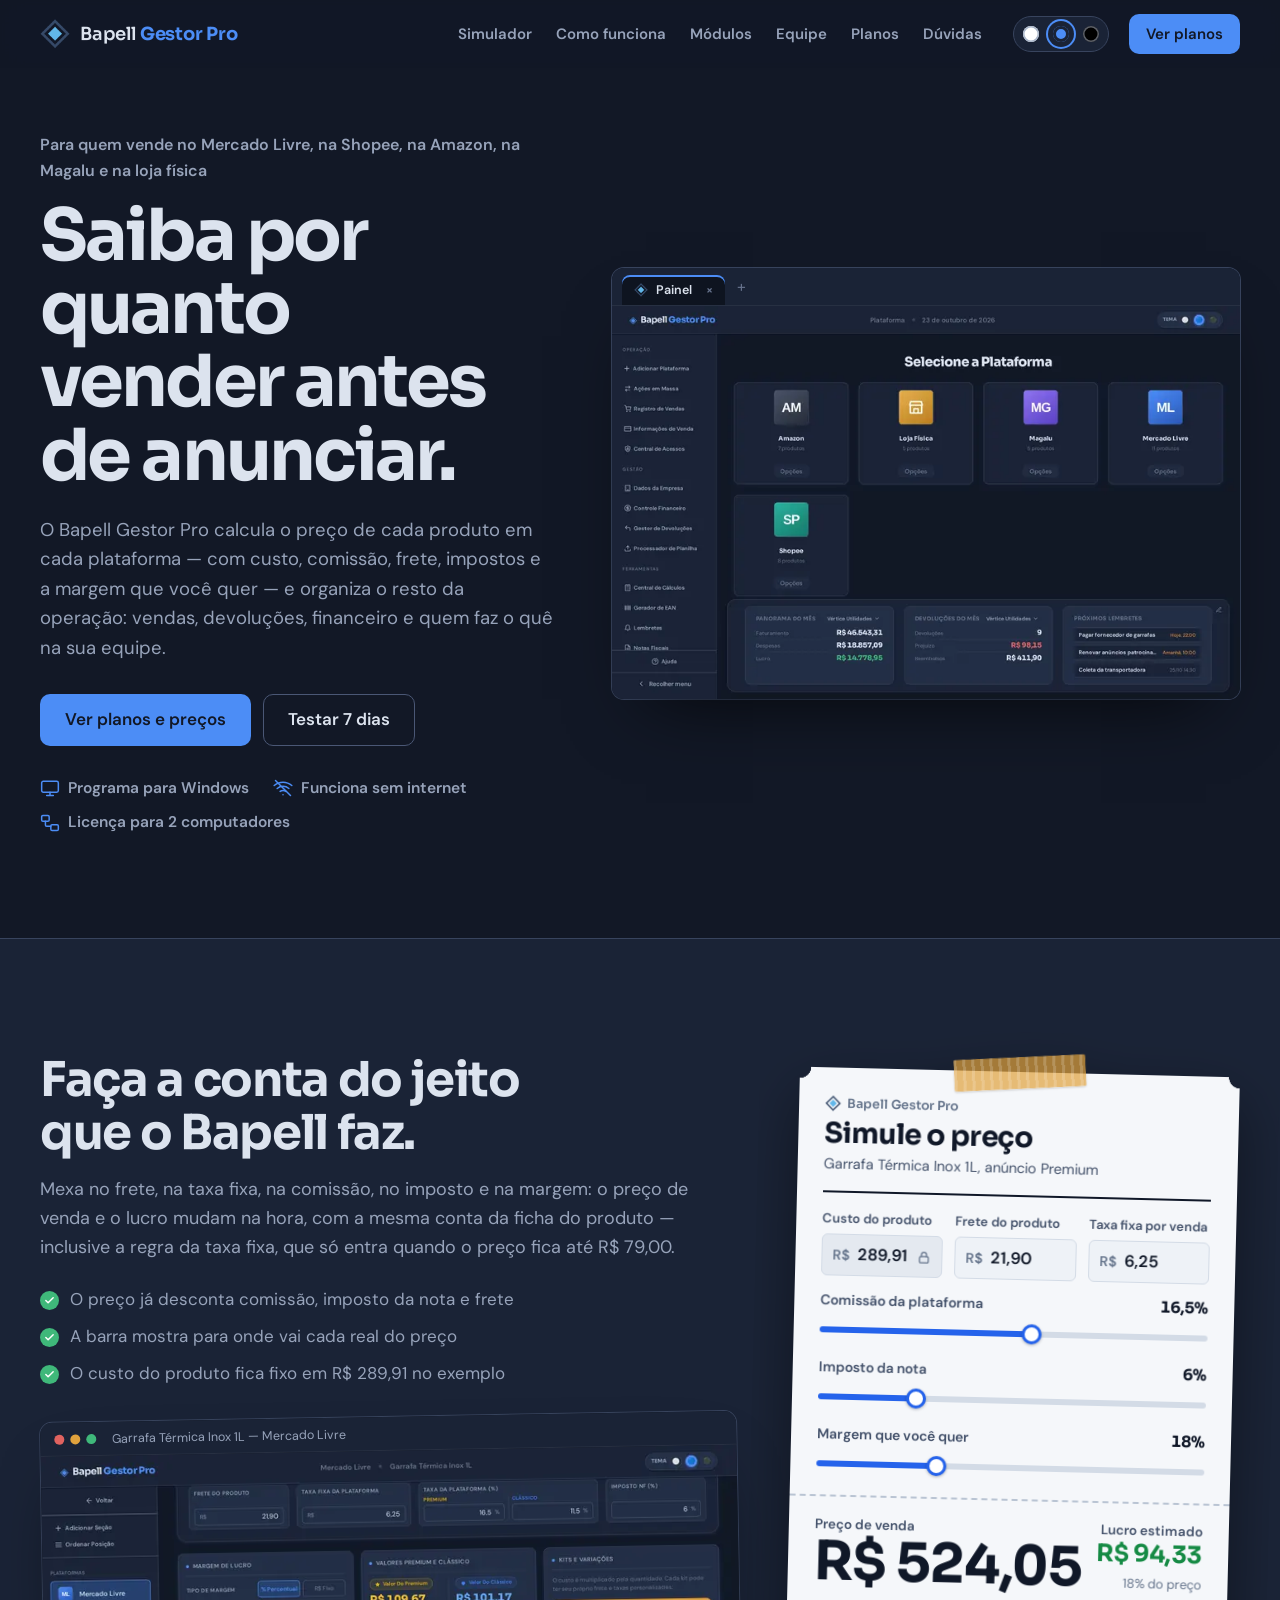
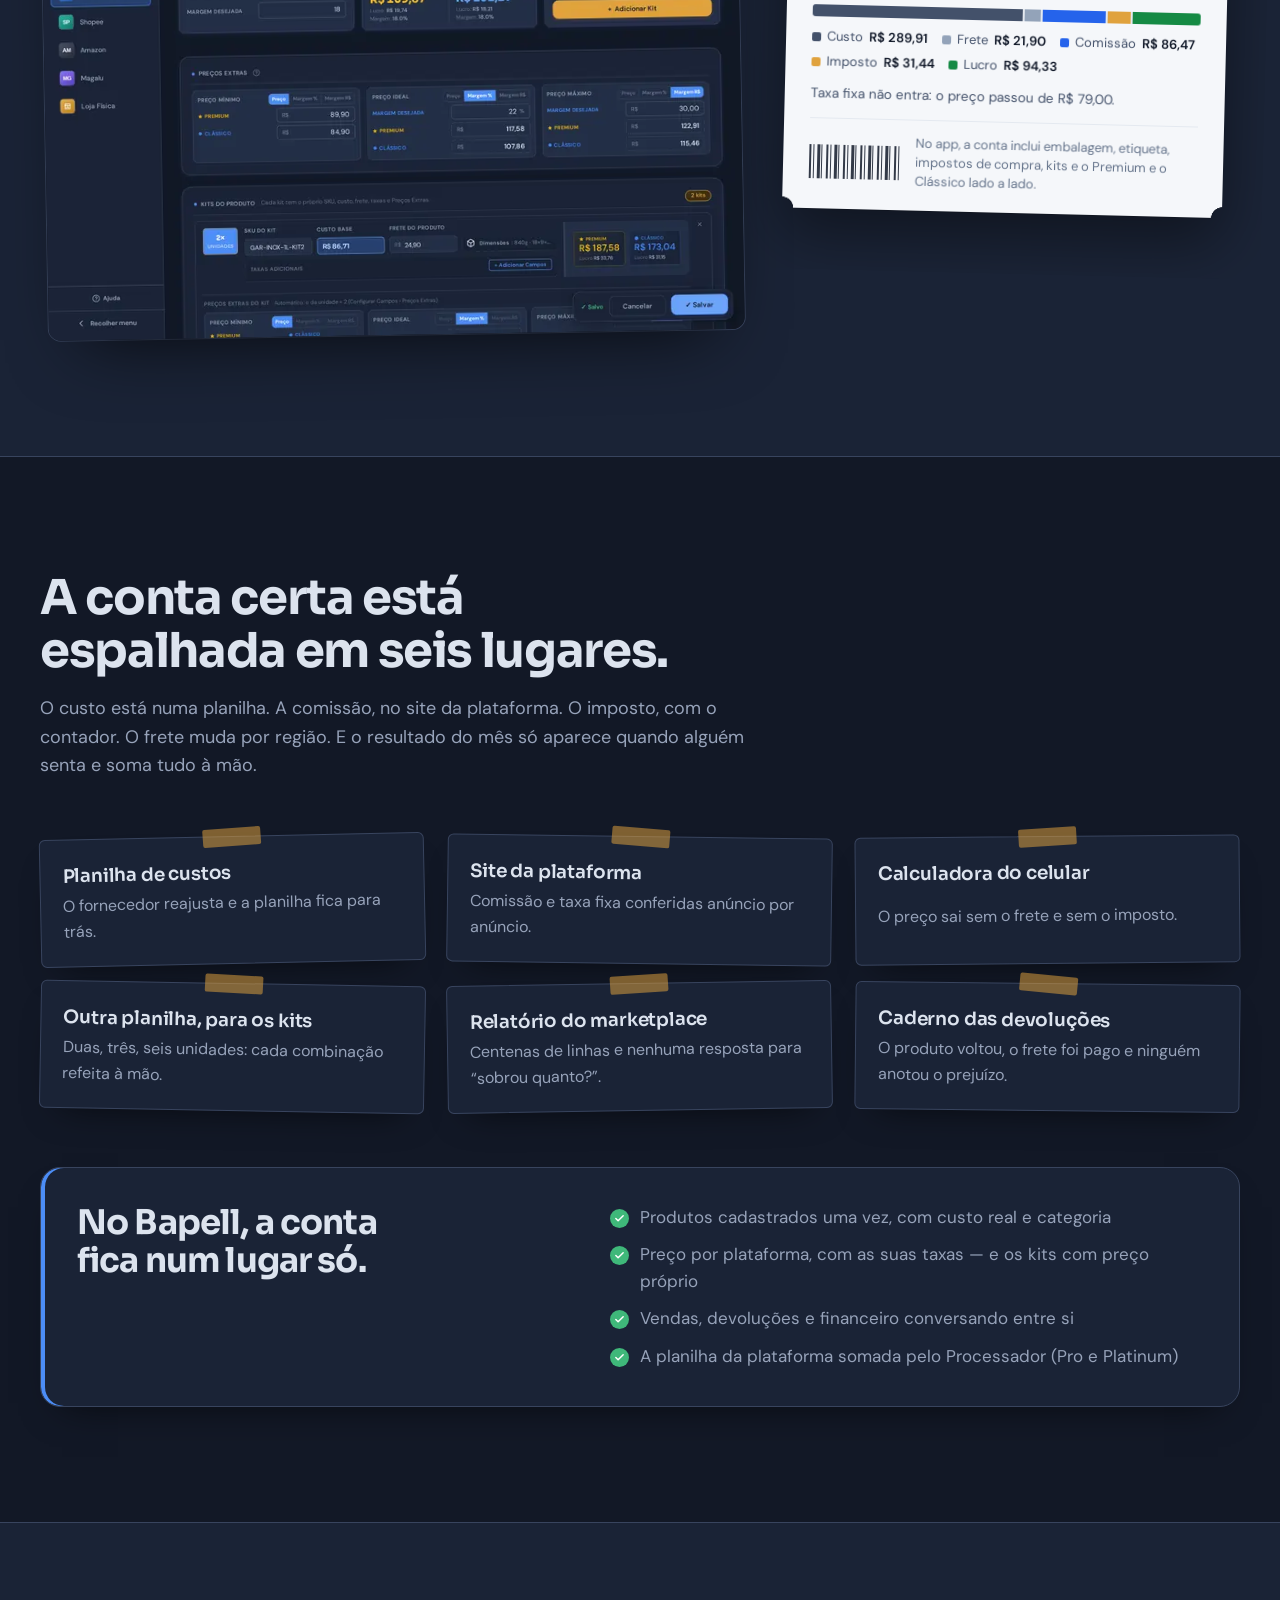
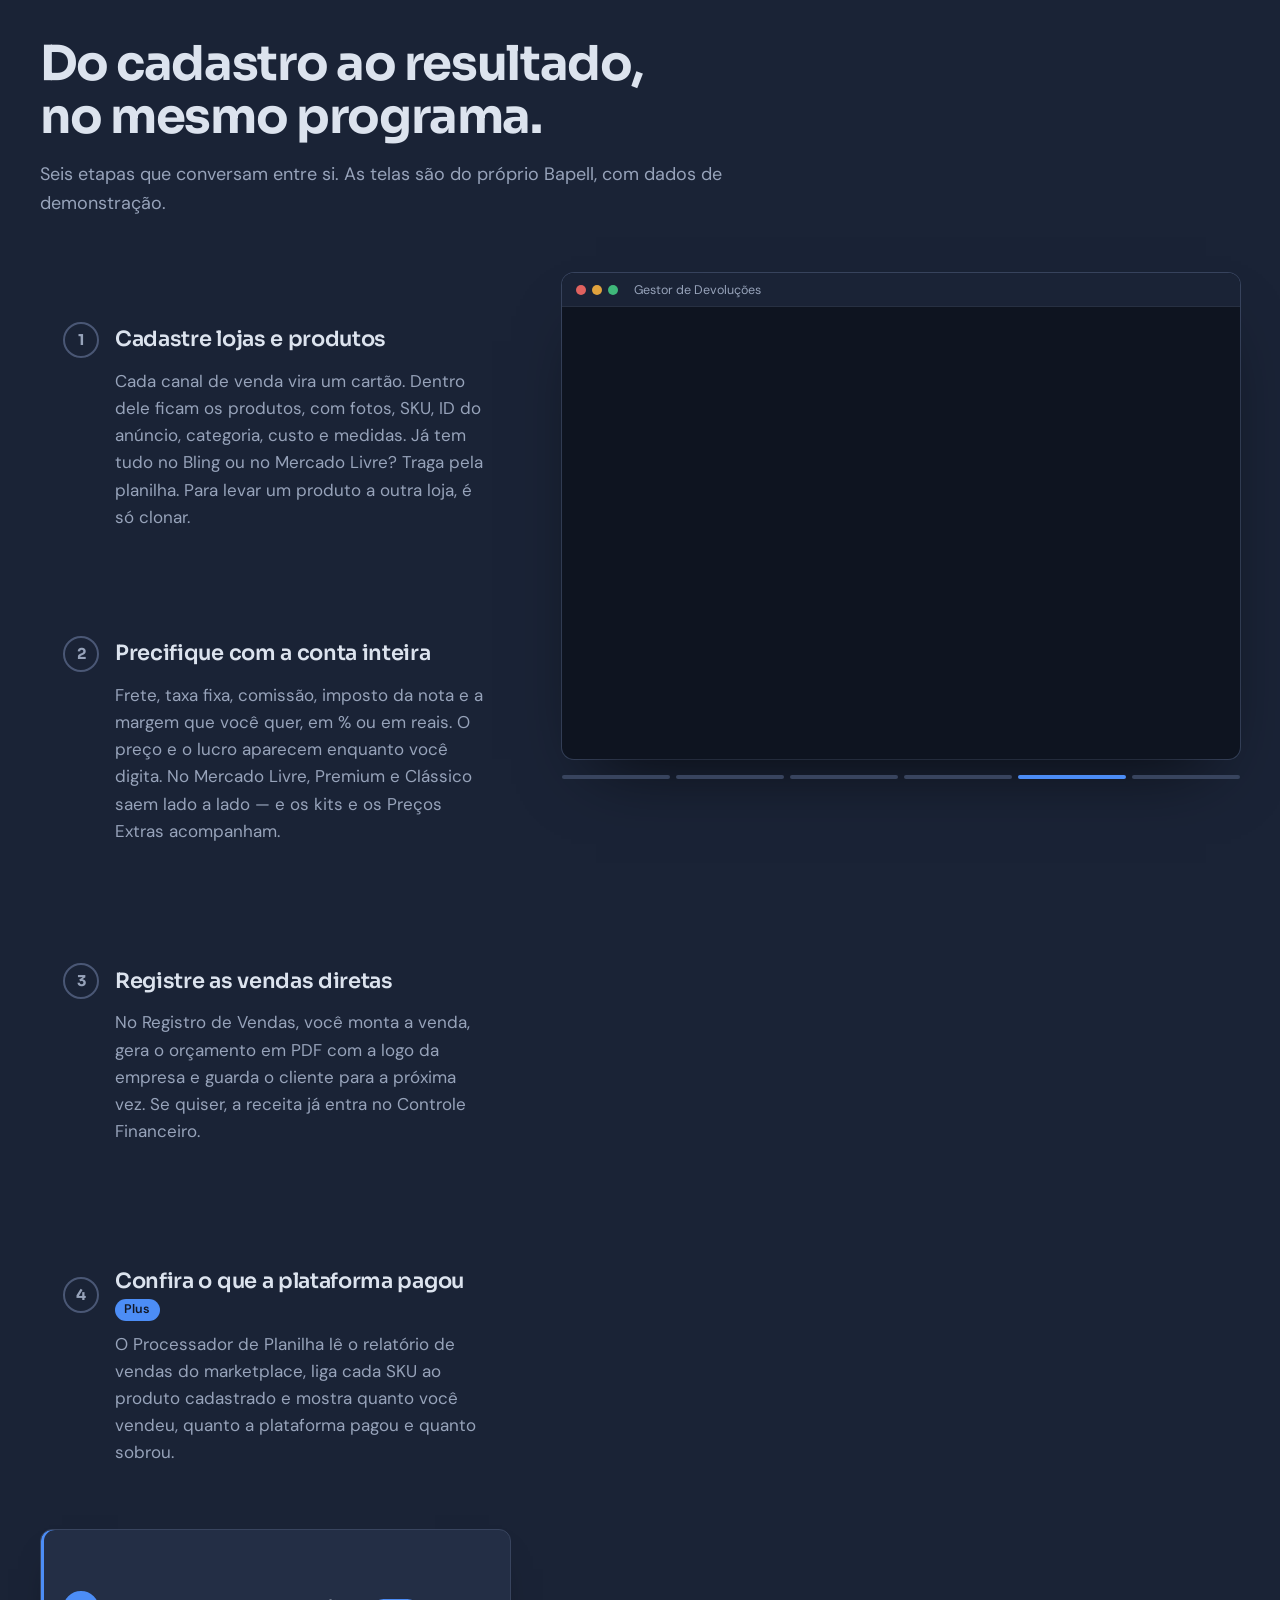
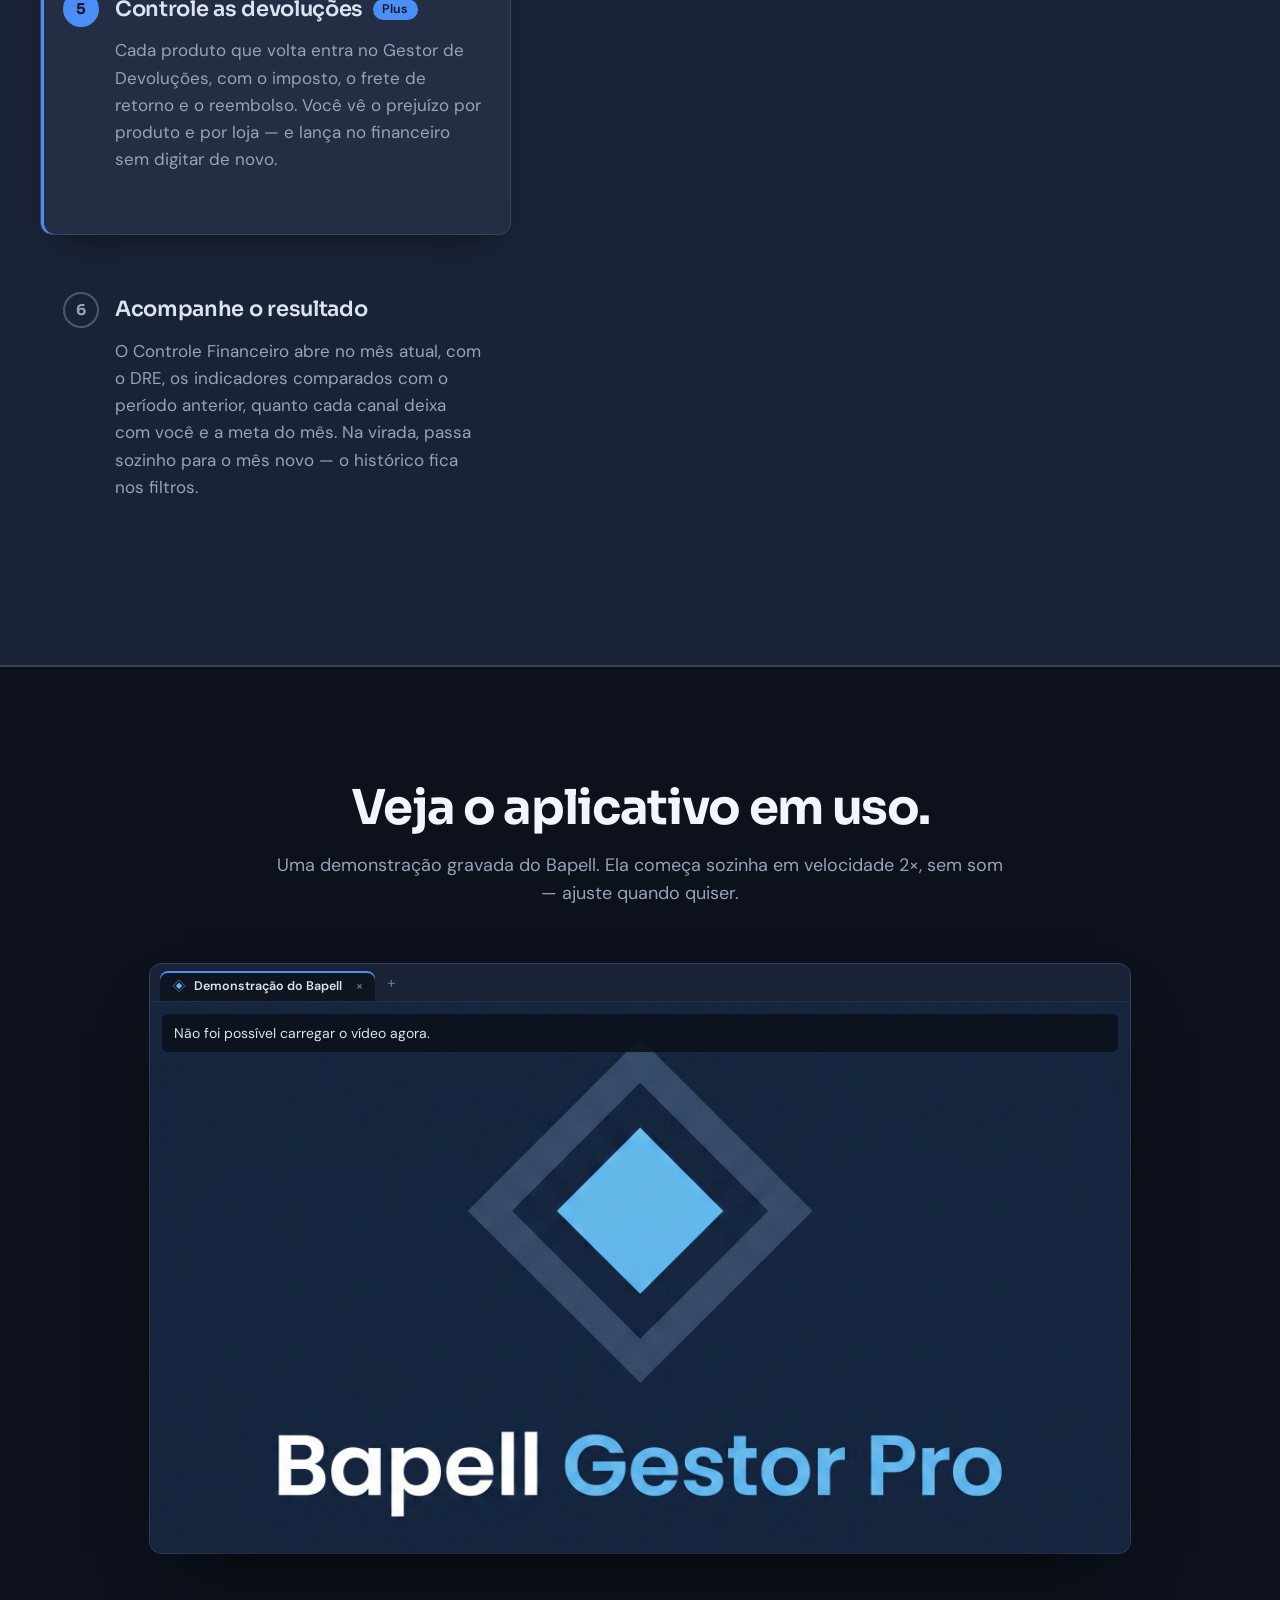
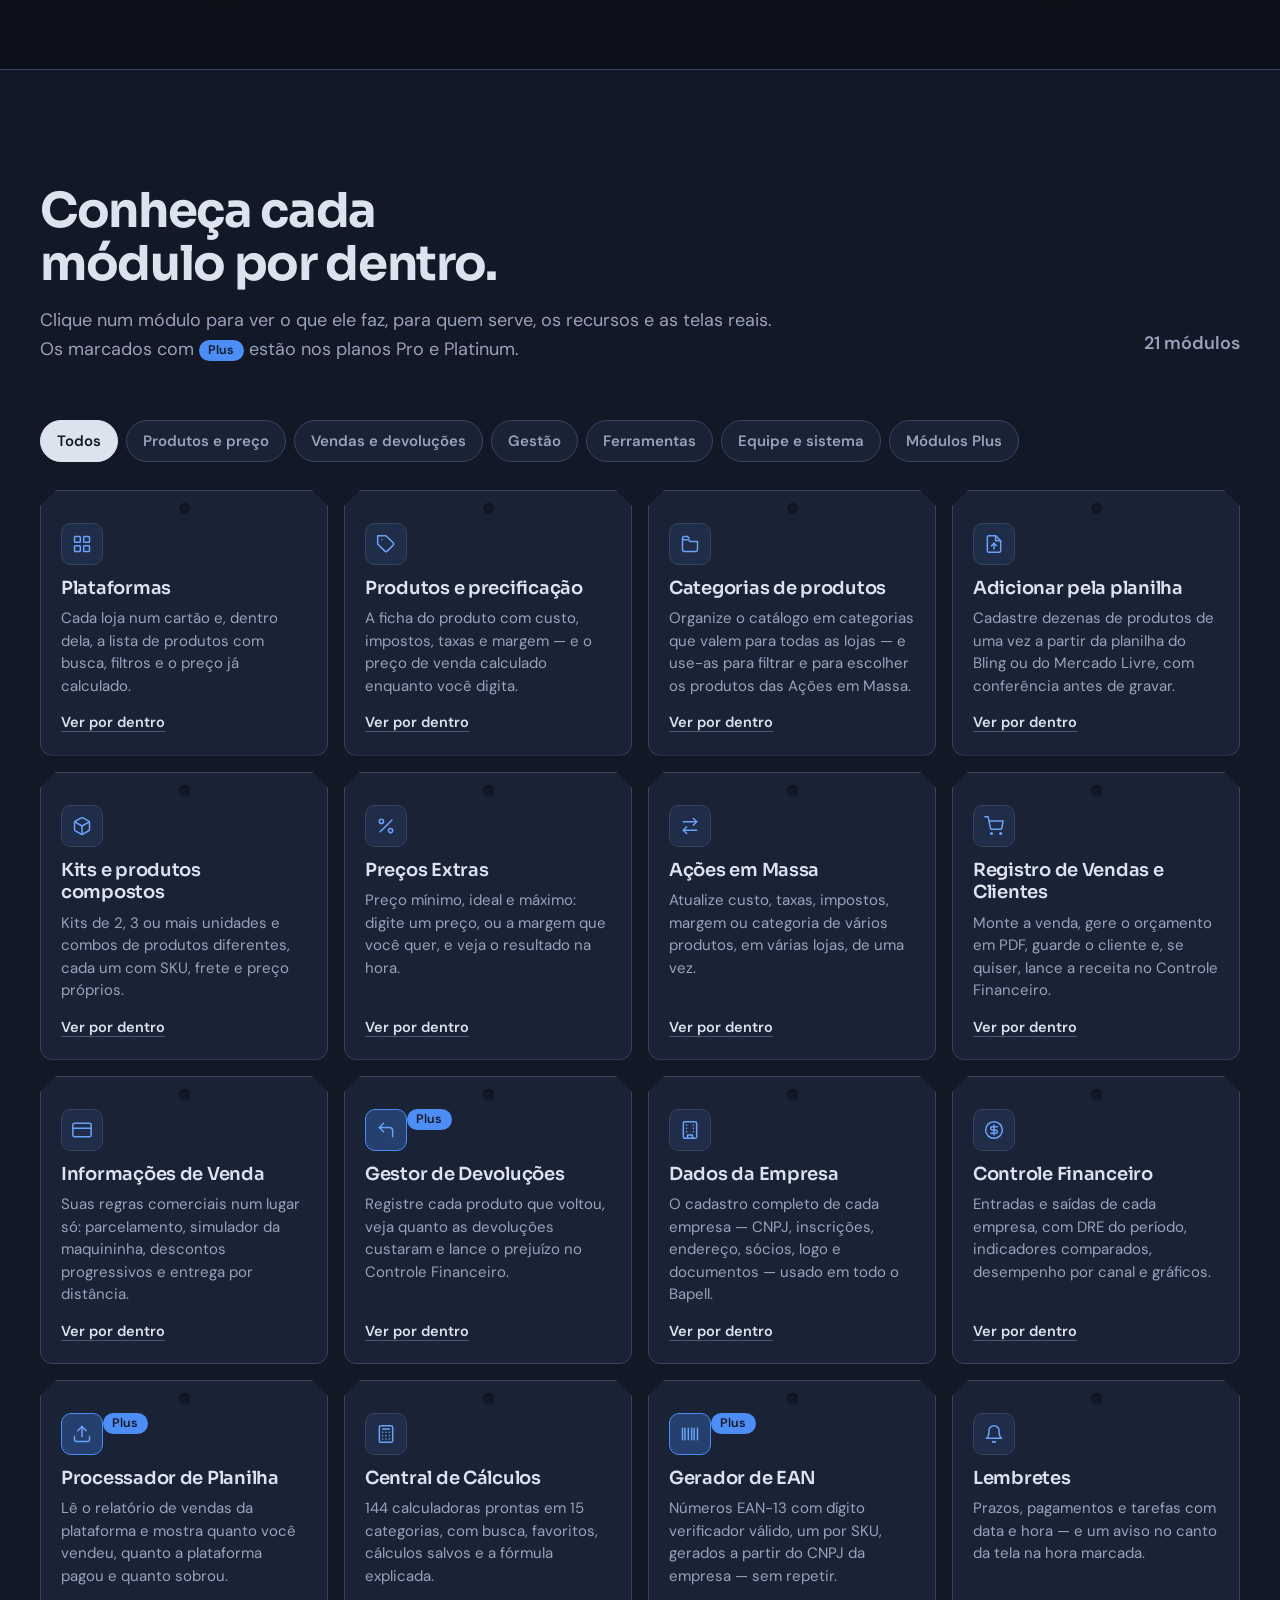
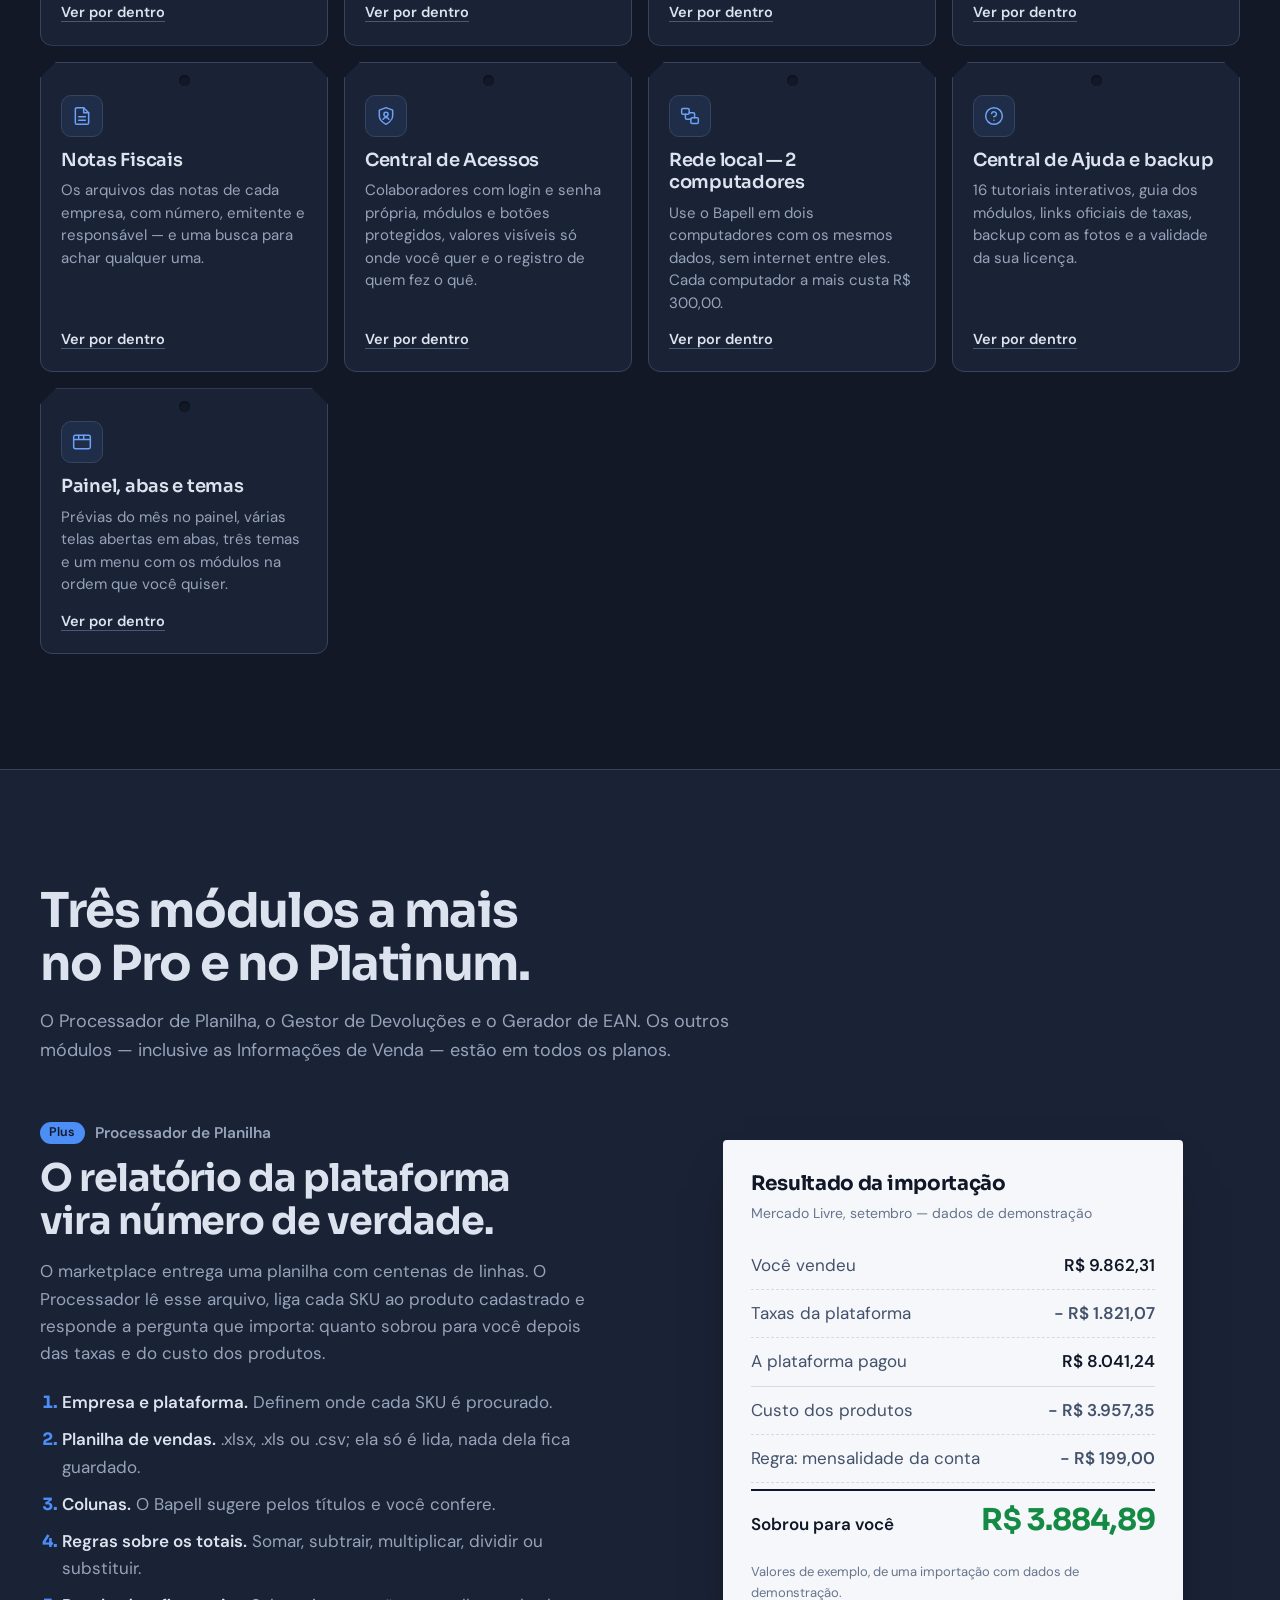
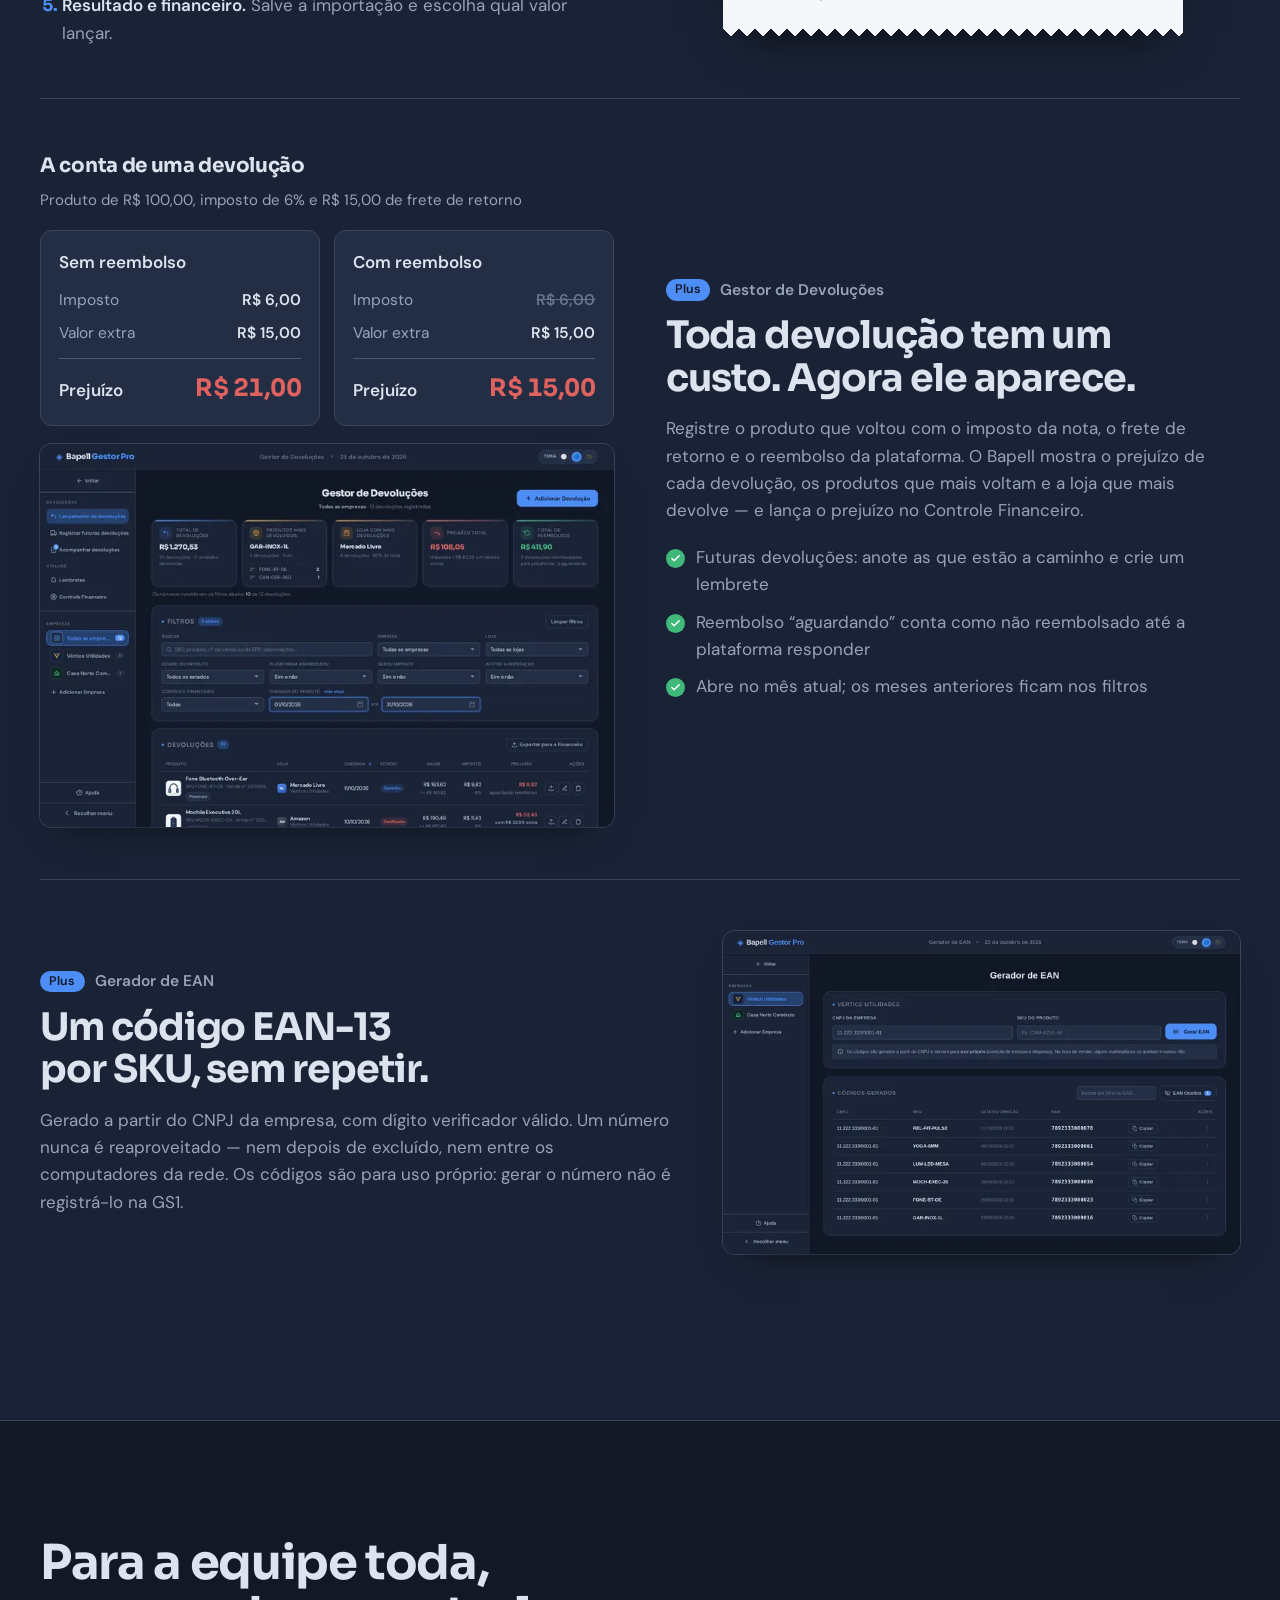
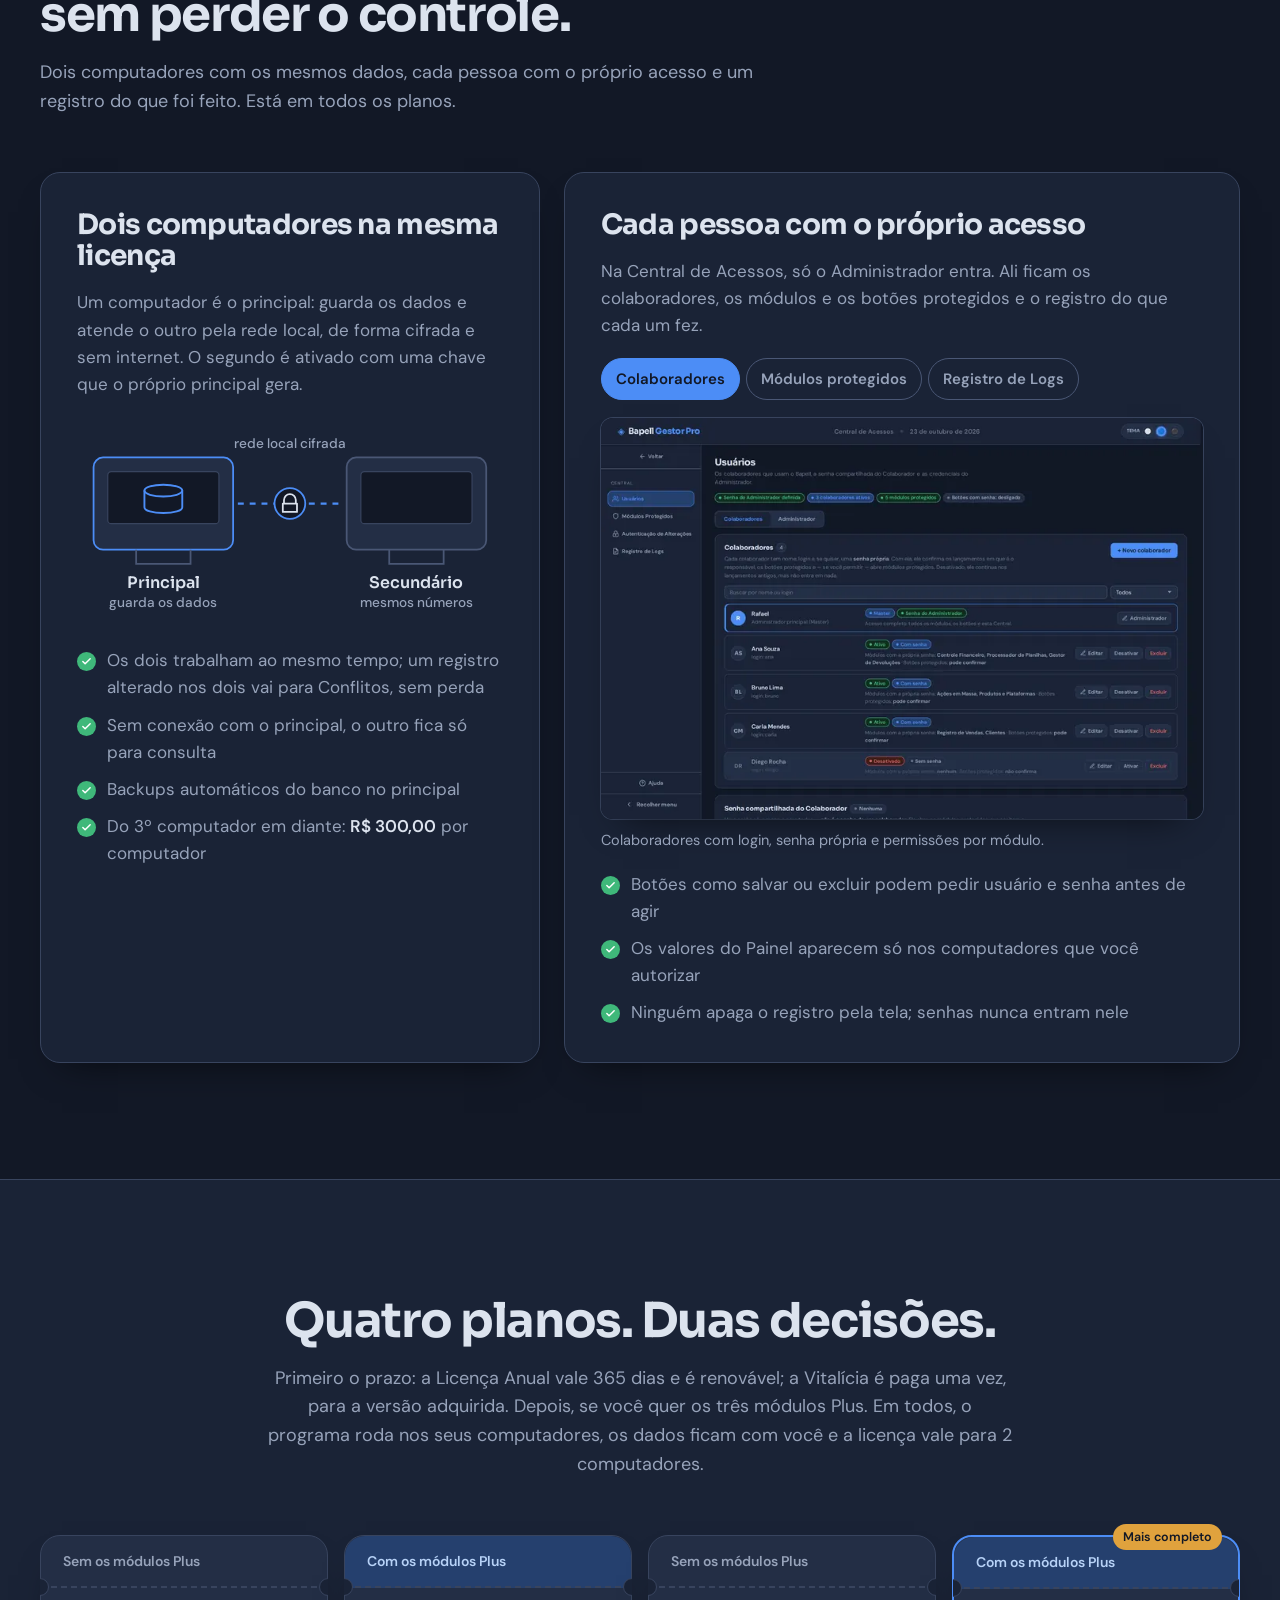
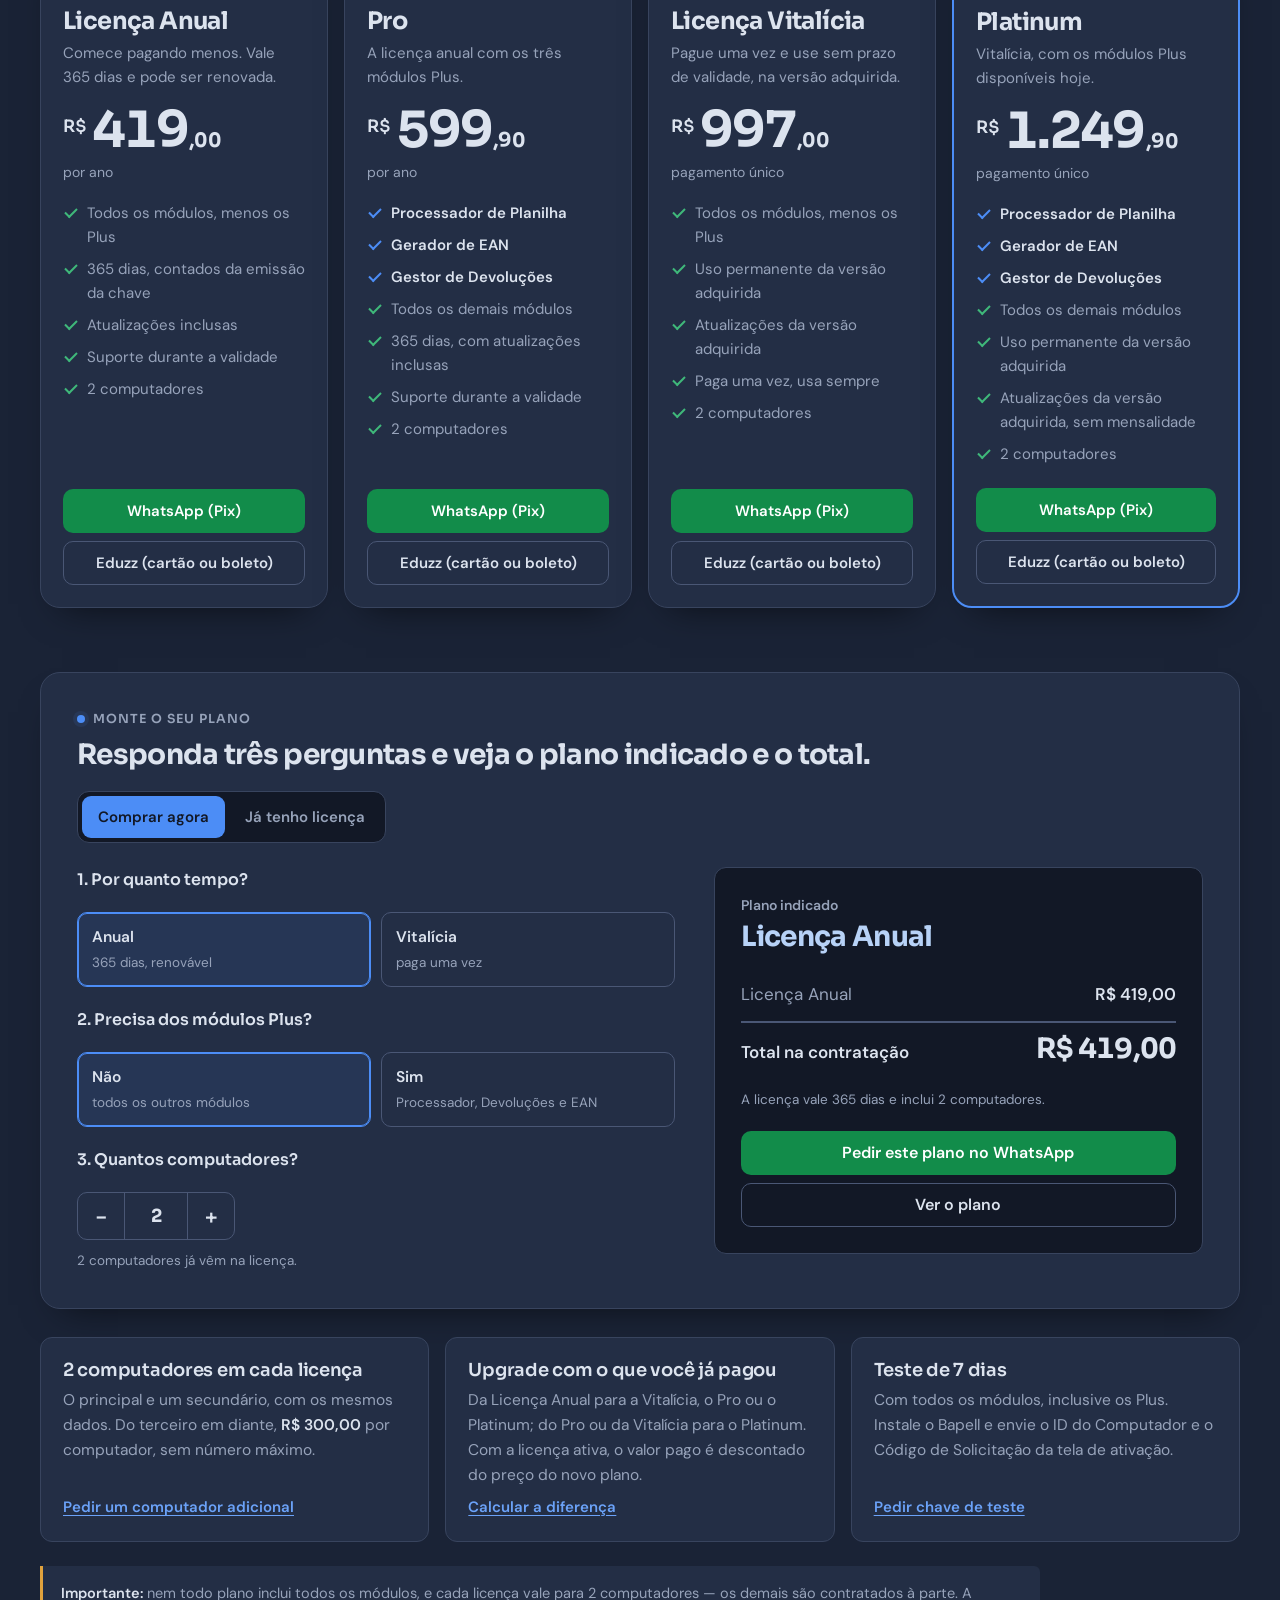
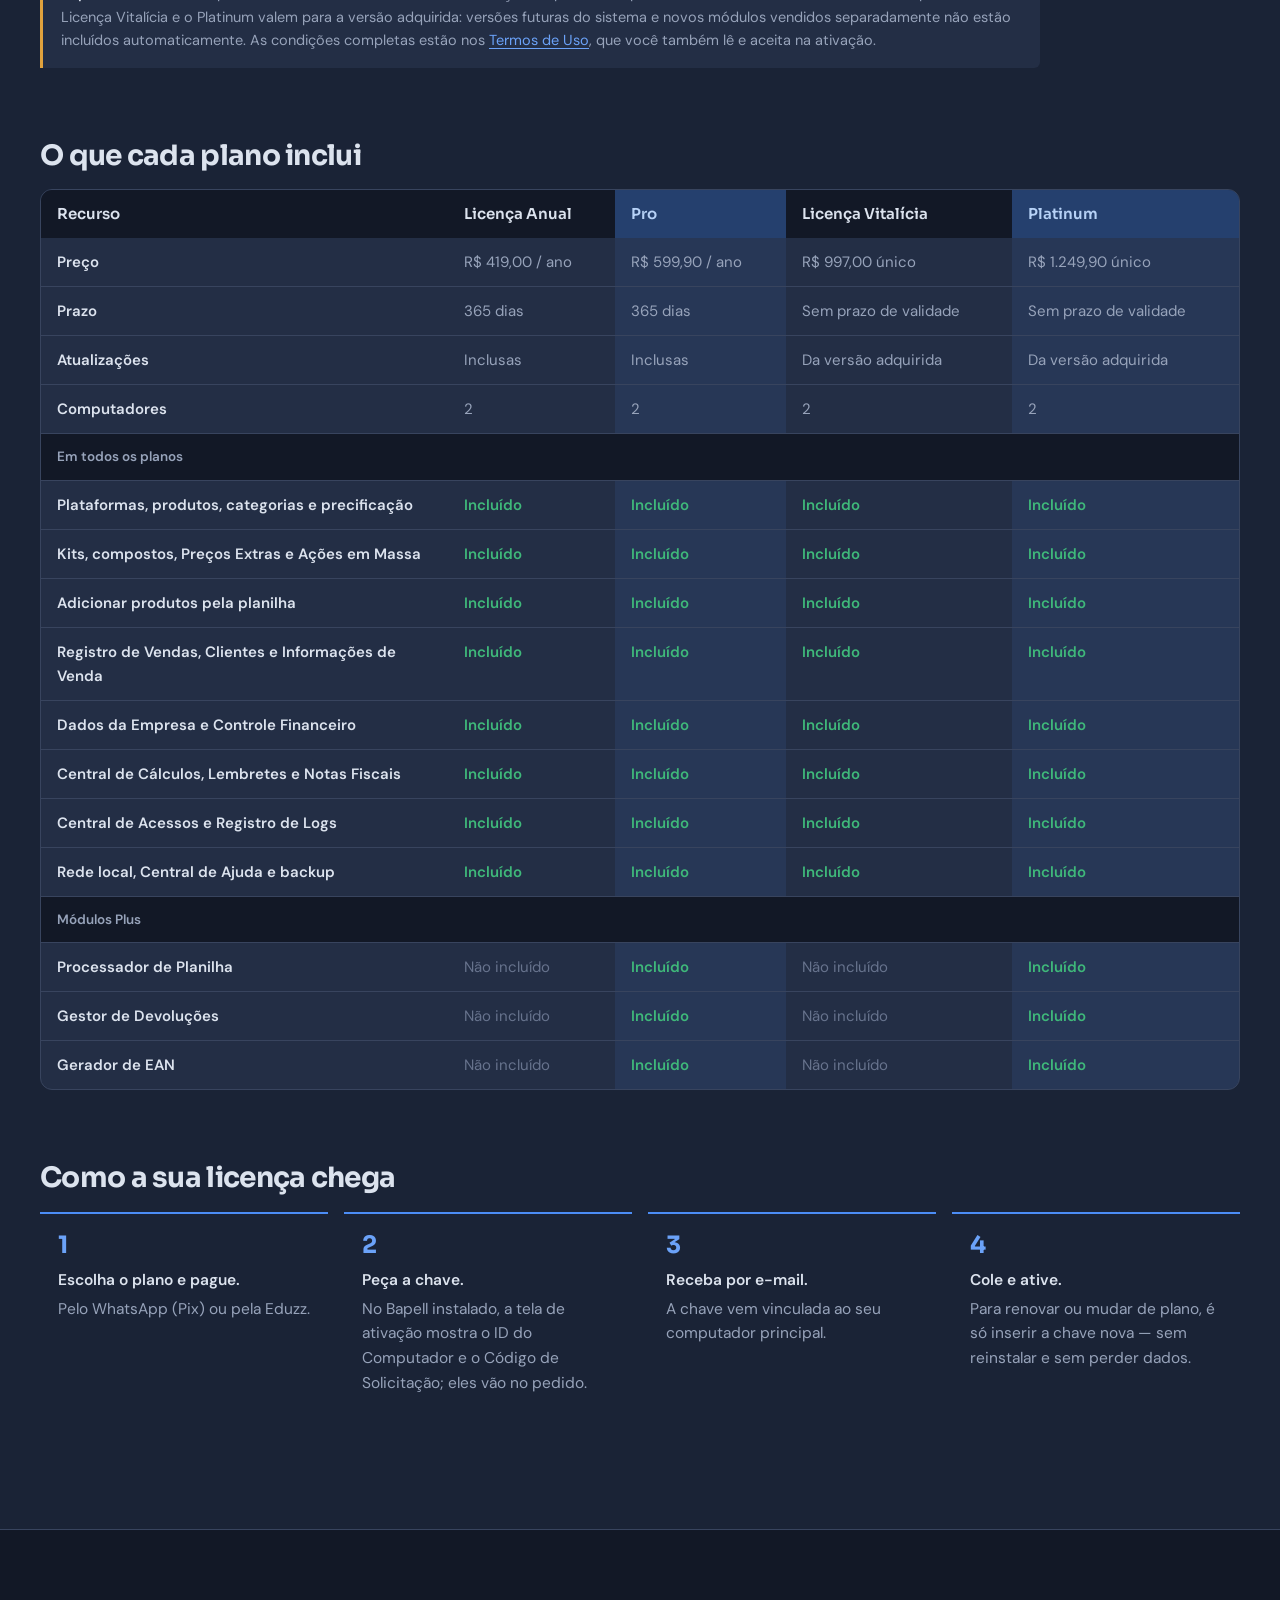
<file: index.html>
<!DOCTYPE html>
<html lang="pt-BR" data-theme="dark">
<head>
  <meta charset="UTF-8" />
  <meta name="viewport" content="width=device-width, initial-scale=1, viewport-fit=cover" />
  <meta name="theme-color" content="#121826" />
  <title>Bapell Gestor Pro — preço certo e gestão para quem vende em marketplace</title>
  <meta name="description" content="Programa para Windows que calcula o preço de venda de cada produto em cada plataforma — com custo, comissão, frete, impostos e margem — e organiza vendas, devoluções, financeiro e a equipe. Funciona sem internet e vale para 2 computadores." />
  <meta property="og:type" content="website" />
  <meta property="og:title" content="Bapell Gestor Pro — saiba por quanto vender antes de anunciar" />
  <meta property="og:description" content="Precificação por plataforma, kits, Preços Extras, vendas, devoluções, financeiro e Central de Acessos. Programa para Windows, sem internet, licença para 2 computadores." />
  <meta property="og:locale" content="pt_BR" />
  <meta property="og:image" content="img/app/painel.webp" />
  <link rel="icon" type="image/png" href="icon.png" />
  <!-- O tema escolhido (Claro, Padrão ou Dark Absoluto) vale antes de a página
       aparecer: sem piscar a cor errada. Padrão = o tema escuro do Bapell. -->
  <script>
    (function () {
      var t = "dark";
      try { t = localStorage.getItem("bapell_site_tema") || "dark"; } catch (e) {}
      if (t !== "light" && t !== "dark" && t !== "midnight") t = "dark";
      document.documentElement.setAttribute("data-theme", t);
      var cor = document.querySelector('meta[name="theme-color"]');
      if (cor) cor.setAttribute("content", { light: "#F4F6FA", dark: "#121826", midnight: "#000000" }[t]);
      document.documentElement.classList.add("js");
    })();
  </script>
  <!-- As fontes do próprio Bapell (Sora nos títulos e DM Sans no texto) ficam na pasta fonts/. -->
  <link rel="preload" as="font" type="font/woff2" href="fonts/sora-latin-700-normal.woff2" crossorigin />
  <link rel="preload" as="font" type="font/woff2" href="fonts/dm-sans-latin-400-normal.woff2" crossorigin />
  <link rel="preload" as="image" href="img/app/painel.webp" imagesrcset="img/app/painel-p.webp 760w, img/app/painel.webp 1600w" imagesizes="(max-width: 1060px) 92vw, 660px" />
  <link rel="stylesheet" href="styles.css" />
</head>

<body id="topo">
  <a class="pular" href="#conteudo">Ir para o conteúdo</a>

  <!-- ═══════════════ NAVEGAÇÃO ═══════════════ -->
  <header class="nav" id="nav">
    <div class="nav__in">
      <a class="marca" href="#topo" aria-label="Bapell Gestor Pro — início">
        <img src="icon.png" alt="" width="30" height="30" />
        <span>Bapell <b>Gestor Pro</b></span>
      </a>
      <nav class="nav__links" aria-label="Principal">
        <a href="#simulador">Simulador</a>
        <a href="#como-funciona">Como funciona</a>
        <a href="#modulos">Módulos</a>
        <a href="#equipe">Equipe</a>
        <a href="#planos">Planos</a>
        <a href="#faq">Dúvidas</a>
      </nav>
      <div class="tema" role="group" aria-label="Tema do site">
        <span class="tema__rot">Tema</span>
        <button type="button" class="tema__btn tema__btn--claro" data-tema="light" aria-pressed="false" title="Tema Claro"><span class="sr">Claro</span></button>
        <button type="button" class="tema__btn tema__btn--padrao" data-tema="dark" aria-pressed="true" title="Tema Padrão (escuro)"><span class="sr">Padrão</span></button>
        <button type="button" class="tema__btn tema__btn--absoluto" data-tema="midnight" aria-pressed="false" title="Tema Dark Absoluto"><span class="sr">Dark Absoluto</span></button>
      </div>
      <a class="btn btn--azul nav__cta" href="#planos">Ver planos</a>
      <button class="nav__menu" id="navMenu" type="button" aria-expanded="false" aria-controls="menuMobile" aria-label="Abrir o menu">
        <span></span><span></span>
      </button>
    </div>
    <div class="menu-mobile" id="menuMobile" hidden>
      <a href="#simulador">Simulador de preço</a>
      <a href="#como-funciona">Como funciona</a>
      <a href="#modulos">Módulos</a>
      <a href="#plus">Módulos Plus</a>
      <a href="#equipe">Equipe e computadores</a>
      <a href="#planos">Planos e preços</a>
      <a href="#faq">Dúvidas</a>
      <div class="tema tema--menu" role="group" aria-label="Tema do site">
        <span class="tema__rot">Tema</span>
        <button type="button" class="tema__btn tema__btn--claro" data-tema="light" aria-pressed="false">Claro</button>
        <button type="button" class="tema__btn tema__btn--padrao" data-tema="dark" aria-pressed="true">Padrão</button>
        <button type="button" class="tema__btn tema__btn--absoluto" data-tema="midnight" aria-pressed="false">Dark Absoluto</button>
      </div>
      <a class="btn btn--azul" href="#planos">Ver planos e comprar</a>
    </div>
  </header>

  <main id="conteudo">

    <!-- ═══════════════ TOPO ═══════════════ -->
    <section class="topo" aria-labelledby="topoTitulo">
      <div class="topo__in">
        <div class="topo__texto">
          <p class="topo__para">Para quem vende no Mercado Livre, na Shopee, na Amazon, na Magalu e na loja física</p>
          <h1 id="topoTitulo">Saiba por quanto vender <em>antes</em> de anunciar.</h1>
        </div>

        <!-- A tela do Painel do Bapell, numa janela com a barra de abas do app -->
        <figure class="topo__tela janela" aria-hidden="true">
          <div class="janela__abas">
            <span class="janela__aba"><img class="janela__aba-ico" src="icon.png" alt="" width="14" height="14" />Painel<i>×</i></span>
            <span class="janela__mais">+</span>
          </div>
          <img width="1600" height="1000" src="img/app/painel.webp" srcset="img/app/painel-p.webp 760w, img/app/painel.webp 1600w" sizes="(max-width: 1060px) 92vw, 660px" alt="" fetchpriority="high" decoding="async" />
        </figure>

        <div class="topo__resto">
          <p class="topo__sub">
            O Bapell Gestor Pro calcula o preço de cada produto em cada plataforma — com custo, comissão,
            frete, impostos e a margem que você quer — e organiza o resto da operação: vendas, devoluções,
            financeiro e quem faz o quê na sua equipe.
          </p>
          <div class="topo__acoes">
            <a class="btn btn--azul btn--g" href="#planos">Ver planos e preços</a>
            <a class="btn btn--linha btn--g" href="https://api.whatsapp.com/send/?phone=5541988995503&amp;text=Ol%C3%A1%21+Gostaria+de+testar+o+*Bapell+Gestor+Pro*+por+7+dias&amp;type=phone_number&amp;app_absent=0" target="_blank" rel="noopener">Testar 7 dias</a>
          </div>
          <ul class="topo__fatos">
            <li><svg class="ico" viewBox="0 0 24 24" aria-hidden="true"><rect x="2" y="4" width="20" height="13" rx="2"/><path d="M8 21h8M12 17v4"/></svg>Programa para Windows</li>
            <li><svg class="ico" viewBox="0 0 24 24" aria-hidden="true"><path d="M5 12.55a11 11 0 0 1 14.08 0"/><path d="M1.42 9a16 16 0 0 1 21.16 0"/><path d="M8.53 16.11a6 6 0 0 1 6.95 0"/><line x1="12" y1="20" x2="12.01" y2="20"/><line x1="3" y1="3" x2="21" y2="21"/></svg>Funciona sem internet</li>
            <li><svg class="ico" viewBox="0 0 24 24" aria-hidden="true"><rect x="2" y="3" width="9" height="7" rx="1.5"/><rect x="13" y="14" width="9" height="7" rx="1.5"/><path d="M6.5 10v4.5a1.5 1.5 0 0 0 1.5 1.5h5"/></svg>Licença para 2 computadores</li>
          </ul>
        </div>
      </div>
    </section>

    <!-- ═══════════════ SIMULADOR (a etiqueta) ═══════════════ -->
    <section class="secao simulador" id="simulador" aria-labelledby="simH">
      <div class="in simulador__in">
        <div class="simulador__texto">
          <h2 id="simH">Faça a conta do jeito que o Bapell faz.</h2>
          <p class="simulador__sub">Mexa no frete, na taxa fixa, na comissão, no imposto e na margem: o preço de venda e o lucro mudam na hora, com a mesma conta da ficha do produto — inclusive a regra da taxa fixa, que só entra quando o preço fica até R$ 79,00.</p>
          <ul class="checks">
            <li>O preço já desconta comissão, imposto da nota e frete</li>
            <li>A barra mostra para onde vai cada real do preço</li>
            <li>O custo do produto fica fixo em R$ 289,91 no exemplo</li>
          </ul>
          <figure class="janela simulador__janela" aria-hidden="true">
            <div class="janela__barra"><i></i><i></i><i></i><span>Garrafa Térmica Inox 1L — Mercado Livre</span></div>
            <img width="760" height="528" src="img/app/produto-preco-p.webp" alt="" loading="lazy" decoding="async" />
          </figure>
        </div>

        <!-- A etiqueta: a mesma conta da ficha do produto, resumida. O custo do produto é fixo
             (R$ 289,91) e não pode ser alterado: o campo é só leitura e o script sempre usa
             esse valor. Os outros campos continuam livres. -->
        <div class="etiqueta" id="etiqueta" role="group" aria-labelledby="etqTitulo">
          <span class="fita" aria-hidden="true"></span>
          <div class="etiqueta__cab">
            <p class="etiqueta__marca"><img src="icon.png" alt="" width="16" height="16" />Bapell Gestor Pro</p>
            <h3 id="etqTitulo">Simule o preço</h3>
            <p class="etiqueta__prod">Garrafa Térmica Inox 1L, anúncio Premium</p>
          </div>
          <div class="etiqueta__campos">
            <label class="campo"><span>Custo do produto</span><span class="campo__din campo__din--fixo" title="Valor fixo do exemplo"><i>R$</i><input id="custo" type="text" inputmode="decimal" value="289,91" readonly autocomplete="off" /><svg class="campo__cadeado" viewBox="0 0 24 24" aria-hidden="true"><rect x="5" y="11" width="14" height="10" rx="2"/><path d="M8 11V8a4 4 0 0 1 8 0v3"/></svg></span></label>
            <label class="campo"><span>Frete do produto</span><span class="campo__din"><i>R$</i><input id="frete" type="text" inputmode="decimal" value="21,90" autocomplete="off" /></span></label>
            <label class="campo"><span>Taxa fixa por venda</span><span class="campo__din"><i>R$</i><input id="taxaFixa" type="text" inputmode="decimal" value="6,25" autocomplete="off" /></span></label>
            <div class="desliza">
              <div class="desliza__rot"><label for="comissao">Comissão da plataforma</label> <output id="comissaoOut" for="comissao">16,5%</output></div>
              <input id="comissao" type="range" min="0" max="30" step="0.5" value="16.5" />
            </div>
            <div class="desliza">
              <div class="desliza__rot"><label for="imposto">Imposto da nota</label> <output id="impostoOut" for="imposto">6%</output></div>
              <input id="imposto" type="range" min="0" max="25" step="0.5" value="6" />
            </div>
            <div class="desliza">
              <div class="desliza__rot"><label for="margem">Margem que você quer</label> <output id="margemOut" for="margem">18%</output></div>
              <input id="margem" type="range" min="0" max="60" step="0.5" value="18" />
            </div>
          </div>
          <div class="etiqueta__picote" aria-hidden="true"></div>
          <div class="etiqueta__res" aria-live="polite">
            <div>
              <p class="etiqueta__rot">Preço de venda</p>
              <p class="etiqueta__preco" id="preco">R$ 524,05</p>
            </div>
            <div class="etiqueta__lucro">
              <p class="etiqueta__rot">Lucro estimado</p>
              <p><b id="lucro">R$ 94,33</b> <span id="margemReal">18% do preço</span></p>
            </div>
          </div>
          <div class="barra" id="bar" role="img" aria-label="Para onde vai o preço de venda"></div>
          <ul class="barra__legenda" id="barLegenda"></ul>
          <p class="etiqueta__taxa" id="taxaLinha"></p>
          <p class="etiqueta__aviso" id="warn" hidden>Comissão, imposto e margem somados não podem chegar a 100% do preço.</p>
          <div class="etiqueta__pe">
            <span class="codigo" aria-hidden="true"></span>
            <p>No app, a conta inclui embalagem, etiqueta, impostos de compra, kits e o Premium e o Clássico lado a lado.</p>
          </div>
          <button type="button" class="etiqueta__reset" id="etqReset" hidden>Voltar aos valores do exemplo</button>
        </div>
      </div>
    </section>

    <!-- ═══════════════ O PROBLEMA ═══════════════ -->
    <section class="secao problema" id="problema" aria-labelledby="probTitulo">
      <div class="in">
        <div class="cab">
          <h2 id="probTitulo">A conta certa está espalhada em seis lugares.</h2>
          <p>O custo está numa planilha. A comissão, no site da plataforma. O imposto, com o contador. O frete muda por região. E o resultado do mês só aparece quando alguém senta e soma tudo à mão.</p>
        </div>
        <div class="problema__grade">
          <ul class="papeis">
            <li class="papel"><b>Planilha de custos</b><span>O fornecedor reajusta e a planilha fica para trás.</span></li>
            <li class="papel"><b>Site da plataforma</b><span>Comissão e taxa fixa conferidas anúncio por anúncio.</span></li>
            <li class="papel"><b>Calculadora do celular</b><span>O preço sai sem o frete e sem o imposto.</span></li>
            <li class="papel"><b>Outra planilha, para os kits</b><span>Duas, três, seis unidades: cada combinação refeita à mão.</span></li>
            <li class="papel"><b>Relatório do marketplace</b><span>Centenas de linhas e nenhuma resposta para “sobrou quanto?”.</span></li>
            <li class="papel"><b>Caderno das devoluções</b><span>O produto voltou, o frete foi pago e ninguém anotou o prejuízo.</span></li>
          </ul>
          <div class="um" id="antes">
            <h3>No Bapell, a conta fica num lugar só.</h3>
            <ul class="checks">
              <li>Produtos cadastrados uma vez, com custo real e categoria</li>
              <li>Preço por plataforma, com as suas taxas — e os kits com preço próprio</li>
              <li>Vendas, devoluções e financeiro conversando entre si</li>
              <li>A planilha da plataforma somada pelo Processador (Pro e Platinum)</li>
            </ul>
          </div>
        </div>
      </div>
    </section>

    <!-- ═══════════════ COMO FUNCIONA ═══════════════ -->
    <section class="secao como" id="como-funciona" aria-labelledby="comoH">
      <div class="in">
        <div class="cab">
          <h2 id="comoH">Do cadastro ao resultado, no mesmo programa.</h2>
          <p>Seis etapas que conversam entre si. As telas são do próprio Bapell, com dados de demonstração.</p>
        </div>
        <div class="como__grade">
          <ol class="passos">
            <li class="passo passo--ativo" data-tela="plataforma" data-titulo="Mercado Livre — produtos" data-alt="Lista de produtos do Mercado Livre com categorias, Premium e Clássico">
              <span class="passo__n">1</span>
              <h3>Cadastre lojas e produtos</h3>
              <p>Cada canal de venda vira um cartão. Dentro dele ficam os produtos, com fotos, SKU, ID do anúncio, categoria, custo e medidas. Já tem tudo no Bling ou no Mercado Livre? Traga pela planilha. Para levar um produto a outra loja, é só clonar.</p>
              <img width="760" height="475" class="passo__img" src="img/app/plataforma-p.webp" alt="Lista de produtos do Mercado Livre com categorias" loading="lazy" decoding="async" />
            </li>
            <li class="passo" data-tela="produto-preco" data-titulo="Ficha do produto" data-alt="Ficha do produto com Premium e Clássico e os Preços Extras">
              <span class="passo__n">2</span>
              <h3>Precifique com a conta inteira</h3>
              <p>Frete, taxa fixa, comissão, imposto da nota e a margem que você quer, em % ou em reais. O preço e o lucro aparecem enquanto você digita. No Mercado Livre, Premium e Clássico saem lado a lado — e os kits e os Preços Extras acompanham.</p>
              <img width="760" height="528" class="passo__img" src="img/app/produto-preco-p.webp" alt="Ficha do produto com Premium e Clássico" loading="lazy" decoding="async" />
            </li>
            <li class="passo" data-tela="registro-vendas" data-titulo="Registro de Vendas" data-alt="Vendas lançadas com indicadores e filtros">
              <span class="passo__n">3</span>
              <h3>Registre as vendas diretas</h3>
              <p>No Registro de Vendas, você monta a venda, gera o orçamento em PDF com a logo da empresa e guarda o cliente para a próxima vez. Se quiser, a receita já entra no Controle Financeiro.</p>
              <img width="760" height="475" class="passo__img" src="img/app/registro-vendas-p.webp" alt="Vendas lançadas com indicadores e filtros" loading="lazy" decoding="async" />
            </li>
            <li class="passo" data-tela="processador-resultado" data-titulo="Processador de Planilha" data-alt="Resultado da importação: vendeu, plataforma pagou, custo e sobrou">
              <span class="passo__n">4</span>
              <h3>Confira o que a plataforma pagou <span class="selo-plus">Plus</span></h3>
              <p>O Processador de Planilha lê o relatório de vendas do marketplace, liga cada SKU ao produto cadastrado e mostra quanto você vendeu, quanto a plataforma pagou e quanto sobrou.</p>
              <img width="760" height="528" class="passo__img" src="img/app/processador-resultado-p.webp" alt="Resultado da importação da planilha" loading="lazy" decoding="async" />
            </li>
            <li class="passo" data-tela="devolucoes" data-titulo="Gestor de Devoluções" data-alt="Gestor de Devoluções com indicadores e a lista do mês">
              <span class="passo__n">5</span>
              <h3>Controle as devoluções <span class="selo-plus">Plus</span></h3>
              <p>Cada produto que volta entra no Gestor de Devoluções, com o imposto, o frete de retorno e o reembolso. Você vê o prejuízo por produto e por loja — e lança no financeiro sem digitar de novo.</p>
              <img width="760" height="507" class="passo__img" src="img/app/devolucoes-p.webp" alt="Gestor de Devoluções" loading="lazy" decoding="async" />
            </li>
            <li class="passo" data-tela="financeiro" data-titulo="Controle Financeiro" data-alt="Indicadores do mês, meta e insights do Controle Financeiro">
              <span class="passo__n">6</span>
              <h3>Acompanhe o resultado</h3>
              <p>O Controle Financeiro abre no mês atual, com o DRE, os indicadores comparados com o período anterior, quanto cada canal deixa com você e a meta do mês. Na virada, passa sozinho para o mês novo — o histórico fica nos filtros.</p>
              <img width="760" height="507" class="passo__img" src="img/app/financeiro-p.webp" alt="Controle Financeiro" loading="lazy" decoding="async" />
            </li>
          </ol>
          <div class="como__tela" aria-hidden="true">
            <figure class="janela">
              <div class="janela__barra"><i></i><i></i><i></i><span id="comoTitulo">Mercado Livre — produtos</span></div>
              <img width="1600" height="1000" id="comoTela" src="img/app/plataforma.webp" alt="" decoding="async" />
            </figure>
            <div class="como__pontos" id="comoPontos"></div>
          </div>
        </div>
      </div>
    </section>

    <!-- ═══════════════ VÍDEO ═══════════════ -->
    <!-- A demonstração começa sozinha, sem som e em 2×, quando chega na tela —
         no computador e no celular (autoplay + muted + playsinline). Fora da
         tela, pausa. Se o navegador bloquear (economia de bateria, por exemplo),
         aparece o botão de reproduzir e o primeiro toque na página já inicia. -->
    <section class="secao demo" id="demo" aria-labelledby="demoH">
      <div class="in">
        <div class="cab cab--centro">
          <h2 id="demoH">Veja o aplicativo em uso.</h2>
          <p>Uma demonstração gravada do Bapell. Ela começa sozinha em velocidade 2×, sem som — ajuste quando quiser.</p>
        </div>
        <div class="video janela" id="demoFrame">
          <div class="janela__abas" aria-hidden="true">
            <span class="janela__aba"><img class="janela__aba-ico" src="icon.png" alt="" width="14" height="14" />Demonstração do Bapell<i>×</i></span>
            <span class="janela__mais">+</span>
          </div>
          <div class="video__tela" id="demoScreen">
            <video id="featureVideo" autoplay muted loop playsinline webkit-playsinline preload="auto" poster="capa-do-video.png">
              <source src="videos/seu-video.mp4" type="video/mp4" />
            </video>
            <button class="video__play video__ctl" id="demoPlay" type="button" aria-label="Reproduzir o vídeo">
              <svg viewBox="0 0 24 24" aria-hidden="true"><path d="M8 5v14l11-7z"/></svg>
            </button>
            <div class="video__barra video__ctl">
              <button type="button" class="video__btn" id="pauseBtn" aria-label="Pausar o vídeo">
                <svg class="v-pausa" viewBox="0 0 24 24" aria-hidden="true"><rect x="6" y="4" width="4" height="16" rx="1"/><rect x="14" y="4" width="4" height="16" rx="1"/></svg>
                <svg class="v-tocar" viewBox="0 0 24 24" aria-hidden="true"><path d="M8 5v14l11-7z"/></svg>
              </button>
              <button type="button" class="video__btn" id="soundBtn" aria-pressed="false" aria-label="Ativar o som">
                <svg class="v-mudo" viewBox="0 0 24 24" aria-hidden="true"><path d="M11 5 6 9H2v6h4l5 4z"/><line x1="23" y1="9" x2="17" y2="15"/><line x1="17" y1="9" x2="23" y2="15"/></svg>
                <svg class="v-som" viewBox="0 0 24 24" aria-hidden="true"><path d="M11 5 6 9H2v6h4l5 4z"/><path d="M15.54 8.46a5 5 0 0 1 0 7.07M19.07 4.93a10 10 0 0 1 0 14.14"/></svg>
              </button>
              <div class="video__vel" role="group" aria-label="Velocidade">
                <button type="button" data-speed="1" aria-pressed="false">1×</button>
                <button type="button" data-speed="1.5" aria-pressed="false">1,5×</button>
                <button type="button" data-speed="2" aria-pressed="true">2×</button>
              </div>
              <button type="button" class="video__btn" id="demoFullscreen" aria-label="Tela cheia">
                <svg viewBox="0 0 24 24" aria-hidden="true"><path d="M8 3H5a2 2 0 0 0-2 2v3M21 8V5a2 2 0 0 0-2-2h-3M3 16v3a2 2 0 0 0 2 2h3M16 21h3a2 2 0 0 0 2-2v-3"/></svg>
              </button>
            </div>
            <p class="video__erro" id="videoErro" hidden>Não foi possível carregar o vídeo agora.</p>
          </div>
        </div>
      </div>
    </section>

    <!-- ═══════════════ MÓDULOS ═══════════════ -->
    <section class="secao modulos" id="modulos" aria-labelledby="modH">
      <div class="in">
        <div class="cab cab--linha">
          <div>
            <h2 id="modH">Conheça cada módulo por dentro.</h2>
            <p>Clique num módulo para ver o que ele faz, para quem serve, os recursos e as telas reais. Os marcados com <span class="selo-plus">Plus</span> estão nos planos Pro e Platinum.</p>
          </div>
          <p class="modulos__n" id="modContagem" aria-live="polite"></p>
        </div>
        <div class="filtros" role="group" aria-label="Filtrar módulos">
          <button type="button" class="filtro" data-filtro="todos" aria-pressed="true">Todos</button>
          <button type="button" class="filtro" data-filtro="precificacao" aria-pressed="false">Produtos e preço</button>
          <button type="button" class="filtro" data-filtro="operacao" aria-pressed="false">Vendas e devoluções</button>
          <button type="button" class="filtro" data-filtro="gestao" aria-pressed="false">Gestão</button>
          <button type="button" class="filtro" data-filtro="ferramentas" aria-pressed="false">Ferramentas</button>
          <button type="button" class="filtro" data-filtro="sistema" aria-pressed="false">Equipe e sistema</button>
          <button type="button" class="filtro filtro--plus" data-filtro="plus" aria-pressed="false">Módulos Plus</button>
        </div>
        <noscript><p class="mods__semjs">Ative o JavaScript para ver os módulos.</p></noscript>
        <ul class="mods" id="featuresGrid"></ul>
      </div>
    </section>

    <!-- ═══════════════ MÓDULOS PLUS ═══════════════ -->
    <section class="secao plus" id="plus" aria-labelledby="plusH">
      <div class="in">
        <div class="cab">
          <h2 id="plusH">Três módulos a mais no Pro e no Platinum.</h2>
          <p>O Processador de Planilha, o Gestor de Devoluções e o Gerador de EAN. Os outros módulos — inclusive as Informações de Venda — estão em todos os planos.</p>
        </div>

        <article class="destaque" id="planilhas" aria-labelledby="procH">
          <div class="destaque__texto">
            <p class="destaque__mod"><span class="selo-plus">Plus</span> Processador de Planilha</p>
            <h3 id="procH">O relatório da plataforma vira número de verdade.</h3>
            <p>O marketplace entrega uma planilha com centenas de linhas. O Processador lê esse arquivo, liga cada SKU ao produto cadastrado e responde a pergunta que importa: quanto sobrou para você depois das taxas e do custo dos produtos.</p>
            <ol class="etapas">
              <li><b>Empresa e plataforma.</b> Definem onde cada SKU é procurado.</li>
              <li><b>Planilha de vendas.</b> .xlsx, .xls ou .csv; ela só é lida, nada dela fica guardado.</li>
              <li><b>Colunas.</b> O Bapell sugere pelos títulos e você confere.</li>
              <li><b>Regras sobre os totais.</b> Somar, subtrair, multiplicar, dividir ou substituir.</li>
              <li><b>Resultado e financeiro.</b> Salve a importação e escolha qual valor lançar.</li>
            </ol>
          </div>
          <div class="recibo" role="group" aria-label="Exemplo de resultado de uma importação">
            <p class="recibo__tit">Resultado da importação</p>
            <p class="recibo__sub">Mercado Livre, setembro — dados de demonstração</p>
            <dl>
              <div><dt>Você vendeu</dt><dd>R$ 9.862,31</dd></div>
              <div class="menos"><dt>Taxas da plataforma</dt><dd>− R$ 1.821,07</dd></div>
              <div class="sub"><dt>A plataforma pagou</dt><dd>R$ 8.041,24</dd></div>
              <div class="menos"><dt>Custo dos produtos</dt><dd>− R$ 3.957,35</dd></div>
              <div class="menos"><dt>Regra: mensalidade da conta</dt><dd>− R$ 199,00</dd></div>
              <div class="total"><dt>Sobrou para você</dt><dd>R$ 3.884,89</dd></div>
            </dl>
            <p class="recibo__nota">Valores de exemplo, de uma importação com dados de demonstração.</p>
          </div>
        </article>

        <article class="destaque destaque--inv" id="devolucoes" aria-labelledby="devH">
          <div class="destaque__texto">
            <p class="destaque__mod"><span class="selo-plus">Plus</span> Gestor de Devoluções</p>
            <h3 id="devH">Toda devolução tem um custo. Agora ele aparece.</h3>
            <p>Registre o produto que voltou com o imposto da nota, o frete de retorno e o reembolso da plataforma. O Bapell mostra o prejuízo de cada devolução, os produtos que mais voltam e a loja que mais devolve — e lança o prejuízo no Controle Financeiro.</p>
            <ul class="checks">
              <li>Futuras devoluções: anote as que estão a caminho e crie um lembrete</li>
              <li>Reembolso “aguardando” conta como não reembolsado até a plataforma responder</li>
              <li>Abre no mês atual; os meses anteriores ficam nos filtros</li>
            </ul>
          </div>
          <div class="conta" role="group" aria-label="Exemplo da conta de uma devolução">
            <p class="conta__tit">A conta de uma devolução</p>
            <p class="conta__sub">Produto de R$ 100,00, imposto de 6% e R$ 15,00 de frete de retorno</p>
            <div class="conta__duas">
              <div>
                <p class="conta__caso">Sem reembolso</p>
                <p class="conta__linha">Imposto <b>R$ 6,00</b></p>
                <p class="conta__linha">Valor extra <b>R$ 15,00</b></p>
                <p class="conta__res">Prejuízo <b>R$ 21,00</b></p>
              </div>
              <div>
                <p class="conta__caso">Com reembolso</p>
                <p class="conta__linha">Imposto <b class="riscado">R$ 6,00</b></p>
                <p class="conta__linha">Valor extra <b>R$ 15,00</b></p>
                <p class="conta__res">Prejuízo <b>R$ 15,00</b></p>
              </div>
            </div>
            <button type="button" class="quadro__amp conta__tela" data-ampliar aria-label="Ampliar a tela do Gestor de Devoluções">
              <img width="760" height="507" src="img/app/devolucoes-p.webp" alt="Gestor de Devoluções com indicadores, filtros e a lista do mês" loading="lazy" decoding="async" />
            </button>
          </div>
        </article>

        <article class="destaque destaque--curto" aria-labelledby="eanH">
          <div class="destaque__texto">
            <p class="destaque__mod"><span class="selo-plus">Plus</span> Gerador de EAN</p>
            <h3 id="eanH">Um código EAN-13 por SKU, sem repetir.</h3>
            <p>Gerado a partir do CNPJ da empresa, com dígito verificador válido. Um número nunca é reaproveitado — nem depois de excluído, nem entre os computadores da rede. Os códigos são para uso próprio: gerar o número não é registrá-lo na GS1.</p>
          </div>
          <button type="button" class="quadro__amp" data-ampliar aria-label="Ampliar a tela do Gerador de EAN">
            <img width="760" height="475" src="img/app/ean-p.webp" alt="Gerador de EAN com a lista de códigos por SKU" loading="lazy" decoding="async" />
          </button>
        </article>
      </div>
    </section>

    <!-- ═══════════════ EQUIPE E COMPUTADORES ═══════════════ -->
    <section class="secao equipe" id="equipe" aria-labelledby="eqH">
      <div class="in">
        <div class="cab cab--claro">
          <h2 id="eqH">Para a equipe toda, sem perder o controle.</h2>
          <p>Dois computadores com os mesmos dados, cada pessoa com o próprio acesso e um registro do que foi feito. Está em todos os planos.</p>
        </div>

        <div class="equipe__grade">
          <article class="bloco bloco--rede">
            <h3>Dois computadores na mesma licença</h3>
            <p>Um computador é o principal: guarda os dados e atende o outro pela rede local, de forma cifrada e sem internet. O segundo é ativado com uma chave que o próprio principal gera.</p>
            <svg class="rede" viewBox="0 0 360 170" role="img" aria-labelledby="redeT">
              <title id="redeT">O computador principal guarda os dados e atende o secundário pela rede local; computadores adicionais se conectam do mesmo jeito.</title>
              <g class="rede__pc rede__pc--pri">
                <rect x="14" y="30" width="118" height="78" rx="8"/>
                <rect x="26" y="42" width="94" height="44" rx="3" class="rede__tela"/>
                <path d="M50 108v12h46v-12" class="rede__pe"/>
                <ellipse cx="73" cy="58" rx="16" ry="5" class="rede__db"/><path d="M57 58v14c0 3 7 5 16 5s16-2 16-5V58" class="rede__db"/>
                <text x="73" y="140">Principal</text><text x="73" y="156" class="rede__sub">guarda os dados</text>
              </g>
              <g class="rede__pc">
                <rect x="228" y="30" width="118" height="78" rx="8"/>
                <rect x="240" y="42" width="94" height="44" rx="3" class="rede__tela"/>
                <path d="M264 108v12h46v-12" class="rede__pe"/>
                <text x="287" y="140">Secundário</text><text x="287" y="156" class="rede__sub">mesmos números</text>
              </g>
              <path d="M136 69h88" class="rede__fio"/>
              <circle cx="180" cy="69" r="13" class="rede__cadeado"/>
              <path d="M175 69v-3a5 5 0 0 1 10 0v3M174 69h12v7h-12z" class="rede__cad"/>
              <text x="180" y="22" class="rede__sub">rede local cifrada</text>
            </svg>
            <ul class="checks checks--claro">
              <li>Os dois trabalham ao mesmo tempo; um registro alterado nos dois vai para Conflitos, sem perda</li>
              <li>Sem conexão com o principal, o outro fica só para consulta</li>
              <li>Backups automáticos do banco no principal</li>
              <li>Do 3º computador em diante: <b>R$ 300,00</b> por computador</li>
            </ul>
          </article>

          <article class="bloco bloco--acessos">
            <h3>Cada pessoa com o próprio acesso</h3>
            <p>Na Central de Acessos, só o Administrador entra. Ali ficam os colaboradores, os módulos e os botões protegidos e o registro do que cada um fez.</p>
            <div class="abas-eq" role="tablist" aria-label="Telas da Central de Acessos">
              <button type="button" role="tab" aria-selected="true" tabindex="0" aria-controls="equipeQuadro" data-tela-eq="seguranca-usuarios" data-alt="Colaboradores com login, senha própria e permissões" data-legenda="Colaboradores com login, senha própria e permissões por módulo.">Colaboradores</button>
              <button type="button" role="tab" aria-selected="false" tabindex="-1" aria-controls="equipeQuadro" data-tela-eq="seguranca-modulos" data-alt="Módulos protegidos com quem pode entrar em cada um" data-legenda="12 módulos que podem pedir senha, cada um com quem pode entrar.">Módulos protegidos</button>
              <button type="button" role="tab" aria-selected="false" tabindex="-1" aria-controls="equipeQuadro" data-tela-eq="seguranca-logs" data-alt="Registro de Logs com usuário, computador, módulo e resultado" data-legenda="Registro de Logs: quem, quando, em qual computador e o que mudou, nos últimos 9 dias.">Registro de Logs</button>
            </div>
            <div class="quadro" id="equipeQuadro" role="tabpanel">
              <button type="button" class="quadro__amp" data-ampliar aria-label="Ampliar a tela">
                <img width="760" height="507" id="equipeTela" src="img/app/seguranca-usuarios-p.webp" alt="Colaboradores com login, senha própria e permissões" loading="lazy" decoding="async" />
              </button>
              <p class="quadro__leg" id="equipeLegenda">Colaboradores com login, senha própria e permissões por módulo.</p>
            </div>
            <ul class="checks checks--claro">
              <li>Botões como salvar ou excluir podem pedir usuário e senha antes de agir</li>
              <li>Os valores do Painel aparecem só nos computadores que você autorizar</li>
              <li>Ninguém apaga o registro pela tela; senhas nunca entram nele</li>
            </ul>
          </article>
        </div>
      </div>
    </section>

    <!-- ═══════════════ PLANOS ═══════════════ -->
    <section class="secao planos" id="planos" aria-labelledby="planosH">
      <div class="in">
        <div class="cab cab--centro">
          <h2 id="planosH">Quatro planos. Duas decisões.</h2>
          <p>Primeiro o prazo: a Licença Anual vale 365 dias e é renovável; a Vitalícia é paga uma vez, para a versão adquirida. Depois, se você quer os três módulos Plus. Em todos, o programa roda nos seus computadores, os dados ficam com você e a licença vale para 2 computadores.</p>
        </div>

        <div class="prazo" role="radiogroup" aria-label="Prazo da licença">
          <button type="button" role="radio" aria-checked="true" tabindex="0" data-prazo-btn="anual">Anual <span>365 dias</span></button>
          <button type="button" role="radio" aria-checked="false" tabindex="-1" data-prazo-btn="vitalicia">Vitalícia <span>pagamento único</span></button>
        </div>

        <div class="planos__lista" id="plans" data-prazo="anual">
          <article class="plano" data-prazo="anual" data-plano="anual" aria-labelledby="pAnual">
            <div class="plano__canhoto"><p>Sem os módulos Plus</p></div>
            <h3 id="pAnual">Licença Anual</h3>
            <p class="plano__desc">Comece pagando menos. Vale 365 dias e pode ser renovada.</p>
            <p class="plano__preco"><span class="rs">R$</span><span class="v">419</span><span class="c">,00</span><span class="per">por ano</span></p>
            <ul class="plano__itens">
              <li>Todos os módulos, menos os Plus</li>
              <li>365 dias, contados da emissão da chave</li>
              <li>Atualizações inclusas</li>
              <li>Suporte durante a validade</li>
              <li>2 computadores</li>
            </ul>
            <div class="plano__comprar">
              <a class="btn btn--wa" data-plan="anual" href="https://api.whatsapp.com/send/?phone=5541988995503&amp;text=Ol%C3%A1%21+Gostaria+de+comprar+a+*Licen%C3%A7a+Anual*+do+*Bapell+Gestor+Pro*&amp;type=phone_number&amp;app_absent=0" target="_blank" rel="noopener">WhatsApp (Pix)</a>
              <a class="btn btn--linha btn--eduzz" data-plan="anual" href="https://eduzz.com/SEUPRODUTO" target="_blank" rel="noopener">Eduzz (cartão ou boleto)</a>
            </div>
          </article>

          <article class="plano plano--plus" data-prazo="anual" data-plano="pro" aria-labelledby="pPro">
            <div class="plano__canhoto"><p>Com os módulos Plus</p></div>
            <h3 id="pPro">Pro</h3>
            <p class="plano__desc">A licença anual com os três módulos Plus.</p>
            <p class="plano__preco"><span class="rs">R$</span><span class="v">599</span><span class="c">,90</span><span class="per">por ano</span></p>
            <ul class="plano__itens">
              <li class="mais">Processador de Planilha</li>
              <li class="mais">Gerador de EAN</li>
              <li class="mais">Gestor de Devoluções</li>
              <li>Todos os demais módulos</li>
              <li>365 dias, com atualizações inclusas</li>
              <li>Suporte durante a validade</li>
              <li>2 computadores</li>
            </ul>
            <div class="plano__comprar">
              <a class="btn btn--wa" data-plan="anual-planilhas" href="https://api.whatsapp.com/send/?phone=5541988995503&amp;text=Ol%C3%A1%21+Gostaria+de+comprar+o+plano+*Pro*+do+*Bapell+Gestor+Pro*&amp;type=phone_number&amp;app_absent=0" target="_blank" rel="noopener">WhatsApp (Pix)</a>
              <a class="btn btn--linha btn--eduzz" data-plan="anual-planilhas" href="https://eduzz.com/SEUPRODUTO" target="_blank" rel="noopener">Eduzz (cartão ou boleto)</a>
            </div>
          </article>

          <article class="plano" data-prazo="vitalicia" data-plano="vitalicia" aria-labelledby="pVit">
            <div class="plano__canhoto"><p>Sem os módulos Plus</p></div>
            <h3 id="pVit">Licença Vitalícia</h3>
            <p class="plano__desc">Pague uma vez e use sem prazo de validade, na versão adquirida.</p>
            <p class="plano__preco"><span class="rs">R$</span><span class="v">997</span><span class="c">,00</span><span class="per">pagamento único</span></p>
            <ul class="plano__itens">
              <li>Todos os módulos, menos os Plus</li>
              <li>Uso permanente da versão adquirida</li>
              <li>Atualizações da versão adquirida</li>
              <li>Paga uma vez, usa sempre</li>
              <li>2 computadores</li>
            </ul>
            <div class="plano__comprar">
              <a class="btn btn--wa" data-plan="vitalicia" href="https://api.whatsapp.com/send/?phone=5541988995503&amp;text=Ol%C3%A1%21+Gostaria+de+comprar+a+*Licen%C3%A7a+Vital%C3%ADcia*+do+*Bapell+Gestor+Pro*&amp;type=phone_number&amp;app_absent=0" target="_blank" rel="noopener">WhatsApp (Pix)</a>
              <a class="btn btn--linha btn--eduzz" data-plan="vitalicia" href="https://eduzz.com/SEUPRODUTO" target="_blank" rel="noopener">Eduzz (cartão ou boleto)</a>
            </div>
          </article>

          <article class="plano plano--plus plano--top" data-prazo="vitalicia" data-plano="platinum" aria-labelledby="pPlat">
            <div class="plano__canhoto"><p>Com os módulos Plus</p><span class="plano__selo">Mais completo</span></div>
            <h3 id="pPlat">Platinum</h3>
            <p class="plano__desc">Vitalícia, com os módulos Plus disponíveis hoje.</p>
            <p class="plano__preco"><span class="rs">R$</span><span class="v">1.249</span><span class="c">,90</span><span class="per">pagamento único</span></p>
            <ul class="plano__itens">
              <li class="mais">Processador de Planilha</li>
              <li class="mais">Gerador de EAN</li>
              <li class="mais">Gestor de Devoluções</li>
              <li>Todos os demais módulos</li>
              <li>Uso permanente da versão adquirida</li>
              <li>Atualizações da versão adquirida, sem mensalidade</li>
              <li>2 computadores</li>
            </ul>
            <div class="plano__comprar">
              <a class="btn btn--wa" data-plan="vitalicia-planilhas" href="https://api.whatsapp.com/send/?phone=5541988995503&amp;text=Ol%C3%A1%21+Gostaria+de+comprar+o+plano+*Platinum*+do+*Bapell+Gestor+Pro*&amp;type=phone_number&amp;app_absent=0" target="_blank" rel="noopener">WhatsApp (Pix)</a>
              <a class="btn btn--linha btn--eduzz" data-plan="vitalicia-planilhas" href="https://eduzz.com/SEUPRODUTO" target="_blank" rel="noopener">Eduzz (cartão ou boleto)</a>
            </div>
          </article>
        </div>

        <!-- Monte o seu plano: o plano indicado e o total, com os computadores
             adicionais; ou quanto fica a mudança de plano com o valor já pago. -->
        <div class="montar" id="montar" aria-labelledby="montarH">
          <div class="montar__cab">
            <p class="cartao__tit"><span class="ponto-azul" aria-hidden="true"></span>Monte o seu plano</p>
            <h3 id="montarH">Responda três perguntas e veja o plano indicado e o total.</h3>
          </div>
          <div class="montar__modos" role="tablist" aria-label="O que você quer fazer">
            <button type="button" role="tab" id="montarAbaNovo" aria-selected="true" tabindex="0" aria-controls="montarNovo" data-modo="novo">Comprar agora</button>
            <button type="button" role="tab" id="montarAbaUp" aria-selected="false" tabindex="-1" aria-controls="montarUp" data-modo="upgrade">Já tenho licença</button>
          </div>

          <div class="montar__corpo" id="montarNovo" role="tabpanel" aria-labelledby="montarAbaNovo">
            <div class="montar__form" id="montarForm">
              <fieldset class="montar__q">
                <legend>1. Por quanto tempo?</legend>
                <label class="opcao"><input type="radio" name="mPrazo" value="anual" checked /><span><b>Anual</b><small>365 dias, renovável</small></span></label>
                <label class="opcao"><input type="radio" name="mPrazo" value="vitalicia" /><span><b>Vitalícia</b><small>paga uma vez</small></span></label>
              </fieldset>
              <fieldset class="montar__q">
                <legend>2. Precisa dos módulos Plus?</legend>
                <label class="opcao"><input type="radio" name="mPlus" value="nao" checked /><span><b>Não</b><small>todos os outros módulos</small></span></label>
                <label class="opcao"><input type="radio" name="mPlus" value="sim" /><span><b>Sim</b><small>Processador, Devoluções e EAN</small></span></label>
              </fieldset>
              <fieldset class="montar__q">
                <legend>3. Quantos computadores?</legend>
                <div class="contador">
                  <button type="button" class="contador__btn" id="mMenos" aria-label="Um computador a menos">−</button>
                  <input type="number" id="mComps" min="1" max="50" step="1" value="2" inputmode="numeric" aria-label="Quantidade de computadores" />
                  <button type="button" class="contador__btn" id="mMais" aria-label="Um computador a mais">+</button>
                </div>
                <small class="montar__dica">2 computadores já vêm na licença.</small>
              </fieldset>
            </div>
            <div class="montar__res" aria-live="polite">
              <p class="montar__rot">Plano indicado</p>
              <p class="montar__plano" id="mPlano">Licença Anual</p>
              <dl class="montar__conta">
                <div><dt id="mPlanoRot">Licença Anual</dt><dd id="mPlanoVal">R$ 419,00</dd></div>
                <div id="mExtraLinha" hidden><dt id="mExtraRot">Computadores adicionais</dt><dd id="mExtraVal">R$ 0,00</dd></div>
                <div class="total"><dt>Total na contratação</dt><dd id="mTotal">R$ 419,00</dd></div>
              </dl>
              <p class="montar__nota" id="mNota">Por ano. Inclui 2 computadores.</p>
              <div class="montar__acoes">
                <a class="btn btn--wa" id="mComprar" href="https://api.whatsapp.com/send/?phone=5541988995503&amp;text=Ol%C3%A1%21+Gostaria+de+comprar+a+*Licen%C3%A7a+Anual*+do+*Bapell+Gestor+Pro*&amp;type=phone_number&amp;app_absent=0" target="_blank" rel="noopener">Pedir este plano no WhatsApp</a>
                <a class="btn btn--linha" id="mVer" href="#plans">Ver o plano</a>
              </div>
            </div>
          </div>

          <div class="montar__corpo" id="montarUp" role="tabpanel" aria-labelledby="montarAbaUp" hidden>
            <div class="montar__form montar__form--up" id="montarUpForm">
              <fieldset class="montar__q">
                <legend>Seu plano hoje</legend>
                <label class="opcao"><input type="radio" name="mAtual" value="anual" checked /><span><b>Licença Anual</b><small>R$ 419,00</small></span></label>
                <label class="opcao"><input type="radio" name="mAtual" value="pro" /><span><b>Pro</b><small>R$ 599,90</small></span></label>
                <label class="opcao"><input type="radio" name="mAtual" value="vitalicia" /><span><b>Licença Vitalícia</b><small>R$ 997,00</small></span></label>
              </fieldset>
              <fieldset class="montar__q">
                <legend>Quer ir para</legend>
                <div id="mDestinos" class="montar__destinos"></div>
              </fieldset>
            </div>
            <div class="montar__res" aria-live="polite">
              <p class="montar__rot">Mudança de plano</p>
              <p class="montar__plano" id="mUpTitulo">Licença Anual → Pro</p>
              <dl class="montar__conta">
                <div><dt id="mUpNovoRot">Pro</dt><dd id="mUpNovo">R$ 599,90</dd></div>
                <div class="menos"><dt>Valor já pago (preço de tabela)</dt><dd id="mUpPago">− R$ 419,00</dd></div>
                <div class="total"><dt>Você paga a diferença</dt><dd id="mUpTotal">R$ 180,90</dd></div>
              </dl>
              <p class="montar__nota">Com a licença ativa. Licença vencida e período de teste não geram desconto. É uma estimativa com os preços de tabela: vale o valor confirmado na contratação.</p>
              <div class="montar__acoes">
                <a class="btn btn--wa" id="mUpPedir" href="https://api.whatsapp.com/send/?phone=5541988995503&amp;type=phone_number&amp;app_absent=0" target="_blank" rel="noopener">Pedir a mudança no WhatsApp</a>
              </div>
            </div>
          </div>
        </div>

        <div class="extras">
          <div class="extra">
            <h3>2 computadores em cada licença</h3>
            <p>O principal e um secundário, com os mesmos dados. Do terceiro em diante, <b>R$ 300,00</b> por computador, sem número máximo.</p>
            <a href="https://api.whatsapp.com/send/?phone=5541988995503&amp;text=Ol%C3%A1%21+Gostaria+de+comprar+um+*computador+adicional*+para+o+*Bapell+Gestor+Pro*&amp;type=phone_number&amp;app_absent=0" target="_blank" rel="noopener">Pedir um computador adicional</a>
          </div>
          <div class="extra">
            <h3>Upgrade com o que você já pagou</h3>
            <p>Da Licença Anual para a Vitalícia, o Pro ou o Platinum; do Pro ou da Vitalícia para o Platinum. Com a licença ativa, o valor pago é descontado do preço do novo plano.</p>
            <a href="#montar" data-montar-upgrade>Calcular a diferença</a>
          </div>
          <div class="extra">
            <h3>Teste de 7 dias</h3>
            <p>Com todos os módulos, inclusive os Plus. Instale o Bapell e envie o ID do Computador e o Código de Solicitação da tela de ativação.</p>
            <a href="https://api.whatsapp.com/send/?phone=5541988995503&amp;text=Ol%C3%A1%21+Gostaria+de+testar+o+*Bapell+Gestor+Pro*+por+7+dias&amp;type=phone_number&amp;app_absent=0" target="_blank" rel="noopener">Pedir chave de teste</a>
          </div>
        </div>

        <p class="aviso-planos"><b>Importante:</b> nem todo plano inclui todos os módulos, e cada licença vale para 2 computadores — os demais são contratados à parte. A Licença Vitalícia e o Platinum valem para a versão adquirida: versões futuras do sistema e novos módulos vendidos separadamente não estão incluídos automaticamente. As condições completas estão nos <a href="termos.html">Termos de Uso</a>, que você também lê e aceita na ativação.</p>

        <div class="cmp" id="cmp" data-prazo="anual">
          <h3>O que cada plano inclui</h3>
          <p class="cmp__sub">No celular, a tabela mostra os planos do prazo escolhido acima.</p>
          <div class="cmp__rolar">
            <table>
              <thead>
                <tr><th scope="col">Recurso</th><th scope="col" data-prazo="anual">Licença Anual</th><th scope="col" data-prazo="anual" class="col-plus">Pro</th><th scope="col" data-prazo="vitalicia">Licença Vitalícia</th><th scope="col" data-prazo="vitalicia" class="col-plus">Platinum</th></tr>
              </thead>
              <tbody>
                <tr><th scope="row">Preço</th><td data-prazo="anual">R$ 419,00 / ano</td><td data-prazo="anual" class="col-plus">R$ 599,90 / ano</td><td data-prazo="vitalicia">R$ 997,00 único</td><td data-prazo="vitalicia" class="col-plus">R$ 1.249,90 único</td></tr>
                <tr><th scope="row">Prazo</th><td data-prazo="anual">365 dias</td><td data-prazo="anual" class="col-plus">365 dias</td><td data-prazo="vitalicia">Sem prazo de validade</td><td data-prazo="vitalicia" class="col-plus">Sem prazo de validade</td></tr>
                <tr><th scope="row">Atualizações</th><td data-prazo="anual">Inclusas</td><td data-prazo="anual" class="col-plus">Inclusas</td><td data-prazo="vitalicia">Da versão adquirida</td><td data-prazo="vitalicia" class="col-plus">Da versão adquirida</td></tr>
                <tr><th scope="row">Computadores</th><td data-prazo="anual">2</td><td data-prazo="anual" class="col-plus">2</td><td data-prazo="vitalicia">2</td><td data-prazo="vitalicia" class="col-plus">2</td></tr>
                <tr class="cmp__grupo"><th scope="rowgroup" colspan="5">Em todos os planos</th></tr>
                <tr><th scope="row">Plataformas, produtos, categorias e precificação</th><td data-prazo="anual" class="sim">Incluído</td><td data-prazo="anual" class="sim col-plus">Incluído</td><td data-prazo="vitalicia" class="sim">Incluído</td><td data-prazo="vitalicia" class="sim col-plus">Incluído</td></tr>
                <tr><th scope="row">Kits, compostos, Preços Extras e Ações em Massa</th><td data-prazo="anual" class="sim">Incluído</td><td data-prazo="anual" class="sim col-plus">Incluído</td><td data-prazo="vitalicia" class="sim">Incluído</td><td data-prazo="vitalicia" class="sim col-plus">Incluído</td></tr>
                <tr><th scope="row">Adicionar produtos pela planilha</th><td data-prazo="anual" class="sim">Incluído</td><td data-prazo="anual" class="sim col-plus">Incluído</td><td data-prazo="vitalicia" class="sim">Incluído</td><td data-prazo="vitalicia" class="sim col-plus">Incluído</td></tr>
                <tr><th scope="row">Registro de Vendas, Clientes e Informações de Venda</th><td data-prazo="anual" class="sim">Incluído</td><td data-prazo="anual" class="sim col-plus">Incluído</td><td data-prazo="vitalicia" class="sim">Incluído</td><td data-prazo="vitalicia" class="sim col-plus">Incluído</td></tr>
                <tr><th scope="row">Dados da Empresa e Controle Financeiro</th><td data-prazo="anual" class="sim">Incluído</td><td data-prazo="anual" class="sim col-plus">Incluído</td><td data-prazo="vitalicia" class="sim">Incluído</td><td data-prazo="vitalicia" class="sim col-plus">Incluído</td></tr>
                <tr><th scope="row">Central de Cálculos, Lembretes e Notas Fiscais</th><td data-prazo="anual" class="sim">Incluído</td><td data-prazo="anual" class="sim col-plus">Incluído</td><td data-prazo="vitalicia" class="sim">Incluído</td><td data-prazo="vitalicia" class="sim col-plus">Incluído</td></tr>
                <tr><th scope="row">Central de Acessos e Registro de Logs</th><td data-prazo="anual" class="sim">Incluído</td><td data-prazo="anual" class="sim col-plus">Incluído</td><td data-prazo="vitalicia" class="sim">Incluído</td><td data-prazo="vitalicia" class="sim col-plus">Incluído</td></tr>
                <tr><th scope="row">Rede local, Central de Ajuda e backup</th><td data-prazo="anual" class="sim">Incluído</td><td data-prazo="anual" class="sim col-plus">Incluído</td><td data-prazo="vitalicia" class="sim">Incluído</td><td data-prazo="vitalicia" class="sim col-plus">Incluído</td></tr>
                <tr class="cmp__grupo"><th scope="rowgroup" colspan="5">Módulos Plus</th></tr>
                <tr><th scope="row">Processador de Planilha</th><td data-prazo="anual" class="nao">Não incluído</td><td data-prazo="anual" class="sim col-plus">Incluído</td><td data-prazo="vitalicia" class="nao">Não incluído</td><td data-prazo="vitalicia" class="sim col-plus">Incluído</td></tr>
                <tr><th scope="row">Gestor de Devoluções</th><td data-prazo="anual" class="nao">Não incluído</td><td data-prazo="anual" class="sim col-plus">Incluído</td><td data-prazo="vitalicia" class="nao">Não incluído</td><td data-prazo="vitalicia" class="sim col-plus">Incluído</td></tr>
                <tr><th scope="row">Gerador de EAN</th><td data-prazo="anual" class="nao">Não incluído</td><td data-prazo="anual" class="sim col-plus">Incluído</td><td data-prazo="vitalicia" class="nao">Não incluído</td><td data-prazo="vitalicia" class="sim col-plus">Incluído</td></tr>
              </tbody>
            </table>
          </div>
        </div>

        <div class="chegada">
          <h3>Como a sua licença chega</h3>
          <ol>
            <li><b>Escolha o plano e pague.</b> Pelo WhatsApp (Pix) ou pela Eduzz.</li>
            <li><b>Peça a chave.</b> No Bapell instalado, a tela de ativação mostra o ID do Computador e o Código de Solicitação; eles vão no pedido.</li>
            <li><b>Receba por e-mail.</b> A chave vem vinculada ao seu computador principal.</li>
            <li><b>Cole e ative.</b> Para renovar ou mudar de plano, é só inserir a chave nova — sem reinstalar e sem perder dados.</li>
          </ol>
        </div>
      </div>
    </section>

    <!-- ═══════════════ DÚVIDAS ═══════════════ -->
    <section class="secao faq" id="faq" aria-labelledby="faqH">
      <div class="in faq__in">
        <div class="cab faq__cab">
          <h2 id="faqH">Perguntas que todo mundo faz.</h2>
          <p>Ficou alguma dúvida que não está aqui? Fale com a gente.</p>
          <a class="btn btn--wa" href="https://api.whatsapp.com/send/?phone=5541988995503&amp;text=Ol%C3%A1%21+Tenho+uma+d%C3%BAvida+sobre+o+*Bapell+Gestor+Pro*&amp;type=phone_number&amp;app_absent=0" target="_blank" rel="noopener">Perguntar no WhatsApp</a>
        </div>
        <div class="faq__corpo">
          <div class="faq__busca">
            <svg class="ico" viewBox="0 0 24 24" aria-hidden="true"><circle cx="11" cy="11" r="8"/><line x1="21" y1="21" x2="16.65" y2="16.65"/></svg>
            <input type="search" id="faqBusca" placeholder="Buscar nas dúvidas: licença, backup, devolução…" aria-label="Buscar nas dúvidas" autocomplete="off" />
            <span class="faq__qtd" id="faqQtd" aria-live="polite"></span>
          </div>
          <p class="faq__vazio" id="faqVazio" hidden>Nenhuma pergunta com esse termo. <a href="https://api.whatsapp.com/send/?phone=5541988995503&amp;text=Ol%C3%A1%21+Tenho+uma+d%C3%BAvida+sobre+o+*Bapell+Gestor+Pro*&amp;type=phone_number&amp;app_absent=0" target="_blank" rel="noopener">Pergunte no WhatsApp</a>.</p>
          <div class="faq__lista">
            <details>
              <summary>O Bapell funciona sem internet?</summary>
              <p>Funciona. É um programa que roda no seu computador com Windows e não depende de conexão para calcular preços, cadastrar produtos ou lançar vendas. A licença também é conferida no próprio computador, e os dois computadores da rede local conversam pela rede da empresa, sem internet. Você usa a internet só para pedir a chave, recebê-la por e-mail e falar com o suporte.</p>
            </details>
            <details>
              <summary>Como funciona a licença?</summary>
              <p>Você recebe uma chave de ativação vinculada ao seu computador principal. A Licença Anual e o Pro valem 365 dias, contados da emissão da chave, e podem ser renovados — a renovação antecipada não soma os dias que faltavam. A Licença Vitalícia e o Platinum não vencem e valem para a versão adquirida. O plano e a validade aparecem na Central de Ajuda.</p>
            </details>
            <details>
              <summary>Posso usar em mais de um computador?</summary>
              <p>Pode. Cada licença vale para 2 computadores: o principal, que guarda os dados, e um secundário, ativado com uma chave gerada no próprio principal. Os dois usam os mesmos dados pela rede local, ao mesmo tempo. Do terceiro computador em diante, cada um custa R$ 300,00 e é liberado por um código que a Bapell envia. O principal precisa ficar ligado com o Bapell aberto.</p>
            </details>
            <details>
              <summary>O que são os módulos Plus?</summary>
              <p>São três módulos que estão só nos planos Pro e Platinum: o Processador de Planilha, o Gestor de Devoluções e o Gerador de EAN. A Licença Anual e a Licença Vitalícia têm todos os outros módulos — inclusive as Informações de Venda. Fora do plano, os Plus continuam no menu com um sinal de “+” e explicam em quais planos estão.</p>
            </details>
            <details>
              <summary>O que o Gestor de Devoluções calcula?</summary>
              <p>O imposto da devolução, com a porcentagem de imposto por nota da empresa, e o prejuízo: o imposto mais o que você pagou a mais, como o frete de retorno. Se a plataforma reembolsou, o prejuízo é só esse valor extra. Os cartões mostram o total devolvido, os produtos que mais voltam, a loja com mais devoluções, o prejuízo e os reembolsos. Os valores são estimativas gerenciais, com os dados que você informa.</p>
            </details>
            <details>
              <summary>Posso dar acesso a funcionários sem passar a minha senha?</summary>
              <p>Pode. Na Central de Acessos, cada colaborador tem login e senha própria e só abre os módulos que você permitir. Botões como salvar ou excluir podem pedir usuário e senha, e o Registro de Logs mostra quem fez o quê nos últimos 9 dias. As senhas controlam o acesso pelas telas do Bapell; elas não criptografam os arquivos do computador.</p>
            </details>
            <details>
              <summary>O que é o Processador de Planilha?</summary>
              <p>É o módulo que lê o relatório de vendas que a plataforma te entrega e calcula quanto você vendeu, quanto a plataforma pagou, o custo total dos produtos e quanto sobrou. Você pode criar regras próprias sobre esses totais e exportar o resultado para o Controle Financeiro. Os valores são uma conferência gerencial, não uma apuração contábil.</p>
            </details>
            <details>
              <summary>Posso testar antes de comprar?</summary>
              <p>Pode. A chave de teste vale 7 dias corridos, contados da emissão, com todos os módulos, inclusive os Plus. Com o Bapell instalado, envie pelo WhatsApp o ID do Computador e o Código de Solicitação da tela de ativação. O teste é liberado a critério do Bapell e pode ser limitado a um por computador.</p>
            </details>
            <details>
              <summary>Posso mudar de plano depois?</summary>
              <p>Pode. Da Licença Anual dá para ir para a Vitalícia, o Pro ou o Platinum; do Pro ou da Vitalícia, para o Platinum. Com a licença ativa, o valor que você pagou é descontado do preço do novo plano — o Bapell mostra o valor em Central de Ajuda › Alterar minha chave. Licença vencida e período de teste não geram desconto. A troca é feita com uma chave nova, sem reinstalar e sem perder dados. Vale o valor confirmado na contratação.</p>
            </details>
            <details>
              <summary>O que acontece quando a licença anual vence?</summary>
              <p>O Bapell avisa antes do vencimento. Depois que vence, os módulos ficam bloqueados até você inserir uma chave nova, mas os seus dados continuam salvos. A tela inicial, a Central de Ajuda (com o backup), as Notas Fiscais e a Central de Acessos continuam abertas.</p>
            </details>
            <details>
              <summary>E se eu trocar de computador?</summary>
              <p>A chave só funciona no computador para o qual foi emitida. Para trocar o computador principal, peça a transferência pelos canais oficiais: uma nova chave é emitida para o novo computador, nas condições informadas, e o anterior deixa de usar o programa. Trocar peças, como a placa-mãe, também pode exigir nova chave. Os dados vão pelo backup do próprio aplicativo. Para trocar o computador secundário, basta revogar o antigo e gerar a chave do novo.</p>
            </details>
            <details>
              <summary>Quais marketplaces o Bapell atende?</summary>
              <p>Você mesmo cadastra as plataformas em que vende — Mercado Livre, Shopee, Amazon, Magalu, loja física ou outras — e informa as taxas de cada produto. O Bapell não se conecta às plataformas: as taxas não se atualizam sozinhas. No Mercado Livre, o preço dos anúncios Premium e Clássico é calculado lado a lado.</p>
            </details>
            <details>
              <summary>O Bapell emite nota fiscal?</summary>
              <p>Não. O módulo Notas Fiscais guarda e organiza os arquivos das notas (PDF, XML ou imagem) de cada empresa, com número, emitente e responsável, para você encontrar depois. Ele não emite, não transmite à SEFAZ e não tem validade fiscal.</p>
            </details>
            <details>
              <summary>Como faço backup dos meus dados?</summary>
              <p>Pela Central de Ajuda, em Backup e Transferência de Dados: você exporta os dados para um arquivo — com as fotos dos produtos, ele sai em .zip — e importa em outro computador, escolhendo o que restaurar. O backup é manual e fica com você: não é automático nem vai para a nuvem, e o arquivo não tem senha. Na rede local, o computador principal também faz cópias automáticas do banco de dados.</p>
            </details>
            <details>
              <summary>Posso desistir da compra?</summary>
              <p>Pode. Na compra feita fora de loja física, você tem 7 dias para desistir, como prevê o artigo 49 do Código de Defesa do Consumidor. Peça pelo e-mail ou pelo WhatsApp oficiais: os valores são devolvidos na forma da lei e a licença é cancelada.</p>
            </details>
            <details>
              <summary>Como recebo suporte?</summary>
              <p>Pelos canais oficiais: e-mail <a href="mailto:bapellgestorpro@gmail.com">bapellgestorpro@gmail.com</a> e WhatsApp (41) 98899-5503, por ordem de chegada. Na Licença Anual e no Pro, o suporte vale durante a validade. O aplicativo também tem uma Central de Ajuda, com 16 tutoriais interativos que mostram cada tela passo a passo.</p>
            </details>
          </div>
        </div>
      </div>
    </section>

    <!-- ═══════════════ CHAMADA FINAL ═══════════════ -->
    <section class="final" id="comecar" aria-labelledby="finalH">
      <div class="in final__in">
        <h2 id="finalH">Saiba por quanto vender antes do próximo anúncio.</h2>
        <p>Escolha o seu plano ou comece pelo teste de 7 dias, com todos os módulos.</p>
        <div class="final__acoes">
          <a class="btn btn--branco btn--g" href="#planos">Ver planos e comprar</a>
          <a class="btn btn--linha-claro btn--g" href="https://api.whatsapp.com/send/?phone=5541988995503&amp;text=Ol%C3%A1%21+Gostaria+de+testar+o+*Bapell+Gestor+Pro*+por+7+dias&amp;type=phone_number&amp;app_absent=0" target="_blank" rel="noopener">Pedir chave de teste</a>
        </div>
      </div>
    </section>
  </main>

  <!-- ═══════════════ RODAPÉ ═══════════════ -->
  <footer class="rodape">
    <div class="in rodape__grade">
      <div class="rodape__marca">
        <a class="marca" href="#topo"><img src="icon.png" alt="" width="30" height="30" /><span>Bapell <b>Gestor Pro</b></span></a>
        <p>Programa para Windows de precificação e gestão para quem vende em marketplace. Funciona sem internet, com os seus dados nos seus computadores.</p>
      </div>
      <div>
        <h2>Produto</h2>
        <ul>
          <li><a href="#simulador">Simulador de preço</a></li>
          <li><a href="#como-funciona">Como funciona</a></li>
          <li><a href="#modulos">Módulos</a></li>
          <li><a href="#plus">Módulos Plus</a></li>
          <li><a href="#equipe">Equipe e computadores</a></li>
          <li><a href="#planos">Planos e preços</a></li>
          <li><a href="#faq">Perguntas frequentes</a></li>
        </ul>
      </div>
      <div>
        <h2>Bom saber</h2>
        <ul class="rodape__fatos">
          <li>Licença ativada por chave, para 2 computadores</li>
          <li>Atualizações da versão adquirida sem custo extra</li>
          <li>Teste de 7 dias antes de comprar</li>
          <li><a href="termos.html">Termos de Uso</a></li>
        </ul>
      </div>
      <div>
        <h2>Contato</h2>
        <ul>
          <li><a href="https://api.whatsapp.com/send/?phone=5541988995503&amp;text=Ol%C3%A1%21+Tenho+uma+d%C3%BAvida+sobre+o+*Bapell+Gestor+Pro*&amp;type=phone_number&amp;app_absent=0" target="_blank" rel="noopener">WhatsApp (41) 98899-5503</a></li>
          <li><a href="mailto:bapellgestorpro@gmail.com">bapellgestorpro@gmail.com</a></li>
          <li><a href="https://docs.google.com/forms/d/e/1FAIpQLSfGM9faBL2HKo36xwmcUzV4k9IMj0uxCa2nnj2jQNZ3iaWsFA/viewform" target="_blank" rel="noopener">Falar com a gente</a></li>
        </ul>
      </div>
    </div>
    <div class="in rodape__fim">
      <p>© <span id="ano">2026</span> Bapell Gestor Pro. Todos os direitos reservados.</p>
      <p>As telas exibidas usam dados de demonstração.</p>
    </div>
  </footer>

  <!-- Voltar ao topo (computador) -->
  <a class="subir" id="subir" href="#topo" aria-label="Voltar ao topo" tabindex="-1">
    <svg viewBox="0 0 24 24" aria-hidden="true"><polyline points="6 14 12 8 18 14" /></svg>
  </a>

  <!-- Barra de compra no celular -->
  <div class="barra-compra" id="barraCompra" aria-hidden="true">
    <a class="btn btn--azul" href="#planos" tabindex="-1">Ver planos</a>
    <a class="btn btn--wa barra-compra__wa" href="https://api.whatsapp.com/send/?phone=5541988995503&amp;text=Ol%C3%A1%21+Tenho+uma+d%C3%BAvida+sobre+o+*Bapell+Gestor+Pro*&amp;type=phone_number&amp;app_absent=0" target="_blank" rel="noopener" tabindex="-1" aria-label="Falar no WhatsApp">
      <svg viewBox="0 0 24 24" width="20" height="20" fill="currentColor" aria-hidden="true"><path d="M20.5 3.5A11.9 11.9 0 0 0 12 0C5.4 0 0 5.4 0 12a11.9 11.9 0 0 0 1.6 6L0 24l6.2-1.6A11.9 11.9 0 0 0 12 24c6.6 0 12-5.4 12-12 0-3.2-1.2-6.2-3.5-8.5zM12 22a9.9 9.9 0 0 1-5.1-1.4l-.4-.2-3.7 1 1-3.6-.2-.4A9.9 9.9 0 1 1 12 22zm5.5-7.4c-.3-.2-1.8-.9-2-1s-.5-.2-.7.1-.8 1-1 1.2-.4.2-.7 0a8.1 8.1 0 0 1-4-3.5c-.3-.5.3-.5.8-1.6.1-.2 0-.4 0-.6l-1-2.3c-.2-.6-.5-.5-.7-.5h-.6a1.2 1.2 0 0 0-.8.4 3.4 3.4 0 0 0-1.1 2.6 6 6 0 0 0 1.2 3.1 13.5 13.5 0 0 0 5.2 4.6c1.9.8 2.7.9 3.7.7a3.1 3.1 0 0 0 2-1.4 2.5 2.5 0 0 0 .2-1.4c-.1-.2-.3-.2-.5-.4z"/></svg>
    </a>
  </div>

  <!-- Apresentação de um módulo -->
  <div class="mod-modal" id="modModal" hidden>
    <div class="mod-modal__fundo" data-fechar></div>
    <div class="mod-modal__painel" role="dialog" aria-modal="true" aria-labelledby="modTitulo" tabindex="-1" id="modPainel">
      <div class="mod-modal__topo">
        <span class="mod-modal__pos" id="modPos"></span>
        <div class="mod-modal__topo-acoes">
          <button type="button" class="mod-modal__link" id="modCopiar">
            <svg viewBox="0 0 24 24" aria-hidden="true"><path d="M10 13a5 5 0 0 0 7.54.54l3-3a5 5 0 0 0-7.07-7.07l-1.72 1.71"/><path d="M14 11a5 5 0 0 0-7.54-.54l-3 3a5 5 0 0 0 7.07 7.07l1.71-1.71"/></svg>
            <span id="modCopiarTxt">Copiar link</span>
          </button>
          <button type="button" class="mod-modal__x" data-fechar aria-label="Fechar">
            <svg viewBox="0 0 24 24" aria-hidden="true"><line x1="18" y1="6" x2="6" y2="18"/><line x1="6" y1="6" x2="18" y2="18"/></svg>
          </button>
        </div>
      </div>
      <div class="mod-modal__rolagem" id="modRolagem">
        <div class="mod-modal__conteudo" id="modConteudo"></div>
      </div>
      <div class="mod-modal__pe">
        <button type="button" class="btn btn--linha" id="modAnterior">Módulo anterior</button>
        <button type="button" class="btn btn--linha" id="modProximo">Próximo módulo</button>
      </div>
    </div>
  </div>

  <!-- Tela ampliada -->
  <div class="zoom" id="zoom" hidden>
    <button type="button" class="zoom__x" id="zoomFechar" aria-label="Fechar a tela ampliada">
      <svg viewBox="0 0 24 24" aria-hidden="true"><line x1="18" y1="6" x2="6" y2="18"/><line x1="6" y1="6" x2="18" y2="18"/></svg>
    </button>
    <img id="zoomImg" src="[data-uri]" alt="" />
  </div>

  <script src="script.js" defer></script>
</body>
</html>
</file>
<file: styles.css>
/* ════════════════════════════════════════════════════════════════
   Bapell Gestor Pro — site de vendas · styles.css
   Identidade: as cores, as fontes (Sora e DM Sans) e os três temas do
   próprio aplicativo — Padrão (escuro, o de entrada), Claro e Dark
   Absoluto. A peça que chama a atenção continua sendo a etiqueta de
   preço, em papel claro sobre a bancada escura do app; o resto fica
   quieto: faixas alternadas, cartões com a borda do app e o azul só
   para as ações.
   ════════════════════════════════════════════════════════════════ */

/* ── Fontes: as mesmas do app (pasta fonts/), servidas pelo próprio site ──
   Sem depender do Google Fonts: carrega mais rápido, não envia dados de quem
   visita a terceiros e aparece igual ao programa. Licença: SIL OFL 1.1. */
@font-face { font-family: "Sora"; font-style: normal; font-weight: 400; font-display: swap; src: url("fonts/sora-latin-400-normal.woff2") format("woff2"); }
@font-face { font-family: "Sora"; font-style: normal; font-weight: 600; font-display: swap; src: url("fonts/sora-latin-600-normal.woff2") format("woff2"); }
@font-face { font-family: "Sora"; font-style: normal; font-weight: 700; font-display: swap; src: url("fonts/sora-latin-700-normal.woff2") format("woff2"); }
@font-face { font-family: "Sora"; font-style: normal; font-weight: 800; font-display: swap; src: url("fonts/sora-latin-800-normal.woff2") format("woff2"); }
@font-face { font-family: "DM Sans"; font-style: normal; font-weight: 300; font-display: swap; src: url("fonts/dm-sans-latin-300-normal.woff2") format("woff2"); }
@font-face { font-family: "DM Sans"; font-style: normal; font-weight: 400; font-display: swap; src: url("fonts/dm-sans-latin-400-normal.woff2") format("woff2"); }
@font-face { font-family: "DM Sans"; font-style: normal; font-weight: 500; font-display: swap; src: url("fonts/dm-sans-latin-500-normal.woff2") format("woff2"); }
@font-face { font-family: "DM Sans"; font-style: normal; font-weight: 600; font-display: swap; src: url("fonts/dm-sans-latin-600-normal.woff2") format("woff2"); }

/* ── Temas (os mesmos valores do CSS do aplicativo) ───────────── */
:root,
:root[data-theme="dark"] {
  color-scheme: dark;
  --fundo: #121826;          /* bg */
  --faixa: #1A2336;          /* surface: seções alternadas */
  --cartao: #1A2336;         /* cartão sobre o fundo */
  --cartao-faixa: #232E45;   /* cartão sobre a faixa (surface-alt) */
  --borda: #38445E;
  --borda-2: #4A5775;
  --azul: #4C8DF6;           /* primary */
  --azul-h: #6BA2F8;
  --azul-lt: #25406E;
  --azul-tinta: rgba(76, 141, 246, .09);
  --ambar: #E0A23D;          /* accent */
  --verde: #3FB87A;
  --vermelho: #E0625F;
  --laranja: #E8913D;
  --texto: #DCE3EE;
  --texto-2: #97A3BA;
  --texto-3: #67738D;
  --texto-inv: #121826;
  --resultado: #B7D2F7;
  --campo-fundo: #232E45;
  --campo-borda: #4A5775;
  --nav-fundo: rgba(18, 24, 38, .86);
  --nav-fundo-2: rgba(18, 24, 38, .96);
  --janela-barra: #1A2336;
  --janela-fundo: #0E1420;
  --final-fundo: #25406E;
  --final-texto: #F2F6FC;
  --final-texto-2: #B7D2F7;
  --rodape-fundo: #0C111B;
  --rodape-texto: #97A3BA;
  --rodape-linha: #232E45;
  --palco: #0C111B;          /* faixa do vídeo, mais escura, como uma sala de projeção */
  --palco-texto: #F2F6FC;
  --palco-texto-2: #97A3BA;
  --papel: #F5F7FA;          /* a etiqueta e o recibo */
  --sombra-g: 0 34px 70px -34px rgba(0, 0, 0, .75);
  --sombra-m: 0 18px 36px -22px rgba(0, 0, 0, .7);
  --sombra-papel: 0 1px 0 rgba(0, 0, 0, .2), 0 26px 46px -20px rgba(0, 0, 0, .7);
}

:root[data-theme="light"] {
  color-scheme: light;
  --fundo: #F4F6FA;
  --faixa: #E8EDF5;
  --cartao: #FFFFFF;
  --cartao-faixa: #FFFFFF;
  --borda: #C7D1E0;
  --borda-2: #A9B6CA;
  --azul: #2563EB;
  --azul-h: #1D4ED8;
  --azul-lt: #DCE7FD;
  --azul-tinta: rgba(37, 99, 235, .06);
  --ambar: #C2670A;
  --verde: #158A44;
  --vermelho: #C42323;
  --laranja: #C2670A;
  --texto: #101828;
  --texto-2: #43516A;
  --texto-3: #78889F;
  --texto-inv: #FFFFFF;
  --resultado: #163B85;
  --campo-fundo: #FFFFFF;
  --campo-borda: #C7D1E0;
  --nav-fundo: rgba(244, 246, 250, .86);
  --nav-fundo-2: rgba(244, 246, 250, .97);
  --janela-barra: #1A2336;
  --janela-fundo: #0E1420;
  --final-fundo: #1E3A8A;
  --final-texto: #FFFFFF;
  --final-texto-2: #DCE7FD;
  --rodape-fundo: #101828;
  --rodape-texto: #A9B6CA;
  --rodape-linha: #26324A;
  --palco: #101828;
  --palco-texto: #FFFFFF;
  --palco-texto-2: #A9B6CA;
  --papel: #FFFFFF;
  --sombra-g: 0 30px 60px -30px rgba(16, 24, 40, .45);
  --sombra-m: 0 14px 30px -20px rgba(16, 24, 40, .35);
  --sombra-papel: 0 1px 0 rgba(16, 24, 40, .06), 0 24px 44px -22px rgba(16, 24, 40, .4);
}

:root[data-theme="midnight"] {
  color-scheme: dark;
  --fundo: #000000;
  --faixa: #0B0B0D;
  --cartao: #0B0B0D;
  --cartao-faixa: #161619;
  --borda: #28282D;
  --borda-2: #38383F;
  --azul: #5B8FE0;
  --azul-h: #79A4E8;
  --azul-lt: #1B2A40;
  --azul-tinta: rgba(91, 143, 224, .08);
  --ambar: #D69A4C;
  --verde: #3DAE74;
  --vermelho: #D1645F;
  --laranja: #D69A4C;
  --texto: #C9CDD4;
  --texto-2: #8C9099;
  --texto-3: #5C6068;
  --texto-inv: #000000;
  --resultado: #A9C2E8;
  --campo-fundo: #161619;
  --campo-borda: #38383F;
  --nav-fundo: rgba(0, 0, 0, .84);
  --nav-fundo-2: rgba(0, 0, 0, .96);
  --janela-barra: #0B0B0D;
  --janela-fundo: #000000;
  --final-fundo: #1B2A40;
  --final-texto: #E6E9EE;
  --final-texto-2: #A9C2E8;
  --rodape-fundo: #050506;
  --rodape-texto: #8C9099;
  --rodape-linha: #1E1E22;
  --palco: #070709;
  --palco-texto: #E6E9EE;
  --palco-texto-2: #8C9099;
  --papel: #E2E5EA;
  --sombra-g: 0 34px 70px -34px rgba(0, 0, 0, .9);
  --sombra-m: 0 18px 36px -22px rgba(0, 0, 0, .9);
  --sombra-papel: 0 1px 0 rgba(0, 0, 0, .3), 0 26px 46px -20px rgba(0, 0, 0, .9);
}

:root {
  /* Tinta sobre o papel da etiqueta: igual em todos os temas */
  --tinta: #101828;
  --tinta-2: #43516A;
  --tinta-3: #66758C;
  --papel-linha: #D3DBE6;
  --papel-linha-2: #E4E9F0;
  --papel-campo: #EEF2F7;
  --papel-azul: #2563EB;
  --papel-verde: #158A44;
  --papel-vermelho: #C42323;
  --fita: rgba(224, 162, 61, .7);
  --wa: #128C4A;
  --wa-h: #0E733C;

  /* Tipo: as fontes do app */
  --f-tit: "Sora", "Segoe UI", system-ui, -apple-system, sans-serif;
  --f-txt: "DM Sans", "Segoe UI", system-ui, -apple-system, sans-serif;

  /* Medidas (raios do app: 6 / 12 / 20) */
  --larg: 1240px;
  --gutter: clamp(16px, 4vw, 40px);
  --r-s: 6px;
  --r-b: 10px;
  --r-m: 12px;
  --r-g: 20px;
  --nav-h: 68px;
  --c: var(--cartao);        /* cor do cartão da seção atual */
}

/* ── Base ─────────────────────────────────────────────────────── */
*, *::before, *::after { box-sizing: border-box; }
html { scroll-behavior: smooth; scroll-padding-top: calc(var(--nav-h) + 12px); -webkit-text-size-adjust: 100%; background: var(--fundo); }
body {
  margin: 0;
  background: var(--fundo);
  color: var(--texto);
  font-family: var(--f-txt);
  font-size: 17px;
  line-height: 1.6;
  -webkit-font-smoothing: antialiased;
  overflow-x: hidden;
  transition: background-color .2s, color .2s;
}
body.menu-aberto, body.modal-aberto { overflow: hidden; }
img { max-width: 100%; height: auto; display: block; }
a { color: var(--azul-h); text-underline-offset: 3px; }
a:hover { color: var(--azul); }
button, input { font: inherit; color: inherit; }
h1, h2, h3 { margin: 0; line-height: 1.12; font-family: var(--f-tit); font-weight: 700; color: var(--texto); }
p { margin: 0; }
ul, ol { margin: 0; padding: 0; }
:focus-visible { outline: 3px solid var(--azul); outline-offset: 3px; border-radius: 4px; }
::selection { background: var(--azul); color: var(--texto-inv); }
.ico { width: 20px; height: 20px; fill: none; stroke: currentColor; stroke-width: 1.8; stroke-linecap: round; stroke-linejoin: round; flex-shrink: 0; }
.sr { position: absolute; width: 1px; height: 1px; padding: 0; margin: -1px; overflow: hidden; clip: rect(0 0 0 0); white-space: nowrap; border: 0; }
.pular { position: absolute; left: 12px; top: -60px; z-index: 200; background: var(--azul); color: var(--texto-inv); padding: 10px 16px; border-radius: var(--r-s); font-weight: 700; }
.pular:focus { top: 12px; color: var(--texto-inv); }
.pular:hover { color: var(--texto-inv); }
.in { width: min(var(--larg), 100% - 2 * var(--gutter)); margin-inline: auto; }

/* ── Botões ───────────────────────────────────────────────────── */
.btn {
  display: inline-flex; align-items: center; justify-content: center; gap: 8px;
  min-height: 44px; padding: 10px 18px; border-radius: var(--r-b);
  font-family: var(--f-txt); font-weight: 700; font-size: 16px; line-height: 1.2; text-decoration: none; text-align: center;
  border: 1.5px solid transparent; cursor: pointer;
  transition: background-color .15s, border-color .15s, color .15s, transform .15s;
}
.btn:active { transform: translateY(1px); }
.btn--g { min-height: 52px; padding: 14px 24px; font-size: 17px; }
.btn--azul { background: var(--azul); color: var(--texto-inv); }
.btn--azul:hover { background: var(--azul-h); color: var(--texto-inv); }
.btn--linha { background: transparent; color: var(--texto); border-color: var(--borda-2); }
.btn--linha:hover { border-color: var(--azul); color: var(--texto); background: var(--azul-tinta); }
.btn--wa { background: var(--wa); color: #fff; }
.btn--wa:hover { background: var(--wa-h); color: #fff; }
.btn--branco { background: #fff; color: #101828; }
.btn--branco:hover { background: #E6EEFC; color: #101828; }
.btn--linha-claro { background: transparent; color: #fff; border-color: rgba(255, 255, 255, .5); }
.btn--linha-claro:hover { border-color: #fff; color: #fff; background: rgba(255, 255, 255, .08); }

.selo-plus {
  display: inline-flex; align-items: center; vertical-align: middle;
  padding: 2px 9px 3px; border-radius: 999px;
  background: var(--azul); color: var(--texto-inv);
  font-family: var(--f-txt); font-size: 12.5px; font-weight: 700; letter-spacing: .01em; line-height: 1.3;
}

/* O título de cartão do app: ponto azul e letras pequenas */
.cartao__tit { display: flex; align-items: center; gap: 8px; font-family: var(--f-tit); font-size: 12.5px; font-weight: 600; letter-spacing: .08em; text-transform: uppercase; color: var(--texto-2); }
.ponto-azul { width: 8px; height: 8px; border-radius: 50%; background: var(--azul); box-shadow: 0 0 0 4px var(--azul-tinta); flex-shrink: 0; }

/* ── Navegação ────────────────────────────────────────────────── */
/* O desfoque fica num pseudo-elemento: backdrop-filter no próprio .nav faria dele o
   bloco de contenção do menu do celular (position: fixed), que ficaria sem altura. */
.nav { position: sticky; top: 0; z-index: 50; transition: box-shadow .2s; }
.nav::before { content: ""; position: absolute; inset: 0; z-index: -1; background: var(--nav-fundo); backdrop-filter: saturate(1.4) blur(12px); -webkit-backdrop-filter: saturate(1.4) blur(12px); border-bottom: 1px solid transparent; transition: background-color .2s, border-color .2s; }
.nav--rolou { box-shadow: 0 10px 30px -24px rgba(0, 0, 0, .8); }
.nav--rolou::before { background: var(--nav-fundo-2); border-bottom-color: var(--borda); }
.nav__in { width: min(var(--larg), 100% - 2 * var(--gutter)); margin-inline: auto; height: var(--nav-h); display: flex; align-items: center; gap: 20px; }
.marca { display: inline-flex; align-items: center; gap: 10px; color: var(--texto); text-decoration: none; font-family: var(--f-tit); font-size: 18px; font-weight: 600; letter-spacing: -.01em; white-space: nowrap; }
.marca b { color: var(--azul); font-weight: 700; }
.marca:hover { color: var(--texto); }
/* O ícone do Bapell (icon.png), do jeito que ele é */
.marca img { width: 30px; height: 30px; border-radius: 7px; object-fit: contain; flex-shrink: 0; }
.nav__links { display: flex; gap: 2px; margin-left: auto; }
.nav__links a { color: var(--texto-2); text-decoration: none; font-weight: 600; font-size: 15px; padding: 8px 11px; border-radius: 8px; white-space: nowrap; }
.nav__links a:hover { color: var(--texto); background: var(--azul-tinta); }
.nav__links a.ativo { color: var(--texto); box-shadow: inset 0 -2px 0 var(--azul); border-radius: 0; }
.nav__cta { min-height: 40px; padding: 8px 16px; font-size: 15px; }
.nav__menu { display: none; width: 44px; height: 44px; border: 1.5px solid var(--borda-2); background: var(--cartao); border-radius: var(--r-b); cursor: pointer; position: relative; flex-shrink: 0; }
.nav__menu span { position: absolute; left: 12px; right: 12px; height: 2px; background: var(--texto); border-radius: 2px; transition: transform .2s, top .2s; }
.nav__menu span:first-child { top: 16px; }
.nav__menu span:last-child { top: 25px; }
.nav__menu[aria-expanded="true"] span:first-child { top: 20.5px; transform: rotate(45deg); }
.nav__menu[aria-expanded="true"] span:last-child { top: 20.5px; transform: rotate(-45deg); }
.menu-mobile { position: fixed; inset: var(--nav-h) 0 0 0; background: var(--fundo); padding: 16px var(--gutter) 32px; display: flex; flex-direction: column; gap: 2px; overflow-y: auto; border-top: 1px solid var(--borda); }
.menu-mobile[hidden] { display: none; }
.menu-mobile a:not(.btn) { color: var(--texto); text-decoration: none; font-family: var(--f-tit); font-size: 22px; font-weight: 600; letter-spacing: -.01em; padding: 13px 0; border-bottom: 1px solid var(--borda); }
.menu-mobile .btn { margin-top: 20px; }

/* Seletor de tema: claro, padrão e dark absoluto, como no cabeçalho do app */
.tema { display: inline-flex; align-items: center; gap: 4px; padding: 4px; border: 1px solid var(--borda); border-radius: 999px; background: var(--cartao); flex-shrink: 0; }
.tema__rot { font-size: 13px; font-weight: 600; color: var(--texto-2); padding: 0 6px 0 8px; }
.nav__in .tema__rot { display: none; }
.tema__btn { width: 26px; height: 26px; padding: 0; border-radius: 50%; border: 0; cursor: pointer; display: inline-grid; place-items: center; background: transparent; transition: box-shadow .15s; }
.tema__btn::before { content: ""; width: 16px; height: 16px; border-radius: 50%; display: block; }
.tema__btn--claro::before { background: #fff; box-shadow: inset 0 0 0 1.5px #A9B6CA; }
.tema__btn--padrao::before { background: #4C8DF6; box-shadow: inset 0 0 0 3px #1A2336; }
.tema__btn--absoluto::before { background: #000; box-shadow: inset 0 0 0 1.5px #5C6068; }
.tema__btn:hover { box-shadow: 0 0 0 1.5px var(--borda-2); }
.tema__btn[aria-pressed="true"] { box-shadow: 0 0 0 2px var(--azul); }
.tema--menu { margin-top: 18px; align-self: flex-start; border-radius: var(--r-m); padding: 6px; gap: 6px; flex-wrap: wrap; }
.tema--menu .tema__btn { width: auto; height: 40px; padding: 0 14px 0 10px; border-radius: 8px; gap: 8px; grid-auto-flow: column; font-size: 15px; font-weight: 600; color: var(--texto-2); }
.tema--menu .tema__btn[aria-pressed="true"] { color: var(--texto); background: var(--azul-tinta); }

/* ── Seções ───────────────────────────────────────────────────── */
.secao { padding: clamp(72px, 9vw, 120px) 0; }
/* As seções alternam o fundo do app (bg) e a superfície (surface), como as
   telas do Bapell; os cartões de cada seção usam a cor seguinte. */
.simulador, .como, .plus, .planos { background: var(--faixa); --c: var(--cartao-faixa); border-block: 1px solid var(--borda); }
.cab { max-width: 760px; margin-bottom: clamp(36px, 5vw, 56px); }
.cab h2, .final h2 {
  font-size: clamp(30px, 3.9vw, 48px);
  font-weight: 700; letter-spacing: -.028em; line-height: 1.1;
  text-wrap: balance;
}
.cab p { margin-top: 16px; color: var(--texto-2); font-size: 18px; max-width: 62ch; }
.cab--centro { margin-inline: auto; text-align: center; }
.cab--centro p { margin-inline: auto; }
.cab--linha { max-width: none; display: flex; align-items: flex-end; justify-content: space-between; gap: 24px; }
.cab--linha > div { max-width: 760px; }

.checks { list-style: none; display: grid; gap: 10px; }
.checks li { position: relative; padding-left: 30px; color: var(--texto-2); }
.checks li::before {
  content: ""; position: absolute; left: 0; top: .3em; width: 19px; height: 19px; border-radius: 50%;
  background: var(--verde) url("data:image/svg+xml,%3Csvg xmlns='http://www.w3.org/2000/svg' viewBox='0 0 24 24' fill='none' stroke='white' stroke-width='3.2' stroke-linecap='round' stroke-linejoin='round'%3E%3Cpolyline points='20 6 9 17 4 12'/%3E%3C/svg%3E") center / 11px no-repeat;
}
.checks b { color: var(--texto); }

/* Janela do app (moldura das telas): escura nos três temas, como as telas */
.janela { margin: 0; background: var(--janela-fundo); border-radius: var(--r-m); overflow: hidden; box-shadow: var(--sombra-g), 0 0 0 1px var(--borda); }
.janela__barra { display: flex; align-items: center; gap: 6px; height: 34px; padding: 0 14px; background: var(--janela-barra); color: #97A3BA; font-size: 12.5px; border-bottom: 1px solid rgba(255, 255, 255, .06); }
.janela__barra i { width: 10px; height: 10px; border-radius: 50%; background: #38445E; }
.janela__barra i:first-child { background: #E0625F; }
.janela__barra i:nth-child(2) { background: #E0A23D; }
.janela__barra i:nth-child(3) { background: #3FB87A; }
.janela__barra span { margin-left: 10px; white-space: nowrap; overflow: hidden; text-overflow: ellipsis; }
.janela img { width: 100%; }
/* Barra de abas, como a do Bapell */
.janela__abas { display: flex; align-items: flex-end; gap: 4px; height: 38px; padding: 0 10px; background: var(--janela-barra); border-bottom: 1px solid rgba(255, 255, 255, .06); }
.janela__aba { display: inline-flex; align-items: center; gap: 8px; height: 30px; padding: 0 12px; border-radius: 8px 8px 0 0; background: var(--janela-fundo); color: #DCE3EE; font-size: 12.5px; font-weight: 600; box-shadow: inset 0 2px 0 #4C8DF6; white-space: nowrap; overflow: hidden; }
.janela .janela__aba-ico { width: 14px; height: 14px; border-radius: 3px; object-fit: contain; flex-shrink: 0; }
.janela__aba i { font-style: normal; color: #67738D; margin-left: 6px; }
.janela__mais { color: #67738D; font-size: 16px; padding: 0 8px 6px; }

/* ══════════════ TOPO: CHAMADA E VÍDEO ══════════════ */
.topo { padding: clamp(28px, 5vw, 64px) 0 clamp(64px, 8vw, 104px); position: relative; }
.topo__in {
  width: min(var(--larg), 100% - 2 * var(--gutter)); margin-inline: auto;
  display: grid; grid-template-columns: minmax(0, .9fr) minmax(0, 1.1fr);
  grid-template-areas: "texto video" "resto video";
  column-gap: clamp(28px, 4.5vw, 72px); align-items: center;
}
.topo__texto { grid-area: texto; align-self: end; }
.topo__tela { grid-area: video; min-width: 0; }
.topo__resto { grid-area: resto; align-self: start; }
.topo__para { color: var(--texto-2); font-size: 16px; font-weight: 600; max-width: 46ch; }
.topo h1 {
  margin-top: 16px;
  font-size: clamp(40px, 5.6vw, 76px);
  font-weight: 700; line-height: 1.02; letter-spacing: -.04em;
  text-wrap: balance;
}
.topo h1 em { font-style: normal; }
.topo__sub { margin-top: 24px; font-size: 18.5px; color: var(--texto-2); max-width: 56ch; }
.topo__acoes { margin-top: 30px; display: flex; flex-wrap: wrap; gap: 12px; }
.topo__fatos { list-style: none; margin-top: 30px; display: flex; flex-wrap: wrap; gap: 10px 24px; color: var(--texto-2); font-size: 15.5px; font-weight: 600; }
.topo__fatos li { display: inline-flex; align-items: center; gap: 8px; }
.topo__fatos .ico { color: var(--azul); }

/* ══════════════ VÍDEO ══════════════ */
.demo { background: var(--palco); border-block: 1px solid var(--borda); }
.demo .cab h2 { color: var(--palco-texto); }
.demo .cab p { color: var(--palco-texto-2); }
.video { position: relative; }
.demo .video { max-width: 980px; margin-inline: auto; }
.video__tela { position: relative; overflow: hidden; background: #0B101B; cursor: pointer; aspect-ratio: 16 / 9; }
.video__tela video { width: 100%; height: 100%; object-fit: cover; display: block; }
.video__play { position: absolute; inset: 0; margin: auto; width: 84px; height: 84px; border-radius: 50%; border: 0; background: var(--azul); color: var(--texto-inv); display: grid; place-items: center; cursor: pointer; box-shadow: 0 12px 30px rgba(0, 0, 0, .45); transition: transform .2s, opacity .2s; }
.video__play svg { width: 34px; height: 34px; fill: currentColor; margin-left: 4px; }
.video__play:hover { transform: scale(1.05); }
.video__tela.tocando .video__play { opacity: 0; pointer-events: none; }
.video__barra { position: absolute; left: 12px; right: 12px; bottom: 12px; display: flex; align-items: center; gap: 6px; transition: opacity .2s; }
.video__btn, .video__vel button { height: 38px; min-width: 38px; border: 0; border-radius: var(--r-b); background: rgba(11, 16, 27, .8); color: #fff; cursor: pointer; display: inline-grid; place-items: center; padding: 0 10px; font-weight: 700; font-size: 14px; }
.video__btn svg { width: 19px; height: 19px; fill: none; stroke: currentColor; stroke-width: 2; stroke-linecap: round; stroke-linejoin: round; }
#pauseBtn svg { fill: currentColor; stroke: none; }
.video__btn:hover, .video__vel button:hover { background: rgba(11, 16, 27, .96); }
.video__vel { display: inline-flex; gap: 4px; margin-left: auto; }
.video__vel button[aria-pressed="true"] { background: #4C8DF6; color: #121826; }
#demoFullscreen { margin-left: 2px; }
#soundBtn .v-som { display: none; }
#soundBtn[aria-pressed="true"] .v-som { display: block; }
#soundBtn[aria-pressed="true"] .v-mudo { display: none; }
#pauseBtn .v-pausa { display: none; }
.video__tela.tocando #pauseBtn .v-pausa { display: block; }
.video__tela.tocando #pauseBtn .v-tocar { display: none; }
.video__erro { position: absolute; left: 12px; top: 12px; right: 12px; padding: 8px 12px; border-radius: var(--r-s); background: rgba(11, 16, 27, .88); color: #DCE3EE; font-size: 14px; }
.video__erro[hidden] { display: none; }
.video__tela.sem-video { cursor: default; }
.video__tela.sem-video .video__play, .video__tela.sem-video .video__barra { display: none; }
.video__tela:fullscreen { border-radius: 0; aspect-ratio: auto; }
.video__tela:-webkit-full-screen { border-radius: 0; aspect-ratio: auto; }
/* Enquanto toca, a barra de controles some até o mouse passar por cima */
@media (hover: hover) {
  .video__tela.tocando .video__barra { opacity: 0; }
  .video__tela.tocando:hover .video__barra, .video__tela.tocando:focus-within .video__barra { opacity: 1; }
}

/* ══════════════ SIMULADOR (a etiqueta) ══════════════ */
.simulador__in { display: grid; grid-template-columns: minmax(0, 1fr) minmax(0, 440px); gap: clamp(32px, 5vw, 80px); align-items: start; }
.simulador__texto h2 { font-size: clamp(30px, 3.9vw, 48px); letter-spacing: -.028em; line-height: 1.1; text-wrap: balance; }
.simulador__sub { margin-top: 16px; color: var(--texto-2); font-size: 18px; max-width: 58ch; }
.simulador__texto .checks { margin-top: 24px; }
.simulador__janela { margin-top: 36px; transform: rotate(-1deg); transform-origin: 0 0; }

/* A etiqueta: papel claro nos três temas, como uma etiqueta de verdade */
.etiqueta {
  --furo: 11px;
  position: relative; z-index: 2;
  width: min(440px, 100%);
  margin-top: 18px;
  padding: 26px 26px 20px;
  color: var(--tinta);
  background:
    radial-gradient(circle at 0 0, #0000 var(--furo), var(--papel) calc(var(--furo) + .5px)) top left / 51% 51% no-repeat,
    radial-gradient(circle at 100% 0, #0000 var(--furo), var(--papel) calc(var(--furo) + .5px)) top right / 51% 51% no-repeat,
    radial-gradient(circle at 0 100%, #0000 var(--furo), var(--papel) calc(var(--furo) + .5px)) bottom left / 51% 51% no-repeat,
    radial-gradient(circle at 100% 100%, #0000 var(--furo), var(--papel) calc(var(--furo) + .5px)) bottom right / 51% 51% no-repeat;
  filter: drop-shadow(0 1px 0 rgba(0, 0, 0, .12)) drop-shadow(0 24px 30px rgba(0, 0, 0, .42));
  transform: rotate(1.4deg);
  transform-origin: 50% 0;
}
:root[data-theme="light"] .etiqueta { filter: drop-shadow(0 1px 0 rgba(16, 24, 40, .07)) drop-shadow(0 24px 28px rgba(16, 24, 40, .24)); }
.etiqueta h3 { color: var(--tinta); }
.fita {
  position: absolute; top: -15px; left: 50%; width: 132px; height: 32px; margin-left: -66px;
  background: repeating-linear-gradient(90deg, rgba(255, 255, 255, .18) 0 3px, transparent 3px 9px), var(--fita);
  transform: rotate(-4deg); border-radius: 2px;
  box-shadow: 0 1px 2px rgba(0, 0, 0, .15);
}
.etiqueta__cab { padding-bottom: 14px; border-bottom: 2px solid var(--tinta); }
.etiqueta__marca { display: flex; align-items: center; gap: 6px; font-family: var(--f-tit); font-size: 12.5px; font-weight: 600; color: var(--tinta-3); }
.etiqueta__marca img { width: 16px; height: 16px; border-radius: 3px; object-fit: contain; }
.etiqueta h3 { margin-top: 4px; font-size: 28px; font-weight: 700; letter-spacing: -.02em; }
.etiqueta__prod { margin-top: 4px; font-size: 14.5px; color: var(--tinta-2); }
.etiqueta__campos { display: grid; grid-template-columns: 1fr 1fr 1fr; gap: 12px; padding-top: 16px; }
.campo { display: grid; gap: 5px; font-size: 13px; font-weight: 600; color: var(--tinta-2); }
.campo__din { display: flex; align-items: center; height: 42px; border: 1.5px solid var(--papel-linha); border-radius: var(--r-s); background: var(--papel-campo); padding: 0 10px; transition: border-color .15s, background-color .15s; }
.campo__din:focus-within { border-color: var(--papel-azul); background: #fff; }
.campo__din i { font-style: normal; color: var(--tinta-3); font-size: 14px; margin-right: 6px; }
/* Custo do produto: valor fixo do exemplo, só leitura */
.campo__din--fixo, .campo__din--fixo:focus-within { background: var(--papel-linha-2); border-color: var(--papel-linha); cursor: default; }
.campo__din--fixo:focus-within { box-shadow: 0 0 0 2px rgba(37, 99, 235, .35); }
.campo__din--fixo input { cursor: default; }
.campo__cadeado { width: 15px; height: 15px; margin-left: 4px; flex-shrink: 0; fill: none; stroke: var(--tinta-3); stroke-width: 2; stroke-linecap: round; stroke-linejoin: round; }
.campo input { width: 100%; min-width: 0; border: 0; background: transparent; font-size: 16.5px; font-weight: 700; color: var(--tinta); font-variant-numeric: tabular-nums; outline: none; }
.desliza { grid-column: 1 / -1; display: grid; gap: 4px; }
.desliza__rot { display: flex; justify-content: space-between; align-items: baseline; gap: 10px; }
.desliza label { font-size: 14px; font-weight: 600; color: var(--tinta-2); cursor: pointer; }
.desliza output { font-family: var(--f-tit); font-size: 15.5px; font-weight: 700; color: var(--tinta); font-variant-numeric: tabular-nums; }
.etiqueta input[type="range"] { --pos: 50%; -webkit-appearance: none; appearance: none; width: 100%; height: 26px; background: transparent; cursor: pointer; margin: 0; }
.etiqueta input[type="range"]::-webkit-slider-runnable-track { height: 6px; border-radius: 3px; background: linear-gradient(90deg, var(--papel-azul) var(--pos), var(--papel-linha) var(--pos)); }
.etiqueta input[type="range"]::-moz-range-track { height: 6px; border-radius: 3px; background: var(--papel-linha); }
.etiqueta input[type="range"]::-moz-range-progress { height: 6px; border-radius: 3px; background: var(--papel-azul); }
.etiqueta input[type="range"]::-webkit-slider-thumb { -webkit-appearance: none; width: 20px; height: 20px; margin-top: -7px; border-radius: 50%; background: #fff; border: 3px solid var(--papel-azul); box-shadow: 0 1px 3px rgba(16, 24, 40, .3); }
.etiqueta input[type="range"]::-moz-range-thumb { width: 14px; height: 14px; border-radius: 50%; background: #fff; border: 3px solid var(--papel-azul); }
.etiqueta input[type="range"]:focus-visible { outline: none; }
.etiqueta input[type="range"]:focus-visible::-webkit-slider-thumb { box-shadow: 0 0 0 4px rgba(37, 99, 235, .35); }
.etiqueta input[type="range"]:focus-visible::-moz-range-thumb { box-shadow: 0 0 0 4px rgba(37, 99, 235, .35); }
.etiqueta__picote { height: 0; margin: 18px -26px 16px; border-top: 2px dashed #B9C4D3; position: relative; }
.etiqueta__res { display: flex; align-items: flex-end; justify-content: space-between; gap: 12px; }
.etiqueta__rot { font-size: 13.5px; font-weight: 600; color: var(--tinta-2); }
.etiqueta__preco { font-family: var(--f-tit); font-size: clamp(40px, 4.4vw, 54px); font-weight: 700; line-height: 1; letter-spacing: -.04em; font-variant-numeric: tabular-nums; color: var(--tinta); }
.etiqueta__lucro { text-align: right; }
.etiqueta__lucro b { display: block; color: var(--papel-verde); font-family: var(--f-tit); font-size: 24px; font-weight: 700; letter-spacing: -.02em; font-variant-numeric: tabular-nums; line-height: 1.15; }
.etiqueta__lucro span { font-size: 13px; color: var(--tinta-3); }
.barra { display: flex; height: 12px; margin-top: 16px; border-radius: 3px; overflow: hidden; gap: 2px; background: var(--papel-linha-2); }
.barra__seg { display: block; min-width: 3px; transition: flex-grow .35s ease; }
.barra__seg--custo, .ponto--custo { background: #43516A; }
.barra__seg--frete, .ponto--frete { background: #93A3B9; }
.barra__seg--comissao, .ponto--comissao { background: #2563EB; }
.barra__seg--imposto, .ponto--imposto { background: #E0A23D; }
.barra__seg--taxa, .ponto--taxa { background: #9A6BD6; }
.barra__seg--lucro, .ponto--lucro { background: #158A44; }
.barra__legenda { list-style: none; display: flex; flex-wrap: wrap; gap: 4px 14px; margin-top: 10px; font-size: 13px; color: var(--tinta-2); }
.barra__legenda li { display: inline-flex; align-items: center; gap: 6px; }
.barra__legenda b { color: var(--tinta); font-weight: 700; font-variant-numeric: tabular-nums; }
.ponto { width: 9px; height: 9px; border-radius: 2px; display: inline-block; }
.etiqueta__taxa { margin-top: 10px; font-size: 13.5px; color: var(--tinta-2); min-height: 1.3em; }
.etiqueta__aviso { margin-top: 10px; padding: 10px 12px; border-radius: var(--r-s); background: #FBECEB; color: var(--papel-vermelho); font-size: 14px; font-weight: 600; }
.etiqueta__pe { display: flex; align-items: center; gap: 14px; margin-top: 14px; padding-top: 14px; border-top: 1px solid var(--papel-linha-2); }
.etiqueta__pe p { font-size: 13px; color: var(--tinta-3); line-height: 1.45; }
.etiqueta__reset { display: block; margin-top: 12px; padding: 6px 0; border: 0; background: none; color: var(--papel-azul); font-size: 14px; font-weight: 700; text-decoration: underline; text-underline-offset: 3px; cursor: pointer; }
.etiqueta__reset[hidden] { display: none; }
.codigo {
  flex-shrink: 0; width: 92px; height: 34px;
  background:
    repeating-linear-gradient(90deg, var(--tinta) 0 2px, transparent 2px 4px, var(--tinta) 4px 5px, transparent 5px 8px, var(--tinta) 8px 11px, transparent 11px 12px, var(--tinta) 12px 13px, transparent 13px 17px);
  opacity: .85;
}

/* A etiqueta "sai da impressora" quando aparece na tela (o único movimento
   automático da página, além do vídeo). Sem JavaScript, ela aparece direto.
   (Espera com opacity, e não com clip-path: um recorte total faria o
   IntersectionObserver achar que ela nunca está na tela.) */
@media (prefers-reduced-motion: no-preference) {
  .etiqueta.espera { opacity: 0; }
  .etiqueta.imprime { animation: imprimir .9s cubic-bezier(.2, .8, .2, 1) both; }
  @keyframes imprimir {
    from { clip-path: inset(0 0 100% 0); transform: translateY(-26px) rotate(0deg); }
    60% { clip-path: inset(0 0 0 0); }
    to { clip-path: inset(-40px -40px -60px -40px); transform: translateY(0) rotate(1.4deg); }
  }
}

/* ══════════════ PROBLEMA ══════════════ */
.problema__grade { display: grid; gap: clamp(36px, 5vw, 56px); }
.papeis { list-style: none; display: grid; grid-template-columns: repeat(3, minmax(0, 1fr)); gap: 18px 22px; }
.papel {
  position: relative; display: grid; gap: 6px; padding: 24px 22px 22px;
  background: var(--c); border: 1px solid var(--borda); border-radius: var(--r-s);
  box-shadow: var(--sombra-m);
  transform: rotate(var(--rot, 0deg));
}
.papel::before { content: ""; position: absolute; top: -9px; left: 50%; width: 58px; height: 18px; margin-left: -29px; background: var(--fita); opacity: .75; transform: rotate(var(--rot-fita, -3deg)); border-radius: 2px; }
.papel:nth-child(1) { --rot: -1.2deg; }
.papel:nth-child(2) { --rot: .8deg; --rot-fita: 4deg; }
.papel:nth-child(3) { --rot: -.5deg; }
.papel:nth-child(4) { --rot: 1deg; --rot-fita: 2deg; }
.papel:nth-child(5) { --rot: -.9deg; }
.papel:nth-child(6) { --rot: .6deg; --rot-fita: 5deg; }
.papel b { font-family: var(--f-tit); font-size: 18.5px; font-weight: 600; letter-spacing: -.01em; line-height: 1.25; color: var(--texto); }
.papel span { color: var(--texto-2); font-size: 16px; }
.um {
  display: grid; grid-template-columns: minmax(0, .9fr) minmax(0, 1.1fr); gap: 20px 48px; align-items: start;
  padding: clamp(24px, 3vw, 36px); border-radius: var(--r-g);
  background: var(--c); border: 1px solid var(--borda); box-shadow: inset 4px 0 0 var(--azul), var(--sombra-m);
}
.um h3 { font-size: clamp(24px, 2.8vw, 34px); letter-spacing: -.025em; text-wrap: balance; }

/* ══════════════ COMO FUNCIONA ══════════════ */
.como__grade { display: grid; grid-template-columns: minmax(0, .82fr) minmax(0, 1.18fr); gap: clamp(28px, 4vw, 64px); align-items: start; }
.passos { list-style: none; display: grid; gap: 8px; }
.passo { position: relative; padding: 26px 26px 26px 22px; border-radius: var(--r-m); border: 1px solid transparent; transition: background-color .25s, border-color .25s, box-shadow .25s; min-height: 34vh; display: grid; grid-template-columns: 36px minmax(0, 1fr); column-gap: 16px; align-content: center; }
.passo--ativo { background: var(--c); border-color: var(--borda); box-shadow: inset 3px 0 0 var(--azul), var(--sombra-m); }
.passo__n {
  grid-column: 1; grid-row: 1; align-self: center; width: 36px; height: 36px; border-radius: 50%;
  display: grid; place-items: center; font-family: var(--f-tit); font-weight: 700; font-size: 15px;
  border: 2px solid var(--borda-2); color: var(--texto-2); transition: all .25s;
}
.passo--ativo .passo__n { background: var(--azul); border-color: var(--azul); color: var(--texto-inv); }
.passo h3 { grid-column: 2; font-size: 21px; font-weight: 600; letter-spacing: -.015em; display: flex; align-items: center; flex-wrap: wrap; gap: 6px 10px; }
.passo p { grid-column: 2; margin-top: 10px; color: var(--texto-2); }
.passo__img { grid-column: 2; display: none; margin-top: 16px; border-radius: var(--r-s); box-shadow: var(--sombra-m), 0 0 0 1px var(--borda); }
.como__tela { position: sticky; top: calc(var(--nav-h) + 40px); }
.como__tela img { transition: opacity .16s ease; }
.como__tela img.troca { opacity: 0; }
.como__pontos { display: flex; gap: 6px; margin-top: 16px; }
.como__pontos span { flex: 1; height: 4px; border-radius: 2px; background: var(--borda); transition: background-color .25s; }
.como__pontos span.ativo { background: var(--azul); }

/* ══════════════ MÓDULOS ══════════════ */
.modulos__n { color: var(--texto-2); font-weight: 600; white-space: nowrap; padding-bottom: 6px; }
.filtros { display: flex; flex-wrap: wrap; gap: 8px; margin-bottom: 28px; }
.filtro { border: 1.5px solid var(--borda); background: var(--c); color: var(--texto-2); border-radius: 999px; padding: 8px 16px; font-weight: 600; font-size: 15px; cursor: pointer; }
.filtro:hover { border-color: var(--borda-2); color: var(--texto); }
.filtro[aria-pressed="true"] { background: var(--texto); border-color: var(--texto); color: var(--fundo); }
.filtro--plus[aria-pressed="true"] { background: var(--azul); border-color: var(--azul); color: var(--texto-inv); }
.mods { list-style: none; display: grid; grid-template-columns: repeat(auto-fill, minmax(262px, 1fr)); gap: 16px; }
.mod[hidden] { display: none; }
.mods__semjs { padding: 18px 20px; border: 1px dashed var(--borda); border-radius: var(--r-m); color: var(--texto-2); }
/* Cada módulo é uma etiqueta: cantos cortados e o furo no alto */
.mod__btn {
  position: relative; width: 100%; height: 100%; text-align: left; cursor: pointer;
  display: flex; flex-direction: column; gap: 8px;
  padding: 24px 20px 20px; background: var(--c); border: 1px solid var(--borda);
  border-radius: 6px 6px var(--r-m) var(--r-m);
  clip-path: polygon(16px 0, calc(100% - 16px) 0, 100% 16px, 100% 100%, 0 100%, 0 16px);
  transition: background-color .15s, border-color .15s;
}
.mod__btn::before { content: ""; position: absolute; top: 12px; left: 50%; width: 11px; height: 11px; margin-left: -5.5px; border-radius: 50%; background: var(--fundo); box-shadow: inset 0 1px 2px rgba(0, 0, 0, .45); }
.mod__btn:hover { border-color: var(--azul); background: var(--cartao-faixa); }
:root[data-theme="light"] .mod__btn:hover { background: #F7F9FD; }
.mod__btn:hover .mod__ver { color: var(--azul-h); text-decoration-color: currentColor; }
.mod__topo { display: flex; justify-content: space-between; align-items: flex-start; margin-top: 8px; }
.mod__ico { width: 42px; height: 42px; border-radius: var(--r-b); display: grid; place-items: center; background: var(--azul-tinta); border: 1px solid var(--borda); color: var(--azul-h); }
.mod--plus .mod__ico { background: var(--azul-lt); border-color: var(--azul); }
.mod__nome { font-family: var(--f-tit); font-size: 18px; font-weight: 600; letter-spacing: -.015em; line-height: 1.25; margin-top: 4px; color: var(--texto); }
.mod__resumo { font-size: 15px; color: var(--texto-2); line-height: 1.5; }
.mod__ver { margin-top: auto; padding-top: 6px; font-size: 14.5px; font-weight: 700; color: var(--texto); text-decoration: underline; text-decoration-color: var(--borda-2); text-underline-offset: 4px; }

/* ══════════════ MÓDULOS PLUS ══════════════ */
.destaque { display: grid; grid-template-columns: minmax(0, 1fr) minmax(0, 1fr); gap: clamp(28px, 4vw, 64px); align-items: center; padding: clamp(32px, 4vw, 56px) 0; border-top: 1px solid var(--borda); }
.destaque:first-of-type { border-top: 0; padding-top: 0; }
.destaque--inv .destaque__texto { order: 2; }
.destaque__mod { display: flex; align-items: center; gap: 10px; font-weight: 700; color: var(--texto-2); font-size: 15.5px; }
.destaque h3 { margin-top: 12px; font-size: clamp(26px, 3vw, 38px); letter-spacing: -.028em; text-wrap: balance; }
.destaque__texto > p:not(.destaque__mod) { margin-top: 16px; color: var(--texto-2); max-width: 58ch; }
.destaque .checks { margin-top: 20px; }
.etapas { margin-top: 22px; display: grid; gap: 10px; padding-left: 22px; color: var(--texto-2); }
.etapas b { color: var(--texto); }
.etapas li::marker { font-family: var(--f-tit); font-weight: 700; color: var(--azul); }

/* O recibo: papel, como a etiqueta */
.recibo {
  background: var(--papel); color: var(--tinta); padding: 28px 28px 24px; box-shadow: var(--sombra-papel);
  border-radius: 4px 4px 0 0; position: relative; max-width: 460px; justify-self: center; width: 100%;
  font-variant-numeric: tabular-nums;
}
.recibo::after { content: ""; position: absolute; left: 0; right: 0; bottom: -8px; height: 8px; background: conic-gradient(from -45deg at 50% 100%, var(--papel) 90deg, transparent 0) 0 0 / 16px 8px repeat-x; }
.recibo__tit { font-family: var(--f-tit); font-size: 20px; font-weight: 700; letter-spacing: -.015em; }
.recibo__sub { font-size: 14px; color: var(--tinta-3); margin-top: 2px; }
.recibo dl { margin: 18px 0 0; }
.recibo dl div { display: flex; justify-content: space-between; gap: 12px; padding: 10px 0; border-bottom: 1px dashed var(--papel-linha); }
.recibo dt { color: var(--tinta-2); }
.recibo dd { margin: 0; font-weight: 700; white-space: nowrap; }
.recibo .menos dd { color: var(--tinta-2); font-weight: 600; }
.recibo .sub { border-bottom-style: solid; }
.recibo .total { border-bottom: 0; border-top: 2px solid var(--tinta); margin-top: 6px; padding-top: 14px; align-items: baseline; }
.recibo .total dt { color: var(--tinta); font-weight: 700; font-size: 17px; }
.recibo .total dd { color: var(--papel-verde); font-family: var(--f-tit); font-size: 30px; font-weight: 700; letter-spacing: -.03em; line-height: 1; }
.recibo__nota { margin-top: 14px; font-size: 13px; color: var(--tinta-3); }

.conta { display: grid; gap: 18px; }
.conta__tit { font-family: var(--f-tit); font-size: 20px; font-weight: 700; letter-spacing: -.015em; }
.conta__sub { font-size: 15px; color: var(--texto-2); margin-top: -12px; }
.conta__duas { display: grid; grid-template-columns: 1fr 1fr; gap: 14px; }
.conta__duas > div { background: var(--c); border: 1px solid var(--borda); border-radius: var(--r-m); padding: 18px; font-variant-numeric: tabular-nums; }
.conta__caso { font-weight: 700; margin-bottom: 8px; color: var(--texto); }
.conta__linha { display: flex; justify-content: space-between; color: var(--texto-2); font-size: 15.5px; padding: 4px 0; }
.conta__linha b { color: var(--texto); font-weight: 600; }
.conta__linha b.riscado { text-decoration: line-through; color: var(--texto-3); }
.conta__res { display: flex; justify-content: space-between; align-items: baseline; margin-top: 8px; padding-top: 10px; border-top: 1.5px solid var(--borda-2); font-weight: 700; color: var(--texto); }
.conta__res b { color: var(--vermelho); font-family: var(--f-tit); font-size: 24px; font-weight: 700; letter-spacing: -.02em; }
.destaque--curto { grid-template-columns: minmax(0, 1.1fr) minmax(0, .9fr); }

/* Telas que ampliam */
.quadro { display: grid; gap: 10px; }
.quadro__amp { display: block; width: 100%; padding: 0; border: 0; background: var(--janela-fundo); cursor: zoom-in; border-radius: var(--r-m); overflow: hidden; box-shadow: var(--sombra-m), 0 0 0 1px var(--borda); }
.quadro__amp img { width: 100%; transition: transform .3s ease; }
.quadro__amp:hover img { transform: scale(1.015); }
.quadro__leg { font-size: 14.5px; color: var(--texto-2); }

/* ══════════════ EQUIPE ══════════════ */
.cab--claro h2 { color: var(--texto); }
.cab--claro p { color: var(--texto-2); }
.checks--claro li { color: var(--texto-2); }
.equipe__grade { display: grid; grid-template-columns: minmax(0, .85fr) minmax(0, 1.15fr); gap: 24px; }
.bloco { background: var(--c); border: 1px solid var(--borda); border-radius: var(--r-g); padding: clamp(24px, 3vw, 36px); display: flex; flex-direction: column; gap: 18px; box-shadow: var(--sombra-m); }
.bloco h3 { font-size: clamp(22px, 2.4vw, 28px); letter-spacing: -.025em; }
.bloco > p { color: var(--texto-2); }
.bloco b { color: var(--texto); }
.rede { width: 100%; max-width: 480px; height: auto; margin: 6px auto; }
.rede text { fill: var(--texto); font-family: var(--f-tit); font-size: 13.5px; font-weight: 600; text-anchor: middle; }
.rede .rede__sub { fill: var(--texto-2); font-family: var(--f-txt); font-size: 11.5px; font-weight: 500; }
.rede__pc rect:first-child { fill: var(--cartao-faixa); stroke: var(--borda-2); stroke-width: 1.5; }
:root[data-theme="light"] .rede__pc rect:first-child { fill: #F2F5FA; }
.rede__pc--pri rect:first-child { stroke: var(--azul); }
.rede__tela { fill: var(--fundo); stroke: var(--borda); }
.rede__pe { fill: none; stroke: var(--borda-2); stroke-width: 1.5; }
.rede__db { fill: none; stroke: var(--azul); stroke-width: 1.6; }
.rede__fio { stroke: var(--azul); stroke-width: 2; stroke-dasharray: 5 5; fill: none; }
.rede__cadeado { fill: var(--fundo); stroke: var(--azul); stroke-width: 1.5; }
.rede__cad { fill: none; stroke: var(--texto); stroke-width: 1.5; stroke-linejoin: round; }
@media (prefers-reduced-motion: no-preference) {
  .rede__fio { animation: fluxo 1.6s linear infinite; }
  @keyframes fluxo { to { stroke-dashoffset: -20; } }
}
.abas-eq { display: flex; flex-wrap: wrap; gap: 6px; }
.abas-eq button { border: 1.5px solid var(--borda-2); background: transparent; color: var(--texto-2); padding: 8px 14px; border-radius: 999px; cursor: pointer; font-weight: 600; font-size: 15px; }
.abas-eq button:hover { color: var(--texto); border-color: var(--azul); }
.abas-eq button[aria-selected="true"] { background: var(--azul); color: var(--texto-inv); border-color: var(--azul); }

/* ══════════════ PLANOS ══════════════ */
.prazo { display: none; padding: 4px; border-radius: var(--r-m); background: var(--fundo); border: 1px solid var(--borda); margin-bottom: 20px; }
.prazo button { flex: 1; border: 0; background: transparent; border-radius: 9px; padding: 10px 12px; cursor: pointer; font-weight: 700; font-size: 16px; color: var(--texto-2); line-height: 1.2; }
.prazo button span { display: block; font-weight: 500; font-size: 13px; color: var(--texto-2); }
.prazo button[aria-checked="true"] { background: var(--azul); color: var(--texto-inv); box-shadow: var(--sombra-m); }
.prazo button[aria-checked="true"] span { color: var(--texto-inv); opacity: .8; }

.planos__lista { display: grid; grid-template-columns: repeat(4, minmax(0, 1fr)); gap: 16px; align-items: stretch; }
.plano { position: relative; display: flex; flex-direction: column; background: var(--c); border: 1px solid var(--borda); border-radius: var(--r-g); padding: 0 22px 22px; box-shadow: var(--sombra-m); transition: box-shadow .3s, border-color .3s; }
.plano__canhoto {
  margin: 0 -22px 20px; padding: 14px 22px; position: relative;
  display: flex; justify-content: space-between; align-items: center; gap: 8px;
  border-bottom: 2px dashed var(--borda); font-size: 14px; font-weight: 600; color: var(--texto-2);
  border-radius: var(--r-g) var(--r-g) 0 0;
}
.plano__canhoto::before, .plano__canhoto::after { content: ""; position: absolute; bottom: -10px; width: 18px; height: 18px; border-radius: 50%; background: var(--faixa); border: 1px solid var(--borda); }
.plano__canhoto::before { left: -10px; clip-path: inset(0 0 0 50%); }
.plano__canhoto::after { right: -10px; clip-path: inset(0 50% 0 0); }
.plano--plus .plano__canhoto { background: var(--azul-lt); color: var(--resultado); }
.plano__selo { position: absolute; top: -13px; right: 16px; padding: 3px 10px; border-radius: 999px; background: var(--ambar); color: var(--texto-inv); font-size: 12.5px; font-weight: 700; white-space: nowrap; }
.plano--top { border: 2px solid var(--azul); }
.plano--destacado { border-color: var(--ambar); box-shadow: 0 0 0 3px var(--ambar), var(--sombra-m); }
.plano h3 { font-size: 24px; letter-spacing: -.025em; }
.plano__desc { margin-top: 6px; color: var(--texto-2); font-size: 15px; min-height: 3em; }
.plano__preco { margin-top: 16px; display: flex; align-items: baseline; flex-wrap: wrap; gap: 0 2px; font-variant-numeric: tabular-nums; font-family: var(--f-tit); color: var(--texto); }
.plano__preco .rs { font-size: 17px; font-weight: 600; align-self: flex-start; margin-top: 8px; margin-right: 4px; }
.plano__preco .v { font-size: 50px; font-weight: 700; line-height: 1; letter-spacing: -.045em; }
.plano__preco .c { font-size: 20px; font-weight: 700; }
.plano__preco .per { flex-basis: 100%; font-family: var(--f-txt); font-size: 14px; color: var(--texto-2); margin-top: 4px; }
.plano__itens { list-style: none; margin: 18px 0 22px; display: grid; gap: 8px; font-size: 15px; }
.plano__itens li { position: relative; padding-left: 24px; color: var(--texto-2); }
.plano__itens li::before { content: ""; position: absolute; left: 2px; top: .45em; width: 12px; height: 7px; border-left: 2px solid var(--verde); border-bottom: 2px solid var(--verde); transform: rotate(-45deg); }
.plano__itens li.mais { color: var(--texto); font-weight: 700; }
.plano__itens li.mais::before { border-color: var(--azul); }
.plano__comprar { margin-top: auto; display: grid; gap: 8px; }
.plano__comprar .btn { width: 100%; font-size: 15px; }

/* Monte o seu plano */
.montar { margin-top: clamp(40px, 5vw, 64px); background: var(--c); border: 1px solid var(--borda); border-radius: var(--r-g); padding: clamp(20px, 3vw, 36px); box-shadow: var(--sombra-m); }
.montar__cab h3 { margin-top: 10px; font-size: clamp(22px, 2.4vw, 28px); letter-spacing: -.025em; text-wrap: balance; }
.montar__modos { display: inline-flex; gap: 4px; padding: 4px; margin-top: 20px; border-radius: var(--r-m); background: var(--fundo); border: 1px solid var(--borda); }
.montar__modos button { border: 0; background: transparent; border-radius: 9px; padding: 9px 16px; cursor: pointer; font-weight: 700; font-size: 15px; color: var(--texto-2); }
.montar__modos button:hover { color: var(--texto); }
.montar__modos button[aria-selected="true"] { background: var(--azul); color: var(--texto-inv); }
.montar__corpo { display: grid; grid-template-columns: minmax(0, 1.1fr) minmax(0, .9fr); gap: clamp(20px, 3vw, 40px); margin-top: 24px; align-items: start; }
.montar__corpo[hidden] { display: none; }
.montar__form { display: grid; gap: 20px; }
.montar__q { border: 0; margin: 0; padding: 0; min-width: 0; display: flex; flex-wrap: wrap; gap: 10px; }
.montar__q legend { float: left; width: 100%; padding: 0; margin-bottom: 10px; font-family: var(--f-tit); font-size: 16px; font-weight: 600; color: var(--texto); }
.opcao { position: relative; flex: 1 1 180px; cursor: pointer; }
.opcao input { position: absolute; opacity: 0; width: 1px; height: 1px; margin: 0; }
.opcao span { display: grid; gap: 2px; height: 100%; padding: 12px 14px; border: 1.5px solid var(--campo-borda); border-radius: var(--r-b); background: var(--campo-fundo); transition: border-color .15s, background-color .15s, box-shadow .15s; }
.opcao b { font-size: 15.5px; color: var(--texto); }
.opcao small { font-size: 13.5px; color: var(--texto-2); }
.opcao:hover span { border-color: var(--borda-2); }
.opcao input:checked + span { border-color: var(--azul); background: var(--azul-tinta); box-shadow: inset 0 0 0 1px var(--azul); }
.opcao input:focus-visible + span { outline: 3px solid var(--azul); outline-offset: 2px; }
.contador { display: inline-flex; align-items: stretch; border: 1.5px solid var(--campo-borda); border-radius: var(--r-b); background: var(--campo-fundo); overflow: hidden; }
.contador__btn { width: 46px; border: 0; background: transparent; color: var(--texto); font-size: 22px; font-weight: 600; cursor: pointer; }
.contador__btn:hover { background: var(--azul-tinta); }
.contador__btn:disabled { color: var(--texto-3); cursor: default; background: transparent; }
.contador input { width: 64px; height: 46px; border: 0; border-inline: 1px solid var(--campo-borda); background: transparent; text-align: center; font-family: var(--f-tit); font-size: 18px; font-weight: 700; color: var(--texto); -moz-appearance: textfield; appearance: textfield; }
.contador input::-webkit-inner-spin-button, .contador input::-webkit-outer-spin-button { -webkit-appearance: none; margin: 0; }
.contador input:focus-visible { outline: 3px solid var(--azul); outline-offset: -3px; border-radius: 0; }
.montar__dica { flex-basis: 100%; font-size: 13.5px; color: var(--texto-2); }
.montar__destinos { display: flex; flex-wrap: wrap; gap: 10px; width: 100%; }
.montar__res { background: var(--fundo); border: 1px solid var(--borda); border-radius: var(--r-m); padding: clamp(18px, 2.4vw, 26px); display: grid; gap: 4px; font-variant-numeric: tabular-nums; }
.montar__rot { font-size: 14px; font-weight: 600; color: var(--texto-2); }
.montar__plano { font-family: var(--f-tit); font-size: clamp(22px, 2.4vw, 28px); font-weight: 700; letter-spacing: -.025em; color: var(--resultado); line-height: 1.2; }
.montar__conta { margin: 14px 0 0; }
.montar__conta div { display: flex; justify-content: space-between; gap: 12px; padding: 9px 0; }
.montar__conta div + div { border-top: 1px dashed var(--borda); }
.montar__conta div[hidden] { display: none; }
.montar__conta dt { color: var(--texto-2); }
.montar__conta dd { margin: 0; font-weight: 700; white-space: nowrap; color: var(--texto); }
.montar__conta .menos dd { color: var(--texto-2); font-weight: 600; }
.montar__conta div.total { border-top: 2px solid var(--borda-2); margin-top: 4px; padding-top: 12px; align-items: baseline; }
.montar__conta .total dt { color: var(--texto); font-weight: 700; }
.montar__conta .total dd { font-family: var(--f-tit); font-size: 28px; letter-spacing: -.03em; line-height: 1; }
.montar__nota { margin-top: 10px; font-size: 13.5px; color: var(--texto-2); }
.montar__acoes { display: grid; gap: 8px; margin-top: 16px; }
.montar__acoes .btn { width: 100%; }

.extras { margin-top: 28px; display: grid; grid-template-columns: repeat(3, minmax(0, 1fr)); gap: 16px; }
.extra { padding: 22px; border-radius: var(--r-m); background: var(--c); border: 1px solid var(--borda); display: flex; flex-direction: column; gap: 8px; }
.extra h3 { font-size: 18px; font-weight: 600; letter-spacing: -.015em; }
.extra p { color: var(--texto-2); font-size: 15.5px; }
.extra b { color: var(--texto); }
.extra a { margin-top: auto; font-weight: 700; font-size: 15px; }
.aviso-planos { margin-top: 24px; font-size: 14.5px; color: var(--texto-2); max-width: 100ch; padding: 16px 18px; border-left: 3px solid var(--ambar); background: var(--c); border-radius: 0 var(--r-s) var(--r-s) 0; }
.aviso-planos b { color: var(--texto); }

.cmp { margin-top: clamp(48px, 6vw, 72px); }
.cmp h3, .chegada h3 { font-size: clamp(22px, 2.4vw, 28px); letter-spacing: -.025em; }
.cmp__sub { display: none; margin-top: 6px; color: var(--texto-2); font-size: 14.5px; }
.cmp__rolar { margin-top: 18px; overflow-x: auto; border: 1px solid var(--borda); border-radius: var(--r-m); background: var(--c); }
.cmp table { width: 100%; border-collapse: collapse; min-width: 720px; font-size: 15px; }
.cmp th, .cmp td { padding: 12px 16px; border-bottom: 1px solid var(--borda); text-align: left; vertical-align: top; }
.cmp thead th { background: var(--fundo); color: var(--texto); font-family: var(--f-tit); font-weight: 600; font-size: 15px; }
.cmp thead th.col-plus { background: var(--azul-lt); color: var(--resultado); }
.cmp tbody th { font-weight: 600; color: var(--texto); width: 34%; }
.cmp td { color: var(--texto-2); }
.cmp td.col-plus { background: var(--azul-tinta); }
.cmp .cmp__grupo th { background: var(--fundo); font-size: 13.5px; font-weight: 700; color: var(--texto-2); }
.cmp td.sim { color: var(--verde); font-weight: 600; }
.cmp td.nao { color: var(--texto-3); }
:root[data-theme="light"] .cmp td.nao { color: #6B7A90; }
.cmp tr:last-child th, .cmp tr:last-child td { border-bottom: 0; }

.chegada { margin-top: clamp(48px, 6vw, 72px); }
.chegada ol { list-style: none; counter-reset: c; margin-top: 18px; display: grid; grid-template-columns: repeat(4, minmax(0, 1fr)); gap: 16px; }
.chegada li { counter-increment: c; position: relative; padding: 54px 18px 18px; border-top: 2px solid var(--azul); color: var(--texto-2); font-size: 15.5px; }
.chegada li::before { content: counter(c); position: absolute; top: 12px; left: 18px; font-family: var(--f-tit); font-size: 24px; font-weight: 700; color: var(--azul-h); }
.chegada b { display: block; color: var(--texto); margin-bottom: 4px; }

/* ══════════════ DÚVIDAS ══════════════ */
.faq__in { display: grid; grid-template-columns: minmax(0, .7fr) minmax(0, 1.3fr); gap: clamp(28px, 5vw, 72px); align-items: start; }
.faq__cab { position: sticky; top: calc(var(--nav-h) + 32px); margin-bottom: 0; }
.faq__cab .btn { margin-top: 24px; }
.faq__busca { display: flex; align-items: center; gap: 10px; height: 52px; padding: 0 14px; margin-bottom: 14px; border: 1.5px solid var(--campo-borda); border-radius: var(--r-m); background: var(--campo-fundo); color: var(--texto-2); transition: border-color .15s; }
.faq__busca:focus-within { border-color: var(--azul); }
.faq__busca input { flex: 1; min-width: 0; height: 100%; border: 0; background: transparent; font-size: 16px; color: var(--texto); outline: none; }
.faq__busca input::placeholder { color: var(--texto-2); opacity: 1; }
.faq__qtd { font-size: 13.5px; font-weight: 600; white-space: nowrap; }
.faq__vazio { margin-bottom: 14px; padding: 16px 18px; border: 1px dashed var(--borda-2); border-radius: var(--r-m); color: var(--texto-2); }
.faq__vazio[hidden] { display: none; }
.faq__lista { display: grid; gap: 10px; }
.faq__lista details[hidden] { display: none; }
.faq details { background: var(--c); border: 1px solid var(--borda); border-radius: var(--r-m); transition: border-color .15s; }
.faq details[open] { border-color: var(--borda-2); }
.faq summary { list-style: none; cursor: pointer; padding: 18px 56px 18px 22px; font-weight: 700; font-size: 17px; position: relative; color: var(--texto); }
.faq summary::-webkit-details-marker { display: none; }
.faq summary::after { content: ""; position: absolute; right: 22px; top: 50%; width: 10px; height: 10px; margin-top: -7px; border-right: 2px solid var(--texto-2); border-bottom: 2px solid var(--texto-2); transform: rotate(45deg); transition: transform .2s; }
.faq details[open] summary::after { transform: rotate(-135deg); margin-top: -2px; border-color: var(--azul); }
.faq summary:hover { color: var(--azul-h); }
.faq details p { padding: 0 22px 20px; color: var(--texto-2); max-width: 70ch; }

/* ══════════════ CHAMADA FINAL E RODAPÉ ══════════════ */
.final { background: var(--final-fundo); color: var(--final-texto); padding: clamp(64px, 8vw, 104px) 0; border-top: 1px solid var(--borda); }
.final__in { text-align: center; display: grid; justify-items: center; gap: 16px; }
.final h2 { max-width: 20ch; color: var(--final-texto); }
.final p { color: var(--final-texto-2); font-size: 18.5px; }
.final__acoes { display: flex; flex-wrap: wrap; justify-content: center; gap: 12px; margin-top: 12px; }

.rodape { background: var(--rodape-fundo); color: var(--rodape-texto); padding: 64px 0 28px; font-size: 15px; }
.rodape__grade { display: grid; grid-template-columns: 1.4fr 1fr 1fr 1fr; gap: 32px; }
.rodape .marca, .rodape .marca:hover { color: #F2F6FC; }
.rodape .marca b { color: #6BA2F8; }
.rodape__marca p { margin-top: 14px; max-width: 36ch; }
.rodape h2 { color: #F2F6FC; font-size: 15px; font-weight: 600; margin-bottom: 12px; }
.rodape ul { list-style: none; display: grid; gap: 8px; }
.rodape a { color: #DCE3EE; text-decoration: none; }
.rodape a:hover { color: #fff; text-decoration: underline; }
.rodape__fim { display: flex; flex-wrap: wrap; justify-content: space-between; gap: 8px 24px; margin-top: 48px; padding-top: 20px; border-top: 1px solid var(--rodape-linha); font-size: 14px; }

/* Voltar ao topo (computador) */
.subir { position: fixed; right: 20px; bottom: 20px; z-index: 30; width: 46px; height: 46px; border-radius: 50%; background: var(--cartao-faixa); border: 1px solid var(--borda-2); color: var(--texto); display: grid; place-items: center; box-shadow: var(--sombra-m); opacity: 0; transform: translateY(10px); pointer-events: none; transition: opacity .2s, transform .2s, background-color .15s; }
.subir svg { width: 22px; height: 22px; fill: none; stroke: currentColor; stroke-width: 2.4; stroke-linecap: round; stroke-linejoin: round; }
.subir:hover { color: var(--texto-inv); background: var(--azul); }
.subir--visivel { opacity: 1; transform: none; pointer-events: auto; }

/* Barra de compra (celular) */
.barra-compra { display: none; }

/* ══════════════ APRESENTAÇÃO DO MÓDULO ══════════════ */
.mod-modal { position: fixed; inset: 0; z-index: 100; display: grid; grid-template-columns: minmax(0, 1fr); place-items: center; padding: 24px; }
.mod-modal[hidden] { display: none; }
.mod-modal__fundo { position: absolute; inset: 0; background: rgba(5, 8, 14, .72); opacity: 0; transition: opacity .18s; }
.mod-modal__painel { position: relative; min-width: 0; width: min(1080px, 100%); max-height: calc(100vh - 48px); max-height: calc(100dvh - 48px); display: flex; flex-direction: column; background: var(--fundo); border: 1px solid var(--borda); border-radius: var(--r-g); box-shadow: 0 40px 80px -30px rgba(0, 0, 0, .7); opacity: 0; transform: translateY(12px); transition: opacity .18s, transform .18s; outline: none; --c: var(--cartao); }
.mod-modal.aberto .mod-modal__fundo { opacity: 1; }
.mod-modal.aberto .mod-modal__painel { opacity: 1; transform: none; }
.mod-modal__topo { display: flex; align-items: center; justify-content: space-between; gap: 12px; padding: 12px 14px 12px 24px; border-bottom: 1px solid var(--borda); }
.mod-modal__pos { color: var(--texto-2); font-weight: 600; font-size: 14.5px; }
.mod-modal__topo-acoes { display: flex; align-items: center; gap: 8px; }
.mod-modal__link { display: inline-flex; align-items: center; gap: 7px; height: 40px; padding: 0 14px; border-radius: var(--r-b); border: 1px solid var(--borda); background: var(--cartao); color: var(--texto); cursor: pointer; font-size: 14.5px; font-weight: 600; white-space: nowrap; }
.mod-modal__link:hover { border-color: var(--azul); }
.mod-modal__link svg { width: 17px; height: 17px; fill: none; stroke: currentColor; stroke-width: 2; stroke-linecap: round; stroke-linejoin: round; }
.mod-modal__link.copiado { border-color: var(--verde); color: var(--verde); }
.mod-modal__x { width: 40px; height: 40px; border-radius: var(--r-b); border: 1px solid var(--borda); background: var(--cartao); color: var(--texto); cursor: pointer; display: grid; place-items: center; }
.mod-modal__x:hover { border-color: var(--azul); }
.mod-modal__x svg, .zoom__x svg { width: 20px; height: 20px; fill: none; stroke: currentColor; stroke-width: 2; stroke-linecap: round; }
.mod-modal__rolagem { overflow-y: auto; overscroll-behavior: contain; }
.mod-modal__conteudo { padding: 28px clamp(20px, 3.5vw, 40px) 32px; }
.mod-modal__pe { display: flex; justify-content: space-between; gap: 12px; padding: 12px 14px; border-top: 1px solid var(--borda); background: var(--faixa); border-radius: 0 0 var(--r-g) var(--r-g); }
.mm__cab { display: flex; gap: 16px; align-items: flex-start; }
.mm__cab > div { min-width: 0; }
.mm__ico { width: 54px; height: 54px; border-radius: 14px; display: grid; place-items: center; flex-shrink: 0; background: var(--azul-tinta); border: 1px solid var(--borda); color: var(--azul-h); }
.mm__ico .ico { width: 26px; height: 26px; }
.mm__cat { color: var(--texto-2); font-weight: 600; font-size: 14.5px; display: flex; align-items: center; gap: 10px; flex-wrap: wrap; }
.mm__cab h2 { font-size: clamp(26px, 3.2vw, 38px); letter-spacing: -.03em; margin-top: 4px; }
.mm__resumo { margin-top: 8px; color: var(--texto-2); font-size: 17.5px; max-width: 62ch; }
.mm__tela { margin: 26px 0 0; }
.mm__ampliar { display: block; width: 100%; padding: 0; border: 0; background: var(--janela-fundo); border-radius: var(--r-m); overflow: hidden; cursor: zoom-in; box-shadow: var(--sombra-m), 0 0 0 1px var(--borda); }
.mm__ampliar img { width: 100%; }
.mm__tela figcaption { margin-top: 10px; font-size: 14px; color: var(--texto-2); }
.mm__minis { display: flex; gap: 10px; margin-top: 12px; overflow-x: auto; padding-bottom: 4px; }
.mm__mini { flex: 0 0 150px; padding: 0; border: 2px solid transparent; border-radius: 8px; overflow: hidden; cursor: pointer; background: none; opacity: .65; }
.mm__mini img { width: 100%; aspect-ratio: 16 / 10; object-fit: cover; object-position: top left; }
.mm__mini.ativa { border-color: var(--azul); opacity: 1; }
.mm__mini:hover { opacity: 1; }
.mm__grade { display: grid; grid-template-columns: 1fr 1fr; gap: 12px 40px; margin-top: 30px; }
.mm__grade h3, .mm__ligacoes h3 { font-size: 17px; font-weight: 600; letter-spacing: -.01em; margin: 22px 0 10px; }
.mm__grade section > h3:first-child { margin-top: 0; }
.mm__grade p { color: var(--texto-2); }
.mm__passos { padding-left: 22px; display: grid; gap: 6px; color: var(--texto-2); }
.mm__passos li::marker { font-family: var(--f-tit); font-weight: 700; color: var(--azul); }
.mm__lista, .mm__ganhos { list-style: none; display: grid; gap: 8px; }
.mm__lista li, .mm__ganhos li { position: relative; padding-left: 22px; color: var(--texto-2); font-size: 16px; }
.mm__lista li::before { content: ""; position: absolute; left: 4px; top: .62em; width: 7px; height: 7px; border-radius: 2px; background: var(--azul); }
.mm__ganhos li::before { content: ""; position: absolute; left: 2px; top: .45em; width: 12px; height: 7px; border-left: 2px solid var(--verde); border-bottom: 2px solid var(--verde); transform: rotate(-45deg); }
.mm__nota { margin-top: 26px; padding: 14px 18px; background: var(--c); border-left: 3px solid var(--ambar); border-radius: 0 var(--r-s) var(--r-s) 0; color: var(--texto-2); font-size: 15.5px; }
.mm__ligacoes > div { display: flex; flex-wrap: wrap; gap: 8px; }
.mm__liga { display: inline-flex; align-items: center; gap: 8px; padding: 8px 14px 8px 10px; border-radius: 999px; border: 1.5px solid var(--borda-2); background: var(--c); color: var(--texto); cursor: pointer; font-weight: 600; font-size: 15px; }
.mm__liga .ico { width: 17px; height: 17px; color: var(--azul-h); }
.mm__liga:hover { border-color: var(--azul); }
.mm__plano { margin-top: 22px; color: var(--texto-2); }
.mm__plano b { color: var(--texto); }

/* Tela ampliada */
.zoom { position: fixed; inset: 0; z-index: 120; background: rgba(5, 8, 14, .94); display: grid; place-items: center; padding: 56px 16px 16px; cursor: zoom-out; opacity: 0; transition: opacity .16s; }
.zoom[hidden] { display: none; }
.zoom.aberto { opacity: 1; }
.zoom img { max-width: 100%; max-height: 100%; border-radius: 8px; box-shadow: 0 30px 60px rgba(0, 0, 0, .5); }
.zoom__x { position: absolute; top: 10px; right: 12px; width: 42px; height: 42px; border-radius: var(--r-b); border: 0; background: rgba(255, 255, 255, .14); color: #fff; cursor: pointer; display: grid; place-items: center; }

/* ══════════════ PÁGINA DOS TERMOS ══════════════ */
.termos__voltar { margin-left: auto; }
.termos__voltar, .termos__planos { min-height: 40px; padding: 8px 16px; font-size: 15px; }
.termos { padding: clamp(36px, 6vw, 72px) 0 clamp(56px, 8vw, 96px); }
.termos__cab { margin-bottom: clamp(28px, 4vw, 44px); }
.termos__ver { color: var(--texto-2); font-weight: 600; font-size: 15px; }
.termos__cab h1 { margin-top: 10px; font-size: clamp(38px, 5.4vw, 64px); letter-spacing: -.04em; line-height: 1.02; }
.termos__sub { margin-top: 14px; color: var(--texto-2); font-size: 17px; max-width: 70ch; }
.termos__acoes { margin-top: 22px; display: flex; flex-wrap: wrap; gap: 10px; }
.termos__grade { display: grid; grid-template-columns: minmax(0, 320px) minmax(0, 1fr); gap: clamp(24px, 4vw, 48px); align-items: start; }
.termos__indice { position: sticky; top: calc(var(--nav-h) + 20px); max-height: calc(100vh - var(--nav-h) - 40px); overflow-y: auto; background: var(--cartao); border: 1px solid var(--borda); border-radius: var(--r-m); padding: 6px 6px 10px; font-size: 14px; }
.termos__indice summary { list-style: none; cursor: default; padding: 10px 12px 8px; font-family: var(--f-tit); font-weight: 700; font-size: 16px; color: var(--texto); }
.termos__indice summary::-webkit-details-marker { display: none; }
.termos__indice ol { list-style: none; display: grid; gap: 2px; }
.termos__indice ol ol { margin: 2px 0 8px 10px; padding-left: 8px; border-left: 2px solid var(--borda); }
.termos__indice a { display: block; padding: 5px 10px; border-radius: 6px; color: var(--texto-2); text-decoration: none; line-height: 1.35; }
.termos__indice > nav > ol > li > a { color: var(--texto); font-weight: 700; }
.termos__indice a:hover { background: var(--azul-tinta); color: var(--texto); }
.termos__texto { background: var(--cartao); border: 1px solid var(--borda); border-radius: var(--r-m); padding: clamp(24px, 4vw, 56px); box-shadow: var(--sombra-m); max-width: 860px; font-size: 16.5px; line-height: 1.7; color: var(--texto); overflow-wrap: anywhere; }
.termos__texto p, .termos__texto ul { margin: 0 0 14px; }
.termos__texto ul { padding-left: 22px; }
.termos__texto li { margin-bottom: 6px; }
.termos__texto strong { color: var(--texto); }
.termos__texto h2.termos__cap { margin: 48px 0 6px; padding-top: 22px; border-top: 2px solid var(--azul); font-size: 20px; font-weight: 700; letter-spacing: -.015em; color: var(--texto); }
.termos__texto h3 { margin: 30px 0 12px; font-size: 16.5px; font-weight: 700; color: var(--texto); line-height: 1.35; }
.termos__texto > h2.termos__cap:first-of-type { margin-top: 36px; }
.termos__fim { margin-top: 28px; color: var(--texto-2); font-size: 13px; }
.rodape--curto { padding: 8px 0 28px; }
.rodape--curto .rodape__fim { margin-top: 0; }
.termos__subir { position: fixed; right: 18px; bottom: 18px; z-index: 30; width: 46px; height: 46px; border-radius: 50%; background: var(--azul); color: var(--texto-inv); display: grid; place-items: center; box-shadow: var(--sombra-m); }
.termos__subir svg { width: 22px; height: 22px; fill: none; stroke: currentColor; stroke-width: 2.4; stroke-linecap: round; stroke-linejoin: round; }
.termos__subir:hover { color: var(--texto-inv); background: var(--azul-h); }
.pagina-termos .nav__in .tema { margin-left: 4px; }

/* ══════════════ RESPONSIVO ══════════════ */
@media (max-width: 1180px) {
  .nav__in { gap: 14px; }
  .nav__links a { padding: 8px 8px; font-size: 14.5px; }
  .planos__lista { grid-template-columns: repeat(2, minmax(0, 1fr)); }
  .rodape__grade { grid-template-columns: 1fr 1fr; }
}

/* Menu do celular a partir daqui (os 6 links não cabem mais ao lado da marca) */
@media (max-width: 1100px) {
  .nav__links, .nav__cta { display: none; }
  .nav__menu { display: block; }
  .nav__in .tema { margin-left: auto; }
  .pagina-termos .nav__in .tema { margin-left: 4px; }
}

@media (max-width: 1060px) {
  .topo__in { grid-template-columns: minmax(0, 1fr); grid-template-areas: "texto" "video" "resto"; row-gap: 28px; }
  .topo__texto, .topo__resto { max-width: 720px; }
  .topo__tela { max-width: 860px; }
  .simulador__in { grid-template-columns: minmax(0, 1fr); }
  .simulador__janela { display: none; }
  .etiqueta { margin: 18px auto 0; transform: none; }
  @media (prefers-reduced-motion: no-preference) {
    @keyframes imprimir {
      from { clip-path: inset(0 0 100% 0); transform: translateY(-20px); }
      60% { clip-path: inset(0 0 0 0); }
      to { clip-path: inset(-40px -40px -60px -40px); transform: none; }
    }
  }
  .como__grade { grid-template-columns: minmax(0, 1fr); }
  .como__tela { display: none; }
  .passo { min-height: 0; background: var(--c); border-color: var(--borda); box-shadow: none; }
  .passo .passo__n { background: var(--azul); border-color: var(--azul); color: var(--texto-inv); }
  .passo__img { display: block; }
  .equipe__grade { grid-template-columns: minmax(0, 1fr); }
  .destaque, .destaque--curto { grid-template-columns: minmax(0, 1fr); }
  .destaque--inv .destaque__texto { order: 0; }
  .faq__in { grid-template-columns: minmax(0, 1fr); }
  .faq__cab { position: static; }
  .montar__corpo { grid-template-columns: minmax(0, 1fr); }
}

@media (max-width: 960px) {
  .papeis { grid-template-columns: repeat(2, minmax(0, 1fr)); }
  .um { grid-template-columns: minmax(0, 1fr); }
  .extras { grid-template-columns: minmax(0, 1fr); }
  .chegada ol { grid-template-columns: repeat(2, minmax(0, 1fr)); }
  .js .prazo { display: flex; }
  .js .planos__lista .plano { display: none; }
  .js .planos__lista[data-prazo="anual"] .plano[data-prazo="anual"],
  .js .planos__lista[data-prazo="vitalicia"] .plano[data-prazo="vitalicia"] { display: flex; }
  .js .cmp__sub { display: block; }
  .js .cmp table { min-width: 0; }
  .js .cmp[data-prazo="anual"] [data-prazo="vitalicia"],
  .js .cmp[data-prazo="vitalicia"] [data-prazo="anual"] { display: none; }
  .cmp tbody th { width: 46%; }
  .cab--linha { flex-direction: column; align-items: flex-start; }
  .mm__grade { grid-template-columns: minmax(0, 1fr); }
  .termos__grade { grid-template-columns: minmax(0, 1fr); }
  .termos__indice { position: static; max-height: none; }
  .termos__indice summary { cursor: pointer; position: relative; padding-right: 40px; }
  .termos__indice summary::after { content: ""; position: absolute; right: 16px; top: 50%; width: 9px; height: 9px; margin-top: -6px; border-right: 2px solid var(--texto-2); border-bottom: 2px solid var(--texto-2); transform: rotate(45deg); }
  .termos__indice[open] summary::after { transform: rotate(-135deg); margin-top: -1px; }
  .subir { display: none; }
  .barra-compra {
    display: flex; gap: 10px; position: fixed; left: 0; right: 0; bottom: 0; z-index: 40;
    padding: 10px var(--gutter) calc(10px + env(safe-area-inset-bottom));
    background: var(--nav-fundo-2); border-top: 1px solid var(--borda);
    backdrop-filter: blur(10px); -webkit-backdrop-filter: blur(10px);
    transform: translateY(110%); transition: transform .22s ease;
  }
  .barra-compra .btn--azul { flex: 1; }
  .barra-compra__wa { width: 52px; padding: 0; }
  .barra-compra.barra--visivel { transform: none; }
}

@media (max-width: 640px) {
  :root { --nav-h: 62px; }
  body { font-size: 16.5px; }
  .nav__in { gap: 10px; }
  .nav__in .tema { display: none; }
  .marca { font-size: 17px; }
  .topo { padding-top: 22px; }
  .topo__in { row-gap: 22px; grid-template-areas: "texto" "resto" "video"; }
  .topo h1 { font-size: clamp(36px, 10.6vw, 52px); margin-top: 12px; }
  .topo__sub { font-size: 17px; margin-top: 0; }
  .topo__acoes { margin-top: 24px; }
  .topo__acoes .btn { flex: 1 1 100%; }
  .topo__fatos { margin-top: 24px; gap: 8px 18px; font-size: 15px; }
  .janela__abas { height: 32px; padding: 0 6px; }
  .janela__aba { height: 26px; font-size: 12px; padding: 0 10px; }
  .etiqueta { padding: 24px 18px 18px; }
  .etiqueta__picote { margin-inline: -18px; }
  .etiqueta__campos { grid-template-columns: 1fr 1fr; }
  .etiqueta__campos .campo:nth-child(3) { grid-column: 1 / -1; }
  .etiqueta__res { flex-wrap: wrap; }
  .papeis { grid-template-columns: minmax(0, 1fr); }
  .planos__lista { grid-template-columns: minmax(0, 1fr); }
  .conta__duas { grid-template-columns: minmax(0, 1fr); }
  .chegada ol { grid-template-columns: minmax(0, 1fr); }
  .passo { padding: 20px 16px; column-gap: 12px; }
  .passo p { grid-column: 1 / -1; }
  .passo__img { grid-column: 1 / -1; }
  .rodape__grade { grid-template-columns: minmax(0, 1fr); }
  .mod-modal { padding: 0; }
  .mod-modal__painel { max-height: 100vh; max-height: 100dvh; height: 100%; border-radius: 0; border: 0; }
  .mod-modal__topo { padding-left: 16px; }
  .mod-modal__link { padding: 0 11px; }
  .mod-modal__pe { border-radius: 0; }
  .mod-modal__pe .btn { flex: 1; font-size: 14.5px; padding: 10px; }
  .mm__mini { flex-basis: 120px; }
  .video__vel button { min-width: 34px; padding: 0 7px; }
  .video__btn { height: 34px; min-width: 34px; padding: 0 8px; }
  .video__play { width: 60px; height: 60px; }
  .video__play svg { width: 26px; height: 26px; }
  .video__barra { left: 8px; right: 8px; bottom: 8px; gap: 4px; }
  .filtros { flex-wrap: nowrap; overflow-x: auto; margin-inline: calc(-1 * var(--gutter)); padding: 2px var(--gutter) 6px; scrollbar-width: none; }
  .filtros::-webkit-scrollbar { display: none; }
  .filtro { flex-shrink: 0; }
  .mods { gap: 12px; }
  .mod__btn { display: grid; grid-template-columns: 42px minmax(0, 1fr); column-gap: 14px; row-gap: 6px; padding: 26px 16px 16px; }
  .mod__topo { grid-column: 1; grid-row: 1 / span 3; flex-direction: column; align-items: center; gap: 8px; margin-top: 0; }
  .mod__nome, .mod__resumo, .mod__ver { grid-column: 2; }
  .mod__nome { margin-top: 0; }
  .recibo { padding: 22px 18px 18px; }
  .recibo .total dd { font-size: 26px; }
  .cmp th, .cmp td { padding: 10px 12px; font-size: 14.5px; }
  .montar__modos { display: flex; }
  .montar__modos button { flex: 1; padding: 9px 8px; }
  .opcao { flex-basis: 100%; }
  .faq summary { padding: 16px 48px 16px 18px; font-size: 16.5px; }
  .faq details p { padding: 0 18px 18px; }
}

@media (max-width: 380px) {
  .etiqueta__campos { grid-template-columns: 1fr; }
  .etiqueta__lucro { text-align: left; }
  .marca { font-size: 16px; gap: 8px; }
  .video__vel button[data-speed="1.5"] { display: none; }
}

@media (prefers-reduced-motion: reduce) {
  html { scroll-behavior: auto; }
  *, *::before, *::after { transition-duration: .01ms !important; animation: none !important; }
}

@media (max-width: 640px) {
  .termos__planos { display: none; }
  .termos__texto { padding: 22px 18px; font-size: 16px; border-radius: var(--r-s); }
}

/* Impressão: sempre em papel claro, qualquer que seja o tema */
@media print {
  :root, :root[data-theme] {
    color-scheme: light;
    --fundo: #fff; --faixa: #fff; --cartao: #fff; --cartao-faixa: #fff;
    --borda: #C7D1E0; --borda-2: #A9B6CA;
    --texto: #000; --texto-2: #333; --texto-3: #555;
    --azul: #1D4ED8; --azul-h: #1D4ED8; --azul-lt: #DCE7FD; --azul-tinta: transparent;
    --verde: #158A44; --vermelho: #C42323; --resultado: #163B85;
    --sombra-g: none; --sombra-m: none;
    --final-fundo: #fff; --final-texto: #000; --final-texto-2: #333;
    --rodape-fundo: #fff; --rodape-texto: #333; --rodape-linha: #C7D1E0;
  }
  .rodape h2, .rodape a, .rodape .marca, .rodape .marca b { color: #000; }
  .btn--branco, .btn--linha-claro { color: #000; border-color: #A9B6CA; }
  .nav, .barra-compra, .video, .mod-modal, .zoom, .termos__indice, .termos__acoes, .termos__subir, .subir, .pular, .faq__busca { display: none !important; }
  body { background: #fff; }
  .etiqueta.espera { opacity: 1; }
  .termos__grade { display: block; }
  .termos__texto { border: 0; box-shadow: none; padding: 0; max-width: none; }
}
</file>
